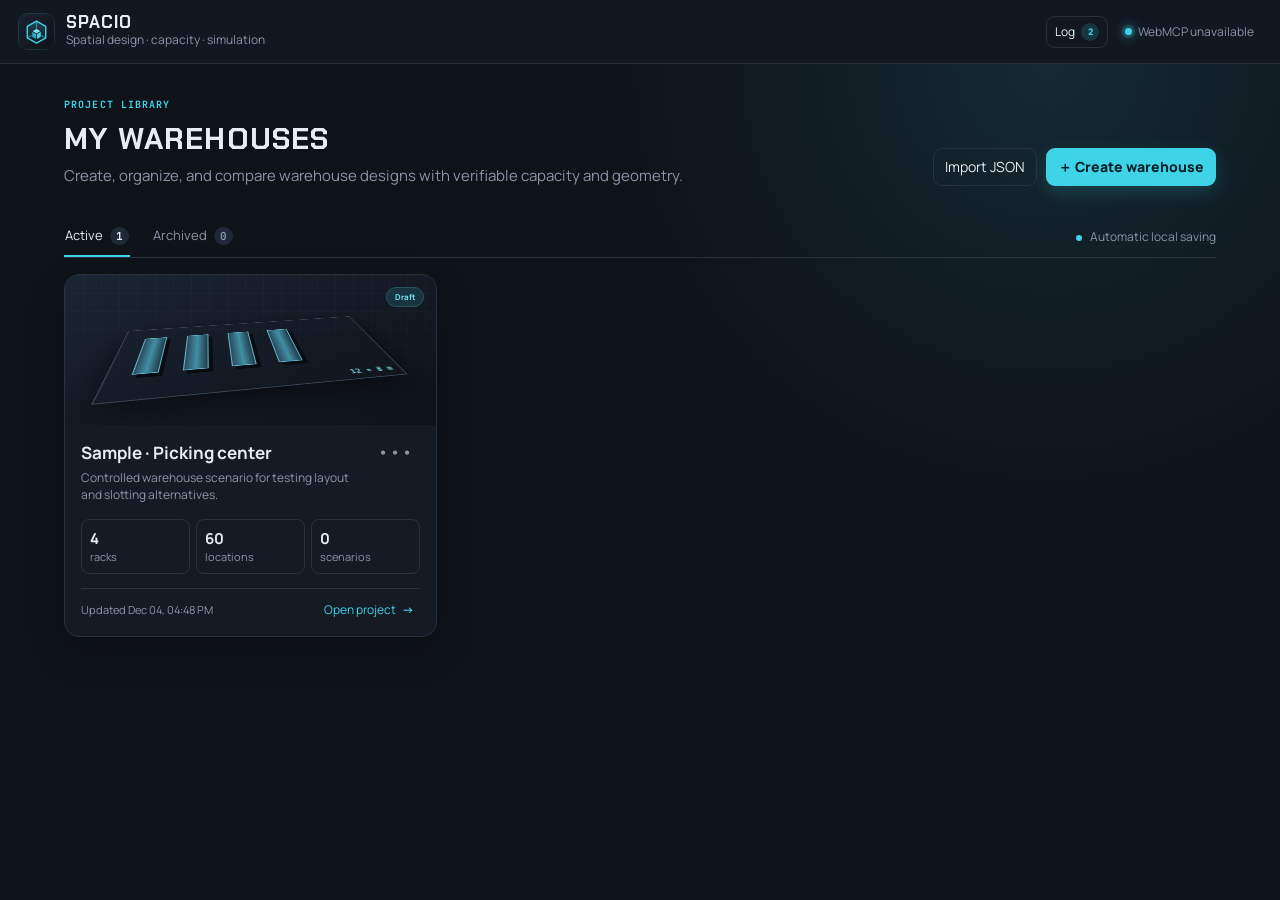
<file: index.html>
<!doctype html>
<html lang="en" class="route-pending">
<head>
  <meta charset="utf-8">
  <meta name="viewport" content="width=device-width,initial-scale=1">
  <title>Spacio · Warehouse design and simulation</title>
  <meta name="description" content="WebMCP 3D prototype for analyzing and reorganizing small warehouses.">
  <link rel="stylesheet" href="css/project-hub.css?v=77">
  <link rel="icon" type="image/svg+xml" href="assets/spacio-logo.svg">
  <link rel="stylesheet" href="https://fonts.googleapis.com/css2?family=Chakra+Petch:wght@600;700&family=Manrope:wght@400;500;600;700;800&family=JetBrains+Mono:wght@400;500;600;700;800&display=swap">
  <style>
    :root{color-scheme:dark;--bg:#0e1219;--panel:#151b25;--panel2:#1b2330;--line:#28313f;--line2:#3a4658;--text:#e8edf5;--muted:#8a95a8;--mint:#3fd3e8;--mint2:#7fe3f2;--amber:#f0c35d;--red:#ff796f;--violet:#a791ff;--blue:#62b4ff;--shadow:0 18px 54px rgba(0,0,0,.3)}
    *{box-sizing:border-box}body{margin:0;background:var(--bg);color:var(--text);font:13px/1.45 Manrope,ui-sans-serif,system-ui,-apple-system,"Segoe UI",sans-serif;overflow:hidden}button,textarea{font:inherit;color:inherit}button{cursor:pointer}.app{height:100vh;display:grid;grid-template-rows:64px 1fr}header{display:flex;align-items:center;justify-content:space-between;padding:0 18px;border-bottom:1px solid var(--line);background:#121822;z-index:10}.brand,.row,.header-actions,.metric-top,.panel-head,.legend,.rack-row,.selection-head,.mode-tabs{display:flex;align-items:center}.brand{gap:11px}.mark{width:37px;height:37px;border-radius:10px;background:linear-gradient(145deg,var(--mint),#1e8fa3);color:#06202a;display:grid;place-items:center;font-weight:900}.brand h1{margin:0;font-size:15px}.brand p{margin:0;color:var(--muted);font-size:10px}.header-actions{gap:9px}.status{color:var(--muted);font-size:11px}.status i{display:inline-block;width:7px;height:7px;border-radius:50%;background:var(--mint);margin-right:6px;box-shadow:0 0 12px var(--mint)}.mode-tabs{gap:4px;padding:4px;background:#1a2130;border:1px solid var(--line);border-radius:10px}.mode-tab{border:0;background:transparent;color:var(--muted);border-radius:7px;padding:7px 11px;font-size:10px}.mode-tab.active{background:#163540;color:var(--mint2)}.workspace,.design-frame{grid-row:2;grid-column:1;min-height:0}.route-pending .workspace,.route-pending .design-frame{visibility:hidden}.design-frame{display:none;width:100%;height:100%;border:0;background:var(--bg)}body.mode-design .workspace{display:none}body.mode-design .design-frame{display:block}
    .button{border:1px solid var(--line);background:#1b2330;border-radius:9px;padding:8px 11px;transition:.17s}.button:hover{border-color:var(--line2);transform:translateY(-1px)}.button.primary{background:var(--mint);color:#06202a;border-color:transparent;font-weight:800}.button.ghost{background:transparent}.button.small{font-size:10px;padding:6px 8px}.button:disabled{opacity:.45;transform:none;cursor:not-allowed}.log-trigger{display:flex;align-items:center;gap:6px}.log-count{min-width:18px;height:18px;padding:0 5px;border-radius:999px;display:grid;place-items:center;background:#163540;color:var(--mint);font:800 9px "JetBrains Mono",ui-monospace,monospace}.tool-status{display:flex;align-items:center;border:0;background:transparent;padding:6px 8px;border-radius:8px}.tool-status:hover{background:#1b2634;color:var(--mint2)}
    .workspace{min-height:0;display:grid;grid-template-columns:218px minmax(600px,1fr) 330px}.left,.right{background:var(--panel);min-height:0;overflow:auto}.left{border-right:1px solid var(--line);padding:14px}.right{border-left:1px solid var(--line);padding:14px}.left h2,.right h2{font-size:12px;margin:0}.eyebrow{text-transform:uppercase;letter-spacing:.11em;font:700 9px "JetBrains Mono",ui-monospace,monospace;color:var(--mint);margin-bottom:6px}.section{padding-bottom:14px;margin-bottom:14px;border-bottom:1px solid var(--line)}.section:last-child{border:0}.section-copy{color:var(--muted);font-size:10px;margin:5px 0 10px}.view-list,.layer-list,.rack-list{display:grid;gap:6px}.view-btn,.layer-btn,.rack-btn{border:1px solid var(--line);background:#181f2b;text-align:left;border-radius:8px;padding:8px 9px;color:var(--muted)}.view-btn.active,.layer-btn.active,.rack-btn.active{border-color:#2fa9bc;background:#163540;color:var(--mint2)}.view-btn strong,.layer-btn strong{display:block;color:inherit;font-size:11px}.view-btn small,.layer-btn small{font-size:9px;color:var(--muted)}.rack-row{justify-content:space-between}.rack-btn .occupancy{font:700 9px "JetBrains Mono",ui-monospace,monospace;color:var(--muted)}
    .facility-stats{display:grid;grid-template-columns:1fr 1fr;gap:6px}.facility-stats div{padding:8px;background:#181f2b;border:1px solid var(--line);border-radius:8px}.facility-stats strong{display:block;font-size:15px}.facility-stats small{color:var(--muted);font-size:9px}.center{min-width:0;min-height:0;display:grid;grid-template-rows:auto 1fr;background:radial-gradient(circle at 50% 0,#1b2a3a 0,transparent 38%),#0e1219}.metrics{display:grid;grid-template-columns:repeat(5,1fr);border-bottom:1px solid var(--line);background:rgba(18,24,34,.88)}.metric{padding:10px 12px;border-right:1px solid var(--line)}.metric:last-child{border:0}.metric-top{justify-content:space-between;text-transform:uppercase;letter-spacing:.07em;color:var(--muted);font-size:8px}.metric strong{font-size:20px;display:block;margin-top:3px}.metric small{color:var(--muted);font-size:9px}.delta{background:#163540;color:var(--mint);padding:1px 4px;border-radius:999px;font-size:8px}.delta.warn{background:#3c2b15;color:var(--amber)}
    .viewport{position:relative;min-height:0}.viewport canvas{width:100%;height:100%;display:block}.scene-head{position:absolute;left:14px;top:13px;padding:10px 12px;border:1px solid var(--line);border-radius:10px;background:rgba(21,27,37,.84);backdrop-filter:blur(12px);pointer-events:none}.scene-head h2{font-size:13px;margin:0}.scene-head p{font-size:9px;color:var(--muted);margin:3px 0 0}.camera-tools{position:absolute;right:14px;top:13px;display:flex;gap:5px;padding:4px;background:rgba(21,27,37,.84);border:1px solid var(--line);border-radius:10px}.camera-tools button{border:0;background:transparent;color:var(--muted);padding:6px 8px;border-radius:6px;font-size:9px}.camera-tools button.active{background:#163540;color:var(--text)}.legend{position:absolute;left:14px;bottom:14px;gap:12px;background:rgba(21,27,37,.88);border:1px solid var(--line);border-radius:9px;padding:8px 10px;color:var(--muted);font-size:9px}.legend span{display:flex;align-items:center;gap:5px}.legend i{width:8px;height:8px;border-radius:2px;background:var(--mint)}.legend .b{background:var(--amber)}.legend .c{background:var(--blue)}.legend .r{background:var(--red)}.legend .m{background:var(--violet)}.legend .n{background:#3a4658}.scene-status{position:absolute;right:14px;bottom:14px;background:rgba(21,27,37,.88);border:1px solid var(--line);border-radius:9px;padding:8px 10px;color:var(--muted);font-size:9px}.scene-status strong{color:var(--mint2)}
    .prompt{width:100%;min-height:104px;resize:vertical;border:1px solid var(--line);background:#121822;border-radius:9px;color:var(--text);padding:10px;outline:0;font-size:11px}.prompt:focus{border-color:#3fd3e8;box-shadow:0 0 0 3px rgba(63,211,232,.12)}.chips{display:flex;flex-wrap:wrap;gap:5px;margin:8px 0}.chip{border:1px solid var(--line);background:transparent;border-radius:999px;color:var(--muted);padding:4px 7px;font-size:9px}.generate{width:100%}.plans{display:grid;gap:6px;margin-top:9px}.plan{border:1px solid var(--line);background:#181f2b;border-radius:9px;padding:9px;text-align:left}.plan.active{border-color:#2fa9bc;background:#163540}.plan-head{display:flex;justify-content:space-between}.plan strong{font-size:11px}.plan .score{color:var(--mint);font:800 13px "JetBrains Mono",ui-monospace,monospace}.plan p{margin:3px 0 0;color:var(--muted);font-size:9px}.selection{border:1px solid var(--line);border-radius:10px;background:#1a2130;padding:10px}.selection-head{justify-content:space-between}.selection h3{font-size:12px;margin:2px 0}.selection-grid{display:grid;grid-template-columns:1fr 1fr;gap:6px;margin-top:8px}.selection-grid div{background:#1f2837;padding:7px;border-radius:7px}.selection-grid strong{display:block;font-size:11px}.selection-grid small{font-size:8px;color:var(--muted)}.constraint-list{display:grid;gap:8px}.constraint{display:flex;justify-content:space-between;gap:8px;padding-bottom:7px;border-bottom:1px solid var(--line);font-size:10px}.constraint:last-child{border:0}.constraint small{display:block;color:var(--muted);font-size:8px}.check{color:var(--mint)}.moves-preview{max-height:170px;overflow:auto;display:grid;gap:5px}.move{display:grid;grid-template-columns:1fr auto;gap:5px;border:1px solid var(--line);border-radius:7px;padding:7px}.move strong{font:700 9px "JetBrains Mono",ui-monospace,monospace}.move small{display:block;color:var(--muted);font-size:8px}.move b{color:var(--violet);font:700 9px "JetBrains Mono",ui-monospace,monospace}.approval{display:flex;gap:7px;margin-top:9px}.approval .button{flex:1}.activity{font-size:9px;color:var(--muted)}.activity strong{color:var(--mint2)}.toast{position:fixed;left:50%;bottom:22px;transform:translate(-50%,20px);opacity:0;transition:.2s;background:#163540;border:1px solid #2fa9bc;padding:10px 14px;border-radius:9px;z-index:40;pointer-events:none}.toast.show{opacity:1;transform:translate(-50%,0)}.log-backdrop{position:fixed;inset:0;z-index:80;background:rgba(6,9,14,.68);backdrop-filter:blur(4px);display:flex;justify-content:flex-end}.log-backdrop[hidden]{display:none}.log-panel{width:min(470px,100vw);height:100%;background:#121822;border-left:1px solid var(--line);box-shadow:-24px 0 70px rgba(0,0,0,.45);display:grid;grid-template-rows:auto auto 1fr}.log-head{display:flex;align-items:center;justify-content:space-between;padding:18px;border-bottom:1px solid var(--line)}.log-head h2{margin:2px 0 0;font-size:16px}.log-intro{margin:0;padding:12px 18px;color:var(--muted);font-size:10px;border-bottom:1px solid var(--line)}.log-list{overflow:auto;padding:12px 18px 24px;display:grid;align-content:start;gap:8px}.log-empty{padding:18px;border:1px dashed var(--line);border-radius:10px;color:var(--muted);font-size:11px;text-align:center}.log-entry{padding:10px;border:1px solid var(--line);border-radius:10px;background:#181f2b}.log-entry-top{display:flex;align-items:center;gap:7px;margin-bottom:5px}.log-actor{padding:2px 6px;border-radius:999px;font:800 8px "JetBrains Mono",ui-monospace,monospace;text-transform:uppercase;background:#163540;color:var(--mint)}.log-actor.agent{background:#24213c;color:#c9bdff}.log-actor.system{background:#2d2919;color:var(--amber)}.log-source,.log-time,.log-duration{color:var(--muted);font-size:8px}.log-time{margin-left:auto}.log-entry p{margin:0;color:#c5cdda;font-size:10px}.log-details{margin-top:9px;padding-top:8px;border-top:1px solid var(--line)}.log-details summary{cursor:pointer;color:var(--mint2);font-size:9px;list-style-position:outside;margin-left:12px}.log-details-grid{display:grid;gap:8px;margin-top:9px}.log-data-label{display:block;margin-bottom:3px;text-transform:uppercase;letter-spacing:.08em;color:var(--muted);font:700 8px "JetBrains Mono",ui-monospace,monospace}.log-tool{color:var(--mint2);font:700 9px "JetBrains Mono",ui-monospace,monospace}.log-data{max-height:220px;overflow:auto;margin:0;padding:8px;border:1px solid #28313f;border-radius:7px;background:#0e1219;color:#c5cdda;white-space:pre-wrap;overflow-wrap:anywhere;font:9px/1.5 "JetBrains Mono",ui-monospace,SFMono-Regular,Consolas,monospace}.log-data.error{border-color:#633c36;color:#ffaaa2}
    .data-state{border:1px solid var(--line);border-radius:10px;background:#1a2130;padding:10px}.data-state.empty{border-style:dashed}.data-state strong{display:block;font-size:12px}.data-state p{margin:4px 0 9px;color:var(--muted);font-size:9px}.data-actions{display:flex;gap:6px;margin-top:9px}.data-actions .button{flex:1}.catalog-summary{display:grid;grid-template-columns:repeat(3,1fr);gap:5px;margin:8px 0}.catalog-summary div{padding:7px;border-radius:7px;background:#1f2837}.catalog-summary strong{font-size:13px}.catalog-summary small{display:block;color:var(--muted);font-size:8px}.physical-summary{margin-top:7px;padding:8px;border:1px solid #2a5560;border-radius:8px;background:#14303a;color:#bfe4ec;font-size:9px;line-height:1.5}.physical-summary strong{display:inline;color:var(--mint);font-size:9px}.physical-summary.warn{border-color:#5c4930;background:#251f14;color:#efcf93}.catalog-tools{display:grid;grid-template-columns:minmax(0,1fr) auto;gap:6px;margin-top:8px}.catalog-search{min-width:0;border:1px solid var(--line);background:#121822;color:var(--text);border-radius:7px;padding:7px 9px;font-size:10px}.catalog-search:focus{outline:1px solid var(--mint);border-color:var(--mint)}.catalog-filters{display:flex;gap:3px}.catalog-filter{min-width:25px;border:1px solid var(--line);border-radius:7px;background:#121822;color:var(--muted);font:700 9px "JetBrains Mono",ui-monospace,monospace;cursor:pointer}.catalog-filter.active{border-color:#2fa9bc;background:#163540;color:var(--mint)}.catalog-count{display:block;margin-top:5px;color:var(--muted);font-size:8px}.product-preview{display:grid;gap:4px;max-height:260px;overflow:auto;margin-top:7px;padding-right:2px}.product-row{display:grid;grid-template-columns:1fr auto;gap:6px;padding:7px;border:1px solid var(--line);border-radius:7px}.product-row[role="button"]{cursor:pointer;outline:none}.product-row[role="button"]:hover,.product-row[role="button"]:focus{border-color:#2fa9bc;background:#1c2e3a}.product-row strong{font:700 9px "JetBrains Mono",ui-monospace,monospace}.product-row small{display:block;color:var(--muted);font-size:8px;line-height:1.45}.product-row b{color:var(--mint2);font:700 9px "JetBrains Mono",ui-monospace,monospace}.product-row.invalid{border-color:#6c433b;background:#211714}.product-row.invalid b{color:var(--red)}.catalog-empty{padding:12px;border:1px dashed var(--line);border-radius:8px;color:var(--muted);font-size:9px;text-align:center}.optimizer-fields{display:grid;grid-template-columns:1fr 1fr;gap:6px;margin:8px 0}.optimizer-fields label{color:var(--muted);font-size:8px}.optimizer-fields select,.optimizer-fields input{width:100%;margin-top:3px;border:1px solid var(--line);background:#121822;color:var(--text);border-radius:7px;padding:7px;font-size:10px}.optimizer-fields input:disabled{opacity:.42;cursor:not-allowed}.optimizer-note{margin:7px 0 9px;padding:7px;border:1px solid #28313f;border-radius:7px;background:#181f2b;color:var(--muted);font-size:8px;line-height:1.45}.optimizer-note strong{color:var(--mint2)}.optimizer[hidden]{display:none}
    .tools-dialog{width:min(960px,calc(100vw - 28px));height:min(820px,calc(100vh - 28px));border:1px solid var(--line2);border-radius:16px;background:#121822;color:var(--text);padding:0;box-shadow:0 30px 100px #000d}.tools-dialog::backdrop{background:rgba(6,9,14,.78);backdrop-filter:blur(5px)}.tools-shell{height:100%;display:grid;grid-template-rows:auto auto 1fr}.tools-head{display:flex;align-items:flex-start;justify-content:space-between;gap:16px;padding:20px 22px;border-bottom:1px solid var(--line)}.tools-head h2{margin:3px 0 2px;font-size:20px}.tools-head p{margin:0;color:var(--muted);font-size:10px}.tools-toolbar{display:flex;align-items:center;gap:10px;padding:12px 22px;border-bottom:1px solid var(--line)}.tools-search{flex:1;border:1px solid var(--line);border-radius:9px;background:#121822;color:var(--text);padding:9px 11px;outline:0}.tools-search:focus{border-color:var(--mint)}.tools-total{color:var(--muted);font:700 9px "JetBrains Mono",ui-monospace,monospace}.tools-catalog{overflow:auto;padding:16px 22px 28px}.tool-group{margin-bottom:20px}.tool-group-title{display:flex;align-items:center;gap:8px;margin:0 0 9px;font-size:12px}.tool-group-title span{border-radius:999px;background:#163540;color:var(--mint);padding:2px 7px;font:800 8px "JetBrains Mono",ui-monospace,monospace}.tool-grid{display:grid;grid-template-columns:repeat(2,minmax(0,1fr));gap:8px}.tool-card{border:1px solid var(--line);border-radius:10px;background:#181f2b;padding:11px}.tool-card-head{display:flex;align-items:flex-start;justify-content:space-between;gap:8px}.tool-card code{color:var(--mint2);overflow-wrap:anywhere;font:700 9px/1.4 "JetBrains Mono",ui-monospace,monospace}.tool-kind{flex:0 0 auto;border-radius:999px;padding:2px 6px;background:#24213c;color:#c9bdff;font:800 7px "JetBrains Mono",ui-monospace,monospace;text-transform:uppercase}.tool-kind.read{background:#163540;color:var(--mint)}.tool-card p{margin:7px 0 8px;color:#b4bdcb;font-size:9px}.tool-params{display:flex;flex-wrap:wrap;gap:4px}.tool-param{border:1px solid #2e3a4a;border-radius:5px;padding:2px 5px;color:var(--muted);font:8px "JetBrains Mono",ui-monospace,monospace}.tool-param.required{border-color:#4b5c72;color:#d5dce8}.tool-empty{padding:40px;border:1px dashed var(--line);border-radius:10px;text-align:center;color:var(--muted)}.product-form-dialog{width:min(630px,calc(100vw - 28px));height:fit-content;max-height:calc(100vh - 28px)}.product-form-dialog .tools-shell{height:auto;display:block}.product-form{display:grid;gap:11px;max-height:calc(100vh - 188px);padding:18px 22px 22px;overflow:auto}.product-form-grid{display:grid;grid-template-columns:1fr 1fr;gap:9px}.product-form label{display:grid;gap:4px;color:var(--muted);font-size:10px}.product-form input,.product-form select{width:100%;border:1px solid var(--line);border-radius:8px;background:#0e1219;color:var(--text);padding:8px 9px;font:11px Manrope,ui-sans-serif,sans-serif}.product-form input:focus,.product-form select:focus{outline:1px solid var(--mint);border-color:var(--mint)}.product-form .checkbox-row{display:flex;align-items:center;gap:7px;color:var(--text)}.product-form .checkbox-row input{width:auto}.product-form-note{margin:0;color:var(--muted);font-size:10px;line-height:1.5}.product-form-error{min-height:16px;margin:0;color:#ffaaa2;font-size:10px}.product-form-actions{display:flex;justify-content:flex-end;gap:7px}.product-form-actions .button{min-width:112px}
    .plan-view-toggle{display:grid;grid-template-columns:1fr 1fr;gap:5px}.plan-view-btn{border:1px solid var(--line);background:#181f2b;color:var(--muted);border-radius:7px;padding:7px 5px;font-size:9px}.plan-view-btn.active{border-color:#775dcc;background:#211d3a;color:#d6cdff}
    @media(max-width:1100px){.workspace{grid-template-columns:180px 1fr 286px}.left,.right{padding:10px}.metric{padding:8px}.metric strong{font-size:16px}}@media(max-width:820px){body{overflow:auto}.app{height:auto;min-height:100vh}.workspace{grid-template-columns:1fr}.left{display:none}.right{border:0}.center{height:720px}.header-actions .source{display:none}}
    .approval-status{margin-top:9px;padding:9px;border:1px solid #2a5560;border-radius:8px;background:#1c2e3a;color:#bfe4ec;font-size:9px;line-height:1.5}.approval-status strong{display:block;color:var(--mint);font-size:10px}.approval-status.applied{border-color:#665a31;background:#272313}.approval-status.applied strong{color:var(--amber)}.approval{flex-wrap:wrap}.approval .button{min-width:105px}
    .product-highlight{margin-top:8px;padding:8px;border:1px solid var(--line);border-radius:8px;background:#121822}.product-highlight-head{display:flex;align-items:center;justify-content:space-between;gap:8px}.product-highlight-head span{font-size:9px;color:var(--muted)}.product-highlight-actions{display:flex;align-items:center;gap:6px}.product-highlight input[type=color]{width:32px;height:27px;padding:2px;border:1px solid #2a5560;border-radius:6px;background:#1c2e3a;cursor:pointer}.product-highlight small{display:block;margin-top:5px;color:var(--muted);font-size:8px;line-height:1.4}
    .plan-facts{display:flex;flex-wrap:wrap;gap:4px 9px;margin-top:6px;color:#98a5b8;font:700 8px "JetBrains Mono",ui-monospace,monospace}
    @media(max-width:820px){header{position:sticky;top:0;height:auto;min-height:58px;padding:8px 10px;gap:7px;flex-wrap:wrap}.brand{min-width:0}.brand p{display:none}.brand h1{max-width:170px;white-space:nowrap;overflow:hidden;text-overflow:ellipsis}.mode-tabs{order:3;width:100%}.mode-tab{flex:1}.header-actions{gap:5px}.header-actions .button{padding:6px 8px;font-size:9px}.log-trigger{font-size:0}.log-trigger::before{content:'Log';font-size:9px}.tool-status{font-size:0}.tool-status span{font-size:9px}.workspace{display:flex;flex-direction:column}.center{height:620px;min-height:620px}.right{max-height:none;overflow:visible}.metrics{grid-template-columns:repeat(2,1fr)}.metric:nth-child(5){grid-column:1/-1}.scene-status{left:10px;right:10px;bottom:10px}.legend{left:10px;bottom:60px;max-width:calc(100% - 20px);flex-wrap:wrap}.camera-tools{right:10px}.catalog-tools{grid-template-columns:1fr}.catalog-filters{min-height:30px}.tool-grid{grid-template-columns:1fr}.tools-dialog{height:calc(100vh - 14px)}.tools-head,.tools-toolbar,.tools-catalog{padding-left:14px;padding-right:14px}}
    /* Spacio · dark refinado: display type */
    .brand h1{font:700 17px/1 "Chakra Petch",Manrope,sans-serif;text-transform:uppercase;letter-spacing:.06em}.mark{font:700 17px "Chakra Petch",sans-serif;background:var(--mint);color:#06202a;box-shadow:0 0 0 1px rgba(63,211,232,.25),0 0 22px rgba(63,211,232,.22)}.metric strong,.facility-stats strong,.hub-hero h2,.tools-head h2,.log-head h2,.project-dialog h2{font-family:"Chakra Petch",Manrope,sans-serif;font-variant-numeric:tabular-nums}.metric strong{color:var(--mint2);letter-spacing:.02em}.hub-hero h2{text-transform:uppercase;letter-spacing:.04em;font-size:30px}.button.primary{color:#06202a;box-shadow:0 6px 18px rgba(63,211,232,.18)}.status i{box-shadow:0 0 0 3px rgba(63,211,232,.18),0 0 12px var(--mint)}
    /* Spacio scrollbars */
    ::-webkit-scrollbar{width:10px;height:10px}::-webkit-scrollbar-track{background:transparent}::-webkit-scrollbar-thumb{background:var(--line2);border:3px solid transparent;background-clip:padding-box;border-radius:999px}::-webkit-scrollbar-thumb:hover{background:var(--mint);background-clip:padding-box}::-webkit-scrollbar-corner{background:transparent}@supports not selector(::-webkit-scrollbar){*{scrollbar-width:thin;scrollbar-color:var(--line2) transparent}}
    /* Rack dropdown */
    .rack-picker{position:relative}.rack-picker summary{list-style:none;cursor:pointer;display:flex;align-items:center;justify-content:space-between;gap:8px;border:1px solid var(--line2);background:var(--panel2);border-radius:8px;padding:8px 9px;color:var(--text)}.rack-picker summary::-webkit-details-marker{display:none}.rack-picker summary>div{min-width:0;flex:1}.rack-picker summary strong{display:block;font-size:11px}.rack-picker summary small{display:block;font-size:9px;color:var(--muted)}.rack-picker summary .occupancy{font:700 9px "JetBrains Mono",ui-monospace,monospace;color:var(--mint)}.rack-picker summary .rack-row{justify-content:space-between}.rack-picker summary::after{content:'';flex:0 0 auto;width:7px;height:7px;border-right:2px solid var(--mint);border-bottom:2px solid var(--mint);transform:rotate(45deg);margin:-3px 4px 0 0;transition:.15s}.rack-picker[open] summary{border-color:var(--mint);border-radius:8px 8px 0 0}.rack-picker[open] summary::after{transform:rotate(-135deg);margin-top:4px}.rack-picker .rack-list{max-height:264px;overflow:auto;border:1px solid var(--mint);border-top:0;border-radius:0 0 8px 8px;background:var(--panel2);padding:6px;gap:4px}.rack-picker .rack-btn{background:var(--panel)}.rack-picker .rack-btn:hover{border-color:var(--line2);color:var(--text)}
    .mark{background:transparent;box-shadow:none;border-radius:10px;overflow:hidden}.mark img{display:block;width:37px;height:37px}
    body{font-size:14px}.brand p,.status,.button.small,.mode-tab{font-size:12px}.workspace{grid-template-columns:240px minmax(560px,1fr) 360px}.left h2,.right h2{font-size:14px}.eyebrow{font-size:10px}.section-copy{font-size:12px;line-height:1.5}.left small,.right small,.metric small{font-size:11px;line-height:1.4}.left label,.right label{font-size:11px}.left button,.right button{font-size:12px}.view-btn strong,.layer-btn strong,.rack-picker summary strong{font-size:13px}.metric-top{font-size:10px}.legend,.scene-status{font-size:11px}.rack-picker summary small,.rack-picker summary .occupancy{font-size:11px}.approval-status,.approval-status strong,.product-highlight-head span,.product-highlight small,.plan-facts{font-size:11px}.tool-card code,.tool-card p,.tool-param,.tool-kind{font-size:11px}.tool-group-title span{font-size:10px}.plan-view-btn{font-size:11px}
    /* The scene column must be free to shrink: a 500px floor made the three columns demand 1030px and overflow every viewport below that. */
    @media(max-width:1100px){.workspace{grid-template-columns:210px minmax(0,1fr) 320px}}
    /* Log filters */
    .log-panel{grid-template-rows:auto auto auto 1fr}.log-filters{display:flex;flex-wrap:wrap;align-items:center;gap:8px;padding:10px 18px;border-bottom:1px solid var(--line)}.log-filter-group{display:flex;gap:2px;padding:3px;background:var(--panel2);border:1px solid var(--line);border-radius:999px}.log-filter{border:0;background:transparent;color:var(--muted);border-radius:999px;padding:4px 9px;font:700 9px "JetBrains Mono",ui-monospace,monospace;text-transform:uppercase;letter-spacing:.06em;cursor:pointer}.log-filter:hover{color:var(--text)}.log-filter.active{background:#163540;color:var(--mint)}.log-summary{margin-left:auto;color:var(--muted);font:700 9px "JetBrains Mono",ui-monospace,monospace}
  </style>
</head>
<body>
<div class="app">
  <header><div class="brand"><div class="mark"><img src="assets/spacio-logo.svg" alt="Spacio logo"></div><div><h1 id="brand-title">Spacio</h1><p id="brand-subtitle">Spatial design · capacity · simulation</p></div></div><nav class="mode-tabs" aria-label="Spacio modules"><button class="mode-tab" id="mode-design">Design</button><button class="mode-tab active" id="mode-products">Products</button></nav><div class="header-actions"><button class="button small ghost" id="go-home">← My warehouses</button><button class="button small ghost log-trigger" id="webmcp-log-button">Log <span class="log-count" id="webmcp-log-count">0</span></button><button class="status tool-status" id="webmcp-tools-button" type="button" aria-haspopup="dialog" aria-controls="webmcp-tools-dialog"><i></i><span id="webmcp-status">Checking WebMCP…</span></button></div></header>
  <iframe class="design-frame" id="design-frame" title="Spacio spatial design" src="facility-designer.html?embedded=1&v=79"></iframe>
  <div class="workspace">
    <aside class="left">
      <section class="section"><div class="eyebrow">Navigation</div><h2>Warehouse view</h2><p class="section-copy">Change scale without losing the active plan.</p><div class="view-list"><button class="view-btn active" data-camera="overview"><strong>3D perspective</strong><small>Full warehouse</small></button><button class="view-btn" data-camera="top"><strong>Top view</strong><small>Racks, zones, and aisles</small></button><button class="view-btn" data-camera="rack"><strong>Rack elevation</strong><small>Bays and levels</small></button></div></section>
      <section class="section"><div class="eyebrow">Heatmap</div><h2>Analytics layer</h2><p class="section-copy">Changes only the meaning of color; it does not move products.</p><div class="layer-list"><button class="layer-btn active" data-layer="velocity"><strong>A/B/C frequency</strong><small>A green: high · B amber: medium · C blue: low</small></button><button class="layer-btn" data-layer="ergonomic"><strong>Weight and height</strong><small>Red: weight above the allowed level · dark: no warning</small></button></div></section>
      <section class="section"><div class="eyebrow">Structure</div><h2>Racks</h2><p class="section-copy">Select one to isolate its elevation.</p><details class="rack-picker" id="rack-picker"><summary id="rack-summary"><div><strong>Select a rack</strong></div></summary><div class="rack-list" id="rack-list"></div></details></section>
      <section><div class="facility-stats"><div><strong id="facility-racks">0</strong><small>racks</small></div><div><strong id="facility-aisles">0</strong><small>rack rows</small></div><div><strong id="facility-slots">0</strong><small>locations</small></div><div><strong id="facility-zones">0</strong><small>operational zones</small></div></div></section>
    </aside>

    <main class="center">
      <section class="metrics"><article class="metric"><div class="metric-top"><span>Route / 20 picks</span><span class="delta" id="distance-delta">base</span></div><strong id="distance">—</strong><small>picking + transfer to dispatch</small></article><article class="metric"><div class="metric-top"><span>Operating time</span><span class="delta" id="time-delta">base</span></div><strong id="time">—</strong><small>travel + service</small></article><article class="metric"><div class="metric-top"><span>Weight/level warnings</span><span class="delta warn" id="heavy-delta">review</span></div><strong id="heavy">—</strong><small id="heavy-note">operating rule</small></article><article class="metric"><div class="metric-top"><span>Free reserve</span><span class="delta" id="capacity-delta">current</span></div><strong id="capacity">—</strong><small>locations geometric</small></article><article class="metric"><div class="metric-top"><span>Relocations</span><span class="delta" id="moves-delta">none</span></div><strong id="move-count">—</strong><small>physical moves</small></article></section>
      <section class="viewport" id="viewport"><canvas id="scene-canvas" aria-label="Interactive 3D warehouse"></canvas><div class="scene-head"><h2 id="scene-title">Current layout</h2><p id="scene-subtitle">Shared project model</p></div><div class="camera-tools"><button class="active" data-camera="overview">3D</button><button data-camera="top">Top</button><button data-camera="rack">Rack</button></div><div class="legend" id="layer-legend"><span><i></i>A · high</span><span><i class="b"></i>B · medium</span><span><i class="c"></i>C · low</span></div><div class="scene-status" id="scene-status"><strong>Listo.</strong> Review the inventory data.</div></section>
    </main>

    <aside class="right">
      <section class="section"><div class="eyebrow">Operational data</div><h2>Products and inventory</h2><p class="section-copy">The analysis uses products placed in the active design; it never invents data silently.</p><div class="data-state" id="inventory-state"></div><div class="catalog-tools" id="catalog-tools" hidden><input class="catalog-search" id="product-search" type="search" placeholder="Search SKU, name, or category" aria-label="Search products"><div class="catalog-filters" role="group" aria-label="Filter by velocity"><button class="catalog-filter active" type="button" data-velocity="all" aria-label="All velocity classes">All</button><button class="catalog-filter" type="button" data-velocity="A">A</button><button class="catalog-filter" type="button" data-velocity="B">B</button><button class="catalog-filter" type="button" data-velocity="C">C</button></div></div><small class="catalog-count" id="catalog-count" hidden></small><div class="product-preview" id="product-preview"></div></section>
      <section class="section optimizer" id="optimizer" hidden><div class="eyebrow">Deterministic optimization</div><h2>Generate alternatives</h2><p class="section-copy">Adjust the numeric rules and recalculate. Then select an alternative directly from the list.</p><div class="optimizer-fields"><label>Maximum moves<input id="maximum-moves" type="number" min="2" max="200" step="1" value="12"></label><label>Warning weight (kg)<input id="heavy-threshold" type="number" min="1" max="50" step="0.5" value="12"></label><label>Maximum heavy-item level<input id="heavy-level" type="number" min="1" max="8" step="1" value="2"></label><label>Minimum reserve (%)<input id="minimum-reserve" type="number" min="0" max="80" step="1" value="15"></label><label>Compact occupancy (%)<input id="compact-occupancy" type="number" min="50" max="100" step="1" value="85"></label><label>Effective speed (m/min)<input id="walking-speed" type="number" min="10" max="150" step="1" value="60"></label><label>Service per pick (s)<input id="service-seconds" type="number" min="0" max="300" step="1" value="15"></label></div><div class="optimizer-note"><strong>Transparent model:</strong> shortest route through walkable areas, round trip to the dispatch point, plus the configured service time. Weight/level is a configurable warning, not a NIOSH assessment or certification.</div><button class="button primary generate" id="generate">Calculate alternatives</button><div class="plans" id="plans"></div></section>
      <section class="section product-analysis" id="rack-analysis"><div class="eyebrow">3D selection</div><div class="selection" id="selection"><div class="selection-head"><div><h3 id="selection-title">Rack</h3><small id="selection-subtitle">No data</small></div><button class="button small ghost" id="focus-rack">Focus rack</button></div><div class="selection-grid"><div><strong id="selected-occupancy">—</strong><small>occupancy</small></div><div><strong id="selected-fast">—</strong><small>Fast-moving SKUs</small></div><div><strong id="selected-risk">—</strong><small>warnings</small></div><div><strong id="selected-picks">—</strong><small>picks / 90 days</small></div></div><div class="product-highlight" id="product-highlight" hidden><div class="product-highlight-head"><span>Highlight color</span><div class="product-highlight-actions"><input type="color" id="product-color" value="#a791ff" aria-label="Product highlight coloro"><button class="button small ghost" id="reset-product-color">Automatic</button></div></div><small>Visible in A/B/C Frequency. Warnings and relocations retain their analytical colors.</small></div><div class="approval"><button class="button primary" id="pick-product-route" disabled>Select a product to show its outbound route</button></div></div></section>
      <section class="section product-analysis" id="constraints"><div class="eyebrow">Constraints</div><div class="constraint-list"><div class="constraint"><span>Approved physical revision<small id="facility-approval-note">Approve the spatial design first</small></span><b class="check" id="facility-approval-check">—</b></div><div class="constraint"><span id="physical-rule">Geometric compatibility<small id="physical-note">Container, volume and type; not structural load</small></span><b class="check" id="physical-check">—</b></div><div class="constraint"><span id="heavy-rule">Weight/level warning<small>Operational screening, not RNLE</small></span><b class="check" id="heavy-check">—</b></div><div class="constraint"><span id="reserve-rule">Free capacity ≥ 15%<small>Configurable policy</small></span><b class="check" id="reserve-check">—</b></div><div class="constraint"><span>Human locks<small id="lock-note">0 locations</small></span><b class="check" id="lock-check">—</b></div></div></section>
      <section class="section product-analysis" id="execution"><div class="eyebrow">Alternative relocations</div><p class="section-copy" id="moves-copy">After calculating and selecting a proposal, its changes will appear automatically in purple.</p><div class="moves-preview" id="moves-preview"></div><div class="approval-status" id="approval-status" hidden></div><div class="approval"><button class="button primary" id="approve" disabled>Approve plan</button><button class="button ghost" id="revoke-approval" hidden>Revoke approval</button><button class="button primary" id="apply-approved" hidden>Apply simulation</button></div></section>
      <div class="activity" id="activity" hidden aria-hidden="true"><strong>System:</strong> modelo 3D cargado; none proposal aplicada.</div>
    </aside>
  </div>
</div><div class="log-backdrop" id="webmcp-log-backdrop" hidden><aside class="log-panel" role="dialog" aria-modal="true" aria-labelledby="webmcp-log-title"><div class="log-head"><div><div class="eyebrow">Traceability</div><h2 id="webmcp-log-title">Log</h2></div><button class="button small ghost" id="webmcp-log-close" aria-label="Close history">Close</button></div><p class="log-intro">Relevant actions performed by the person, agent, and system in Projects, Design and Products. Every WebMCP tool call is recorded with its parameters, result and duration.</p><div class="log-filters" id="webmcp-log-filters"><div class="log-filter-group" role="group" aria-label="Filter by actor"><button class="log-filter active" data-filter="actor" data-value="all">All</button><button class="log-filter" data-filter="actor" data-value="agent">Agent</button><button class="log-filter" data-filter="actor" data-value="human">Human</button><button class="log-filter" data-filter="actor" data-value="system">System</button></div><div class="log-filter-group" role="group" aria-label="Filter by module"><button class="log-filter active" data-filter="source" data-value="all">All</button><button class="log-filter" data-filter="source" data-value="Projects">Projects</button><button class="log-filter" data-filter="source" data-value="Design">Design</button><button class="log-filter" data-filter="source" data-value="Products">Products</button></div><span class="log-summary" id="webmcp-log-summary"></span><button class="button small ghost log-clear" id="webmcp-log-clear" type="button">Clear log</button></div><div class="log-list" id="webmcp-log-list"></div></aside></div><dialog class="tools-dialog product-form-dialog" id="product-form-dialog" aria-labelledby="product-form-title"><div class="tools-shell"><div class="tools-head"><div><div class="eyebrow">Inventory</div><h2 id="product-form-title">Add product</h2><p>Enter product master data manually. Spacio does not import sales data or infer velocity.</p></div><button class="button small ghost" id="product-form-close" type="button">Close</button></div><form class="product-form" id="manual-product-form"><div class="product-form-grid"><label>SKU<input id="manual-sku" name="sku" maxlength="120" required autocomplete="off" placeholder="e.g. WTR-750-BLU"></label><label>Product name<input name="name" maxlength="120" required autocomplete="off" placeholder="e.g. Insulated water bottle"></label><label>Category<input name="category" maxlength="120" autocomplete="off" placeholder="Optional"></label><label>Units in stock<input name="stock" type="number" min="0" max="100000000" step="1" value="1" required></label><label>Package weight (kg)<input name="packageWeightKg" type="number" min="0" max="100000" step="0.01" value="1" required></label><label>Units per container<input name="unitsPerContainer" type="number" min="1" max="1000000" step="1" value="1" required></label><label>Package length (m)<input name="packageLengthM" type="number" min="0.01" max="100" step="0.01" value="0.20" required></label><label>Package width (m)<input name="packageWidthM" type="number" min="0.01" max="100" step="0.01" value="0.15" required></label><label>Package height (m)<input name="packageHeightM" type="number" min="0.01" max="100" step="0.01" value="0.15" required></label><label>Storage type<select name="storageType"><option value="shelf">Shelf</option><option value="fragile">Fragile</option><option value="pallet">Pallet</option><option value="refrigerated">Refrigerated</option></select></label><label>Visual shape<select name="visualType"><option value="box">Box</option><option value="bottle">Bottle</option><option value="canister">Canister</option><option value="can">Can</option><option value="battery">Battery</option><option value="bag">Bag</option><option value="tube">Tube</option><option value="pallet">Pallet</option></select></label><label>Velocity class<select name="velocity"><option value="C">C · low</option><option value="B">B · medium</option><option value="A">A · high</option></select></label></div><label class="checkbox-row"><input name="stackable" type="checkbox" checked> Package can be stacked</label><p class="product-form-note">Velocity is a manual classification here. If you share sales data with an external agent, it can determine ABC and update this model through WebMCP.</p><p class="product-form-error" id="product-form-error" role="alert"></p><div class="product-form-actions"><button class="button ghost" id="product-form-cancel" type="button">Cancel</button><button class="button primary" type="submit">Add product</button></div></form></div></dialog><dialog class="tools-dialog" id="webmcp-tools-dialog" aria-labelledby="webmcp-tools-title"><div class="tools-shell"><div class="tools-head"><div><div class="eyebrow">Agent interface</div><h2 id="webmcp-tools-title">WebMCP tools</h2><p>Structured actions exposed by Spacio to a compatible agent.</p></div><button class="button small ghost" id="webmcp-tools-close" type="button">Close</button></div><div class="tools-toolbar"><input class="tools-search" id="webmcp-tools-search" type="search" placeholder="Search by name, purpose, or parameter…" aria-label="Search WebMCP tools"><span class="tools-total" id="webmcp-tools-total"></span></div><div class="tools-catalog" id="webmcp-tools-catalog"></div></div></dialog><div class="toast" id="toast"></div>

<script type="module">
  import * as THREE from './vendor/three/three.module.js';
  import { OrbitControls } from './vendor/three/examples/jsm/controls/OrbitControls.js';
  import { initProjectHub, persistActiveDraft, persistActiveInventory, projectHash, showAppDialog } from './js/project-hub.js?v=79';
  import { prepareWebMCPTool, validateWebMCPInput } from './js/webmcp-validation.mjs?v=73';
  import { buildRoutingModel, estimateBatchMetrics, cubePerOrderIndex, routeImprovementPercent, classifyWorkflowZones } from './js/slotlab-calculations.mjs?v=70';
  import { VISUAL_NAMES as visualNames, inferVisualType, rackBayAxis, rackSlotPosition, rackSlotDimensions, productVisualSize as sharedProductVisualSize, createProductVisual } from './js/product-visuals.mjs?v=73';

  const projectContext=initProjectHub();document.documentElement.classList.remove('route-pending');
  if(projectContext.route.mode==='design')document.body.classList.add('mode-design');

  const COLORS={A:0x3fd3e8,B:0xf0c35d,C:0x62b4ff,risk:0xff796f,moved:0xa791ff,rack:0x5a6880,floor:0x283142,zone:0x1c2a3a,empty:0x1b2330};
  const initialFacilityDraft=localStorage.getItem('slotlab-facility-draft');let savedFacility=null;try{savedFacility=JSON.parse(initialFacilityDraft)}catch{}const facilityConfig=savedFacility?.config||{shape:'rectangle',roomWidth:28,roomDepth:25,bays:6,levels:3,aisle:2},activeFacilityLayout=savedFacility?.layouts?.[savedFacility?.active]||savedFacility?.layout||null,rackDefs=(activeFacilityLayout?.items||[]).map((r,index)=>{const length=r.length||r.width||facilityConfig.rackLength||1.3,depth=r.depth||facilityConfig.rackDepth||1,rack={id:r.id||String.fromCharCode(65+index),category:r.category||null,roomId:r.roomId||null,accessAxis:r.accessAxis||null,x:r.x,z:r.z||0,length,depth};rack.bayAxis=rackBayAxis(rack);return rack}),rackIds=rackDefs.map(r=>r.id),rackX=rackDefs.map(r=>r.x),rackBays=facilityConfig.bays||6,rackLevels=facilityConfig.levels||3,slotsPerRack=rackBays*rackLevels,slots=[];
  function spatialSignature(config,layout){const cosmetic=new Set(['label','name','description']),sortKeys=value=>Array.isArray(value)?value.map(sortKeys):value&&typeof value==='object'?Object.fromEntries(Object.keys(value).filter(key=>!cosmetic.has(key)).sort().map(key=>[key,sortKeys(value[key])])):value;const payload=JSON.stringify(sortKeys({config,layout:{items:layout?.items||[],zones:layout?.zones||[],walls:layout?.walls||[],doors:layout?.doors||[],obstacles:layout?.obstacles||[]}}));let hash=2166136261;for(let index=0;index<payload.length;index++){hash^=payload.charCodeAt(index);hash=Math.imul(hash,16777619)}return`facility-${(hash>>>0).toString(16)}`}
  const activeFacilityRevision=spatialSignature(facilityConfig,activeFacilityLayout),approvedFacilityRevision=savedFacility?.approval?spatialSignature(savedFacility.approval.configuration,savedFacility.approval.layout):null,facilityApproved=Boolean(savedFacility?.approval&&activeFacilityRevision===approvedFacilityRevision);
  for(let r=0;r<rackDefs.length;r++)for(let bay=0;bay<rackBays;bay++)for(let level=1;level<=rackLevels;level++){const def=rackDefs[r],cell=rackSlotDimensions(def,rackBays,rackLevels),position=rackSlotPosition(def,bay,rackBays);slots.push({id:`${def.id}-${String(bay+1).padStart(2,'0')}-L${level}`,rackId:def.id,rackIndex:r,bay,level,x:position.x,y:.18+(level-1)*cell.levelGap+.20,z:position.z})}
  const baseNames=['Brake pads','Oil filter','Drive belt','Spark plugs','Wiper blades','Battery','Brake disc','5W30 oil','H4 lamp','Clutch kit','Shock absorber','Radiator','Wheel hub','Starter motor','Alternator','Floor mats','Hydraulic jack','Tools','Coolant','Grease'],categories=['Brakes','Filters','Motor','Electrical','Accessories','Lubricants','Suspension','Tools'];
  const storageNames={shelf:'Shelving',fragile:'Fragile',pallet:'Pallet',refrigerated:'Refrigerated'};
  function createDemoInventory(){
    const targetOccupancy=.65,count=Math.min(120,Math.max(1,Math.floor(slots.length*targetOccupancy))),origin=(activeFacilityLayout?.zones||[]).find(zone=>zone.type==='shipping')||{x:0,z:(facilityConfig.roomDepth||25)/2-1},orderedRacks=[...rackDefs].sort((a,b)=>Math.hypot(a.x-origin.x,a.z-origin.z)-Math.hypot(b.x-origin.x,b.z-origin.z)),activeRackCount=Math.min(rackDefs.length,Math.max(1,Math.ceil(count/Math.max(1,slotsPerRack*targetOccupancy)))),activeRacks=orderedRacks.slice(0,activeRackCount);
    if(orderedRacks.length>activeRackCount+3&&activeRackCount>=4){activeRacks[activeRackCount-2]=orderedRacks[Math.floor(orderedRacks.length*.55)];activeRacks[activeRackCount-1]=orderedRacks[Math.floor(orderedRacks.length*.75)]}
    const uniqueActive=[...new Map(activeRacks.map(rack=>[rack.id,rack])).values()],used=new Set(),products=Array.from({length:count},(_,i)=>{const stock=1+((i*11)%38),unitsPerContainer=4+(i%5)*2,packageWeightKg=Number((.4+((i*17)%185)/10).toFixed(1)),velocity=i<Math.ceil(count*.25)?'A':i<Math.ceil(count*.62)?'B':'C';return{id:`P${String(i+1).padStart(3,'0')}`,sku:`${categories[i%categories.length].slice(0,3).toUpperCase()}-${String(100+i)}`,name:`${baseNames[i%baseNames.length]}${i>=20?` ${Math.floor(i/20)+1}`:''}`,category:categories[i%categories.length],velocity,weight:packageWeightKg,packageWeightKg,stock,picks:velocity==='A'?160+((i*29)%70):velocity==='B'?65+((i*23)%85):12+((i*17)%48),packageLengthM:Number((.12+(i%4)*.025).toFixed(3)),packageWidthM:Number((.10+(i%3)*.025).toFixed(3)),packageHeightM:Number((.10+(i%5)*.02).toFixed(3)),unitsPerContainer,stackable:i%9!==0,allowHorizontalRotation:true,storageType:i%11===0?'fragile':'shelf'}});
    const showcaseProduct=products[0],showcaseFit=showcaseProduct&&slots[0]?physicalFit(showcaseProduct,slots[0]):null;if(showcaseFit?.perLocation>0){showcaseProduct.stock=(showcaseFit.perLocation+1)*showcaseProduct.unitsPerContainer;showcaseProduct.spansLocations=true}
    const nearCount=Math.max(1,Math.ceil(uniqueActive.length*.35)),middleStart=Math.max(0,Math.floor(uniqueActive.length*.25)),chooseRackIndex=(product,index)=>{if(product.velocity==='A')return index%9===0?uniqueActive.length-1:index%nearCount;if(product.velocity==='B')return middleStart+(index%Math.max(1,uniqueActive.length-middleStart));return index%uniqueActive.length};
    for(let index=0;index<products.length;index++){const product=products[index],preferred=chooseRackIndex(product,index),rackOrder=Array.from({length:uniqueActive.length},(_,offset)=>uniqueActive[(preferred+offset)%uniqueActive.length]),heavy=product.packageWeightKg>=12,warningPlacement=heavy&&index%8===0;let selected=null;for(const rack of rackOrder){const candidates=slots.filter(slot=>slot.rackId===rack.id&&!used.has(slot.id)&&physicalFit(product,slot).fits).sort((a,b)=>{const levelA=warningPlacement?-a.level:heavy?a.level:Math.abs(a.level-2),levelB=warningPlacement?-b.level:heavy?b.level:Math.abs(b.level-2);return levelA-levelB||((a.bay*7+index)%rackBays)-((b.bay*7+index)%rackBays)});if(candidates.length){selected=candidates[0];break}}if(!selected)selected=slots.find(slot=>!used.has(slot.id)&&physicalFit(product,slot).fits);if(selected){product.locationId=selected.id;used.add(selected.id)}}
    const showcase=products[0],oldShowcaseSlot=showcase?.locationId;if(showcase&&oldShowcaseSlot){used.delete(oldShowcaseSlot);let adjacentPair=null;for(const rack of uniqueActive){for(let level=1;level<=rackLevels&&!adjacentPair;level++){for(let bay=0;bay<rackBays-1;bay++){const first=slots.find(slot=>slot.rackId===rack.id&&slot.level===level&&slot.bay===bay),second=slots.find(slot=>slot.rackId===rack.id&&slot.level===level&&slot.bay===bay+1);if(first&&second&&!used.has(first.id)&&!used.has(second.id)&&physicalFit(showcase,first).fits&&physicalFit(showcase,second).fits){adjacentPair=[first,second];break}}}if(adjacentPair)break}if(adjacentPair){showcase.locationId=adjacentPair[0].id;used.add(adjacentPair[0].id);used.add(adjacentPair[1].id)}else used.add(oldShowcaseSlot)}
    products.forEach(product=>product.visualType=inferVisualType(product));
    return{version:3,source:'demo',periodDays:90,loadedAt:new Date().toISOString(),demoProfile:{version:10,name:'Controlled sample',targetActiveRacks:uniqueActive.length,targetOccupancyPercent:Math.round(targetOccupancy*100),intentionalIssues:['some distant A-class SKUs','some heavy containers above the recommended level'],expectedBehavior:'Alternatives should improve a realistic baseline and include at least one SKU spanning adjacent locations.'},products}
  }
  function normalizeProduct(product,i){const picks=Number(product.picks)||0,packageWeightKg=Math.max(0,Number(product.packageWeightKg??product.weight)||0),legacyDemo=inventory?.source==='demo'&&!product.packageLengthM,normalized={...product,id:product.id||`P${i+1}`,sku:product.sku||`SKU-${i+1}`,name:product.name||product.sku||`Product ${i+1}`,category:product.category||'General',weight:packageWeightKg,packageWeightKg,stock:Math.max(0,Math.floor(Number(product.stock)||0)),picks,velocity:['A','B','C'].includes(product.velocity)?product.velocity:(picks>150?'A':picks>60?'B':'C'),packageLengthM:Math.max(.01,Number(product.packageLengthM)||(legacyDemo ? .12+(i%4)*.025 : .2)),packageWidthM:Math.max(.01,Number(product.packageWidthM)||(legacyDemo ? .10+(i%3)*.025 : .15)),packageHeightM:Math.max(.01,Number(product.packageHeightM)||(legacyDemo ? .10+(i%5)*.02 : .15)),unitsPerContainer:Math.max(1,Math.floor(Number(product.unitsPerContainer)||(legacyDemo?4+(i%5)*2:1))),stackable:product.stackable!==false,allowHorizontalRotation:product.allowHorizontalRotation!==false,storageType:['shelf','fragile','pallet','refrigerated'].includes(product.storageType)?product.storageType:(legacyDemo&&i%11===0?'fragile':'shelf')};normalized.visualType=visualNames[product.visualType]?product.visualType:inferVisualType(normalized);return normalized}
  const inventory=projectContext.activeProject?.inventory,slotIds=new Set(slots.map(slot=>slot.id)),products=(Array.isArray(inventory?.products)?inventory.products:[]).map(normalizeProduct),legacyDemoNeedsMigration=inventory?.source==='demo'&&inventory?.demoProfile?.version!==10;
  function rackAccepts(product,slot){const category=String(rackDefs[slot.rackIndex]?.category||'').toLowerCase();if(product.storageType==='pallet')return /pallet/.test(category);if(product.storageType==='refrigerated')return /refriger|cold|yogurt/.test(category);return true}
  /* rackAccepts says what is allowed; this says what is sensible. Ambient goods may physically sit in a cold or pallet rack, but filling those with shelf boxes wastes the specialised racks and leaves picking empty. */
  function rackPrefers(product,slot){if(product.storageType==='pallet'||product.storageType==='refrigerated')return rackAccepts(product,slot);return !/pallet|refriger|cold/.test(String(rackDefs[slot.rackIndex]?.category||'').toLowerCase())}
  /* Spread over the least-loaded rack of the right category instead of packing the first ones: leaving whole racks empty looks like a bug and hides the value of the compaction plan. */
  function findSlotFor(product,taken){const load={};for(const slot of slots)if(taken.has(slot.id))load[slot.rackId]=(load[slot.rackId]||0)+1;const pick=candidates=>{let best=null;for(const slot of candidates){if(taken.has(slot.id)||!physicalFit(product,slot).fits)continue;if(!best||(load[slot.rackId]||0)<(load[best.rackId]||0)||((load[slot.rackId]||0)===(load[best.rackId]||0)&&(slot.level<best.level||(slot.level===best.level&&slot.bay<best.bay))))best=slot}return best};return pick(slots.filter(slot=>rackPrefers(product,slot)))||pick(slots)}
  /* Placement must start with the SKUs that have the fewest compatible racks: plain first-fit lets shelf items fill the cold and pallet racks and strands the products that can only live there. */
  let rackSampleSlots=null;const rackOptionsCache={},rackOptionsFor=product=>{rackSampleSlots??=[...new Map(slots.map(slot=>[slot.rackId,slot])).values()];return rackOptionsCache[product.storageType]??=rackSampleSlots.filter(slot=>rackAccepts(product,slot)).length},byRackChoice=(a,b)=>rackOptionsFor(a)-rackOptionsFor(b);
  function slotDimensions(slot){return rackSlotDimensions(rackDefs[slot.rackIndex],rackBays,rackLevels)}
  function productVisualSize(product,slot){return sharedProductVisualSize(product,rackDefs[slot.rackIndex],slot,rackBays,rackLevels)}
  function physicalFit(product,slot){if(!slot)return{fits:false,reason:'NO_LOCATION',containers:Math.ceil(product.stock/product.unitsPerContainer),perLocation:0,requiredLocations:Infinity};const cell=slotDimensions(slot),containers=Math.ceil(product.stock/product.unitsPerContainer),clearance=.01,orientations=[[product.packageLengthM,product.packageWidthM],...(product.allowHorizontalRotation===false?[]:[[product.packageWidthM,product.packageLengthM]])],perLayer=Math.max(...orientations.map(([w,d])=>Math.floor(cell.width/(w+clearance))*Math.floor(cell.depth/(d+clearance)))),layers=product.stackable?Math.floor(cell.height/(product.packageHeightM+clearance)):Math.min(1,Math.floor(cell.height/(product.packageHeightM+clearance))),perLocation=Math.max(0,perLayer*layers),storageCompatible=rackAccepts(product,slot),fits=perLocation>0&&storageCompatible;return{fits,reason:!storageCompatible?'STORAGE_TYPE':perLocation<1?'CONTAINER_TOO_LARGE':null,containers,perLocation,requiredLocations:fits?Math.max(1,Math.ceil(containers/perLocation)):Infinity,cell,clearanceM:clearance,structuralCapacityChecked:false}}
  function allocatePhysicalSet(candidateProducts,assignment){const used=new Set(),reservedPrimary=new Set(Object.values(assignment)),details=[],invalid=[];let requiredLocations=0,overflow=0;for(const product of candidateProducts){const primary=slots.find(slot=>slot.id===assignment[product.id]),fit=physicalFit(product,primary);if(!fit.fits||used.has(primary?.id)){const item={product,slot:primary,...fit,reason:fit.reason||'DUPLICATE_LOCATION',locationIds:[]};details.push(item);invalid.push(item);continue}requiredLocations+=fit.requiredLocations;const candidates=[primary,...slots.filter(slot=>slot.rackId===primary.rackId&&slot.id!==primary.id),...slots.filter(slot=>slot.rackId!==primary.rackId)].filter((slot,index,array)=>array.findIndex(item=>item.id===slot.id)===index&&!used.has(slot.id)&&(slot.id===primary.id||!reservedPrimary.has(slot.id))&&physicalFit(product,slot).fits).sort((a,b)=>{if(a.id===primary.id)return-1;if(b.id===primary.id)return 1;const score=slot=>(rackPrefers(product,slot)?0:5000)+(slot.rackId===primary.rackId?0:1000)+(slot.level===primary.level?0:100)+Math.abs(slot.bay-primary.bay)*10+Math.abs(slot.level-primary.level);return score(a)-score(b)}),allocated=candidates.slice(0,fit.requiredLocations);allocated.forEach(slot=>used.add(slot.id));const missing=Math.max(0,fit.requiredLocations-allocated.length),item={product,slot:primary,...fit,locationIds:allocated.map(slot=>slot.id),allocatedLocations:allocated.length,missingLocations:missing};if(missing){item.fits=false;item.reason='INSUFFICIENT_COMPATIBLE_LOCATIONS';invalid.push(item);overflow+=missing}details.push(item)}return{details,invalid,allocations:Object.fromEntries(details.map(item=>[item.product.id,item.locationIds])),requiredLocations,overflow,freePercent:Math.max(0,Math.round((1-used.size/Math.max(1,slots.length))*100))}}
  function evaluatePhysical(assignment){return allocatePhysicalSet([...products].sort(byRackChoice),assignment)}
  function physicalSnapshot(assignment){const result=evaluatePhysical(assignment);return{valid:!result.invalid.length&&!result.overflow,scope:'geometric container fit only',packingClearanceM:.01,structuralRackCapacityChecked:false,availableLocations:slots.length,requiredLocations:result.requiredLocations,freeCapacityPercent:result.freePercent,overflowLocations:result.overflow,allocations:result.allocations,invalidProducts:result.invalid.map(item=>({sku:item.product.sku,reason:item.reason,requiredLocations:item.requiredLocations,allocatedLocations:item.allocatedLocations||0,storageType:item.product.storageType,containerDimensionsM:{length:item.product.packageLengthM,width:item.product.packageWidthM,height:item.product.packageHeightM}}))}}
  function validateProductSet(candidateProducts){const occupied=new Set(),assignment={},preInvalid=[],ordered=[...candidateProducts].sort(byRackChoice);for(const product of ordered){const requested=slots.find(slot=>slot.id===product.locationId&&!occupied.has(slot.id)&&physicalFit(product,slot).fits),slot=requested||findSlotFor(product,occupied);if(!slot){const sample=slots[0]?physicalFit(product,slots[0]):{reason:'NO_LOCATION'};preInvalid.push({sku:product.sku,reason:sample.reason||'NO_COMPATIBLE_LOCATION'});continue}assignment[product.id]=slot.id;occupied.add(slot.id);
    /* Reserve the product's whole run now, otherwise later SKUs claim the extra locations a multi-slot pallet still needs. */
    let held=1;const needed=physicalFit(product,slot).requiredLocations;if(Number.isFinite(needed))for(const candidate of [...slots.filter(item=>item.rackId===slot.rackId),...slots.filter(item=>item.rackId!==slot.rackId&&rackPrefers(product,item)),...slots.filter(item=>item.rackId!==slot.rackId&&!rackPrefers(product,item))]){if(held>=needed)break;if(occupied.has(candidate.id)||!physicalFit(product,candidate).fits)continue;occupied.add(candidate.id);held+=1}}const assignedProducts=ordered.filter(product=>assignment[product.id]),allocated=allocatePhysicalSet(assignedProducts,assignment),invalid=[...preInvalid,...allocated.invalid.map(item=>({sku:item.product.sku,reason:item.reason,requiredLocations:item.requiredLocations,allocatedLocations:item.allocatedLocations||0}))];return{valid:!invalid.length&&!allocated.overflow,assignment,allocations:allocated.allocations,invalid,requiredLocations:allocated.requiredLocations,overflow:allocated.overflow,freeCapacityPercent:allocated.freePercent}}
  const BOOLEAN_FIELDS=new Set(['stackable','allowHorizontalRotation']),NUMBER_FIELDS=new Set(['packageWeightKg','stock','picks','packageLengthM','packageWidthM','packageHeightM','unitsPerContainer']);
  // Accepts the compact { columns, rows } payload so agents can send 200 SKUs without emitting one object per row.
  function productsFrom(input){if(Array.isArray(input.products))return{ok:true,products:input.products};const table=input.productsTable;if(!table)return{ok:false,error:'MISSING_PRODUCTS',message:'Provide products (array of objects) or productsTable ({ columns, rows }).'};const columns=table.columns.map(name=>String(name).trim());const products=table.rows.map(row=>{const product={};columns.forEach((column,index)=>{let value=row[index];if(value===null||value===undefined||value==='')return;if(NUMBER_FIELDS.has(column))value=typeof value==='number'?value:Number(String(value).replace(',','.'));else if(BOOLEAN_FIELDS.has(column))value=typeof value==='boolean'?value:!/^(no|false|0)$/i.test(String(value).trim());product[column]=value});return product});return{ok:true,products}}
  function prepareCandidateProducts(incoming){const normalized=incoming.map((product,index)=>normalizeProduct({...product,id:product.id||`P${String(index+1).padStart(3,'0')}`,sku:String(product.sku??'').trim(),name:String(product.name??'').trim()},index)),ids=normalized.map(product=>product.id.trim()),skus=normalized.map(product=>product.sku.toUpperCase());if(normalized.some(product=>!product.id.trim()))return{ok:false,error:'INVALID_PRODUCT_ID'};if(normalized.some(product=>!product.sku||!product.name))return{ok:false,error:'EMPTY_PRODUCT_TEXT'};if(new Set(ids).size!==ids.length)return{ok:false,error:'DUPLICATE_PRODUCT_ID'};if(new Set(skus).size!==skus.length)return{ok:false,error:'DUPLICATE_SKU'};return{ok:true,products:normalized}}
  const currentAssignment={},occupiedLocations=new Set();for(const {product} of products.map((product,i)=>({product,i})).sort((a,b)=>byRackChoice(a.product,b.product)||a.i-b.i)){const requested=slotIds.has(product.locationId)?slots.find(slot=>slot.id===product.locationId):null;let slot=requested&&!occupiedLocations.has(requested.id)&&physicalFit(product,requested).fits?requested:findSlotFor(product,occupiedLocations);if(slot){currentAssignment[product.id]=slot.id;occupiedLocations.add(slot.id)}}
  const slotById=id=>slots.find(slot=>slot.id===id),productById=id=>products.find(product=>product.id===id),clone=value=>JSON.parse(JSON.stringify(value)),sharedZones=activeFacilityLayout?.zones||[],workflowZones=classifyWorkflowZones(sharedZones),preparationZone=workflowZones.preparation,dispatchZone=workflowZones.dispatch,planningOrigin=preparationZone||dispatchZone||{x:0,z:(facilityConfig.roomDepth||25)/2-1},dispatchPoint=dispatchZone||planningOrigin,hasSeparateDispatch=Boolean(preparationZone&&dispatchZone&&preparationZone!==dispatchZone),workflowMode=hasSeparateDispatch?'preparation-and-dispatch':dispatchZone?'dispatch-only':preparationZone?'preparation-only':'unconfigured',rackBySlot=slot=>rackDefs[slot.rackIndex],routingModel=buildRoutingModel({config:facilityConfig,racks:rackDefs,origin:planningOrigin});
  const routedDistance=slot=>slot?routingModel.distanceToSlot(slot,rackBySlot(slot)):Infinity;
  /* Pairs are matched by compatibility, not by list position: rack categories make most cross-zone swaps impossible and a positional pairing silently yields no moves. */
  function makePairs({heavyWarningKg=12,heavyMaximumLevel=2}={}){if(products.length<2)return[];const used=new Set(),pairs=[],at=(product,assignment=currentAssignment)=>slotById(assignment[product.id]),distance=product=>routedDistance(at(product)),maximumLevel=Math.min(Math.max(1,heavyMaximumLevel),rackLevels);
    const swappable=(a,b)=>{const slotA=at(a),slotB=at(b);return Boolean(slotA&&slotB&&slotA.id!==slotB.id&&physicalFit(a,slotB).fits&&physicalFit(b,slotA).fits)},pairUp=(left,right,limit,worthwhile=()=>true)=>{for(const a of left){if(pairs.length>=limit)break;if(used.has(a.id))continue;const b=right.find(candidate=>!used.has(candidate.id)&&candidate.id!==a.id&&swappable(a,candidate)&&worthwhile(a,candidate));if(!b)continue;pairs.push([a.id,b.id]);used.add(a.id);used.add(b.id)}};
    const heavy=products.filter(p=>at(p)&&p.packageWeightKg>=heavyWarningKg&&at(p).level>maximumLevel).sort((a,b)=>b.packageWeightKg-a.packageWeightKg||at(b).level-at(a).level),light=products.filter(p=>at(p)&&p.packageWeightKg<heavyWarningKg&&at(p).level<=maximumLevel).sort((a,b)=>a.packageWeightKg-b.packageWeightKg||at(a).level-at(b).level);
    pairUp(heavy,light,3);
    const fast=products.filter(p=>at(p)&&p.velocity==='A'&&!used.has(p.id)).sort((a,b)=>distance(b)-distance(a)),slow=products.filter(p=>at(p)&&p.velocity==='C'&&!used.has(p.id)).sort((a,b)=>distance(a)-distance(b));
    pairUp(fast,slow,10,(a,b)=>distance(b)<distance(a));
    return pairs;}
  const balancedPairs=makePairs();
  function swapped(pairs){const assignment=clone(currentAssignment);for(const [a,b] of pairs){const slotA=slotById(assignment[a]),slotB=slotById(assignment[b]),productA=productById(a),productB=productById(b);if(!slotA||!slotB||!physicalFit(productA,slotB).fits||!physicalFit(productB,slotA).fits)continue;assignment[a]=slotB.id;assignment[b]=slotA.id}return assignment;}
  const ergonomicPairs=balancedPairs.filter(([a,b])=>productById(a)?.weight>=12||productById(b)?.weight>=12),velocityPairs=balancedPairs.filter(([a,b])=>productById(a)?.weight<12&&productById(b)?.weight<12&&(productById(a)?.velocity==='A'||productById(b)?.velocity==='A')),lowPairs=ergonomicPairs.slice(0,Math.min(2,ergonomicPairs.length)),speedPairs=[...velocityPairs];
  function metricsFor(assignment,heavyLimit=2,options={}){if(!products.length||!slots.length)return{distance:0,time:0,heavy:0,capacity:100,physicalInvalid:0,requiredLocations:0,unreachableProducts:0,pickingDistance:0,dispatchTransferDistance:0};const walkingSpeedMPerMin=Number(options.walkingSpeedMPerMin)||60,routeMetrics=estimateBatchMetrics({products,assignment,slotById,rackBySlot,routingModel,batchSize:20,walkingSpeedMPerMin,serviceSecondsPerPick:Number(options.serviceSecondsPerPick??15),heavyWarningKg:Number(options.heavyWarningKg)||12,heavyMaximumLevel:Math.min(heavyLimit,rackLevels)}),rawTransferDistance=hasSeparateDispatch?routingModel.distanceToPoint(dispatchPoint):0,dispatchUnreachable=hasSeparateDispatch&&!Number.isFinite(rawTransferDistance),dispatchTransferDistance=dispatchUnreachable?0:Number(rawTransferDistance.toFixed(1)),distance=Number((routeMetrics.distance+dispatchTransferDistance).toFixed(1)),travelMinutes=Number((distance/walkingSpeedMPerMin).toFixed(1)),time=Number((travelMinutes+routeMetrics.serviceMinutes).toFixed(1)),physical=evaluatePhysical(assignment),workflow=hasSeparateDispatch?'preparation-picking-preparation-dispatch':dispatchZone?'dispatch-picking-dispatch':preparationZone?'preparation-picking-preparation':'unconfigured-origin-picking-origin';return{...routeMetrics,distance,time,travelMinutes,pickingDistance:routeMetrics.distance,dispatchTransferDistance,dispatchUnreachable,unreachableProducts:routeMetrics.unreachableProducts+(dispatchUnreachable?1:0),workflow,workflowWarnings:workflowZones.warnings,capacity:physical.freePercent,physicalInvalid:physical.invalid.length,requiredLocations:physical.requiredLocations}}
  const currentMetrics=metricsFor(currentAssignment),balancedAssignment=swapped(balancedPairs),lowAssignment=swapped(lowPairs),speedAssignment=swapped(speedPairs),plans={current:{id:'current',name:'Current layout',assignment:currentAssignment,description:'State recorded in inventory.',...currentMetrics},balanced:{id:'balanced',name:'Balanced',assignment:balancedAssignment,description:'Combines travel, operational warnings, and implementation effort.',...metricsFor(balancedAssignment)},compact:{id:'compact',name:'Compact inventory',assignment:currentAssignment,description:'Concentrates products and releases complete racks as reserve capacity.',...currentMetrics},low:{id:'low',name:'Fewer moves',assignment:lowAssignment,description:'Prioritizes gradual implementation.',...metricsFor(lowAssignment)},speed:{id:'speed',name:'Gradual high-velocity',assignment:speedAssignment,description:'Swaps locations within the movement limit.',...metricsFor(speedAssignment)}};
  const savedPlanDecision=inventory?.planDecision&&['approved','applied'].includes(inventory.planDecision.status)?clone(inventory.planDecision):null;
  let workingInventory=clone(inventory||{version:3,source:'local',periodDays:90,loadedAt:new Date().toISOString(),products});
  function inventoryWithoutUndo(source=workingInventory){const clean=clone(source||{});delete clean.undoStack;return clean}
  function inventoryWithUndo(next,action){const history=Array.isArray(workingInventory?.undoStack)?clone(workingInventory.undoStack):[],snapshot=inventoryWithoutUndo();return{...next,undoStack:[...history,{at:new Date().toISOString(),action,inventory:snapshot}].slice(-10)}}
  function openManualProductForm(){const dialog=$('product-form-dialog'),form=$('manual-product-form');if(!dialog||!form)return;form.reset();for(const [name,placeholder,value] of [['stock','Optional · defaults to 0','0'],['packageWeightKg','Optional · defaults to 0','0'],['unitsPerContainer','Optional · defaults to 1','1']]){const field=form.elements[name];field.required=false;field.placeholder=placeholder;field.value=value}const velocity=form.elements.velocity;if(!velocity.querySelector('option[value=""]'))velocity.insertAdjacentHTML('afterbegin','<option value="">Not set</option>');velocity.value='';$('product-form-error').textContent='';dialog.showModal();setTimeout(()=>$('manual-sku').focus(),0)}
  function closeManualProductForm(){const dialog=$('product-form-dialog');if(dialog?.open)dialog.close()}
  function addManualProduct(event){event.preventDefault();const form=event.currentTarget,error=$('product-form-error'),data=new FormData(form),text=name=>String(data.get(name)||'').trim().replace(/\s+/g,' '),number=(name,min,max,integer=false,fallback=null)=>{const raw=data.get(name),value=raw===''||raw==null?fallback:Number(raw);return Number.isFinite(value)&&value>=min&&value<=max&&(!integer||Number.isInteger(value))?value:null},sku=text('sku').toUpperCase(),name=text('name'),category=text('category')||'General',stock=number('stock',0,100000000,true,0),weight=number('packageWeightKg',0,100000,false,0),units=number('unitsPerContainer',1,1000000,true,1),length=number('packageLengthM',.01,100),width=number('packageWidthM',.01,100),height=number('packageHeightM',.01,100),velocity=String(data.get('velocity')||''),storageType=String(data.get('storageType')||'shelf'),visualType=String(data.get('visualType')||'box');error.textContent='';if(!sku||!name||[length,width,height].includes(null)||[stock,weight,units].includes(null)){error.textContent='SKU, product name, and the three package dimensions are required.';return}if(products.some(product=>product.sku.toUpperCase()===sku)){error.textContent=`SKU ${sku} already exists in this warehouse.`;return}const id=`MAN-${Date.now().toString(36).toUpperCase()}-${Math.random().toString(36).slice(2,6).toUpperCase()}`,prepared=prepareCandidateProducts([...products,{id,sku,name,category,stock,picks:0,...(velocity?{velocity}:{}),packageWeightKg:weight,packageLengthM:length,packageWidthM:width,packageHeightM:height,unitsPerContainer:units,stackable:data.get('stackable')==='on',allowHorizontalRotation:true,storageType,visualType}]);if(!prepared.ok){error.textContent=`Unable to add product: ${prepared.error}.`;return}const validation=validateProductSet(prepared.products);if(!validation.valid){const issue=validation.invalid[0];error.textContent=`This product cannot be placed: ${issue?.reason||'no compatible physical location'}.`;return}const nextProducts=prepared.products.map(product=>({...product,locationId:validation.assignment[product.id],locationIds:validation.allocations[product.id]}));workingInventory=inventoryWithUndo({...workingInventory,version:3,source:workingInventory.source||'local',loadedAt:new Date().toISOString(),products:nextProducts,planDecision:null},`Add product ${sku}`);persistActiveInventory(workingInventory);closeManualProductForm();activity('Human',`added ${sku} manually and placed it in the physical model.`);toast(`${sku} added`);setTimeout(()=>location.reload(),350)}
  function undoInventory(actor='Human'){const history=Array.isArray(workingInventory?.undoStack)?workingInventory.undoStack:[];if(!history.length)return{ok:false,error:'NO_INVENTORY_HISTORY'};const previous=history.at(-1),restored={...clone(previous.inventory),undoStack:clone(history.slice(0,-1))};persistActiveInventory(restored);activity(actor,`undid “${previous.action}” and restored ${restored.products?.length||0} SKUs.`);setTimeout(()=>location.reload(),250);return{ok:true,restoredAction:previous.action,productCount:restored.products?.length||0,reloadScheduled:true}}
  const state={activePlan:'current',generated:false,layer:'velocity',planView:'changes',cameraMode:'overview',selectedRack:rackIds[0],selectedProductId:null,selectedLocationId:null,productSearch:'',productVelocity:'all',routeRunning:false,routeT:0,approvedPlan:savedPlanDecision?.status==='approved'?savedPlanDecision.planId:null,planDecision:savedPlanDecision,lockedBins:new Set((Array.isArray(workingInventory.lockedBinIds)?workingInventory.lockedBinIds:[]).filter(id=>slotIds.has(id))),tweenStart:0};
  const $=id=>document.getElementById(id),viewport=$('viewport'),canvas=$('scene-canvas');

  function usableRects(config){const W=config.roomWidth,D=config.roomDepth,shape=config.shape||'rectangle';if(shape==='l-shape'){const cw=Math.min(W-1,Math.max(1,config.cutWidth||W*.35)),cd=Math.min(D-1,Math.max(1,config.cutDepth||D*.4));return[{id:'main',x:0,z:cd/2,width:W,depth:D-cd},{id:'leg',x:-cw/2,z:-(D-cd)/2,width:W-cw,depth:cd}]}if(shape==='connected'){const w=config.room2Width||5,d=config.room2Depth||5;return[{id:'area1',x:0,z:0,width:W,depth:D},{id:'area2',x:W/2+w/2,z:0,width:w,depth:d}]}return[{id:'main',x:0,z:0,width:W,depth:D}]}
  const facilityRects=usableRects(facilityConfig),facilityExtents={minX:Math.min(...facilityRects.map(rect=>rect.x-rect.width/2)),maxX:Math.max(...facilityRects.map(rect=>rect.x+rect.width/2)),minZ:Math.min(...facilityRects.map(rect=>rect.z-rect.depth/2)),maxZ:Math.max(...facilityRects.map(rect=>rect.z+rect.depth/2))};facilityExtents.width=facilityExtents.maxX-facilityExtents.minX;facilityExtents.depth=facilityExtents.maxZ-facilityExtents.minZ;facilityExtents.centerX=(facilityExtents.minX+facilityExtents.maxX)/2;facilityExtents.centerZ=(facilityExtents.minZ+facilityExtents.maxZ)/2;
  const scene=new THREE.Scene();scene.fog=new THREE.Fog(0x0e1219,Math.max(30,Math.max(facilityExtents.width,facilityExtents.depth)*.55),Math.max(70,Math.max(facilityExtents.width,facilityExtents.depth)*1.7));const camera=new THREE.PerspectiveCamera(43,1,.1,220);camera.position.set(facilityExtents.centerX+25,20,facilityExtents.centerZ+27);const renderer=new THREE.WebGLRenderer({canvas,antialias:true,alpha:true});renderer.setPixelRatio(Math.min(devicePixelRatio,2));renderer.shadowMap.enabled=true;renderer.shadowMap.type=THREE.PCFSoftShadowMap;renderer.outputColorSpace=THREE.SRGBColorSpace;renderer.toneMapping=THREE.ACESFilmicToneMapping;renderer.toneMappingExposure=1.12;const controls=new OrbitControls(camera,canvas);controls.target.set(facilityExtents.centerX,2,facilityExtents.centerZ);controls.enableDamping=true;controls.maxPolarAngle=Math.PI/2.02;controls.minDistance=6;controls.maxDistance=Math.max(55,Math.max(facilityExtents.width,facilityExtents.depth)*1.4);
  /* Fog tracks the orbit distance: a range fixed to the building dimensions swallows the whole scene once the camera pulls back on a large facility. */
  function updateFogRange(){const span=Math.max(facilityExtents.width,facilityExtents.depth),distance=camera.position.distanceTo(controls.target);scene.fog.near=Math.max(30,distance*.95);scene.fog.far=scene.fog.near+Math.max(60,span*1.6)}
  function sceneTexture(key,size,draw,repeatX=1,repeatY=1){const bank=sceneTexture.bank||(sceneTexture.bank={});if(!bank[key]){const c=document.createElement('canvas');c.width=c.height=size;draw(c.getContext('2d'),size);const base=new THREE.CanvasTexture(c);base.colorSpace=THREE.SRGBColorSpace;base.wrapS=base.wrapT=THREE.RepeatWrapping;base.anisotropy=4;bank[key]=base}const texture=bank[key].clone();texture.repeat.set(repeatX,repeatY);texture.needsUpdate=true;return texture}
  function deckTexture(length,depth){return sceneTexture('deck',128,(ctx,s)=>{ctx.fillStyle='#dfe4ea';ctx.fillRect(0,0,s,s);ctx.fillStyle='#8d97a6';for(let y=8;y<s;y+=16)for(let x=8;x<s;x+=16){ctx.beginPath();ctx.arc(x,y,3.2,0,Math.PI*2);ctx.fill()}ctx.fillStyle='rgba(0,0,0,.18)';ctx.fillRect(0,0,s,3);ctx.fillRect(0,s-3,s,3)},Math.max(1,Math.round(length*2)),Math.max(1,Math.round(depth*2)))}
  function floorTexture(width,depth){return sceneTexture('floor',256,(ctx,s)=>{ctx.fillStyle='#9aa3b0';ctx.fillRect(0,0,s,s);let seed=7;const rand=()=>{seed=(seed*1664525+1013904223)>>>0;return seed/4294967296};for(let i=0;i<2600;i++){const light=rand()>.5;ctx.fillStyle=`rgba(${light?255:0},${light?255:0},${light?255:0},${(rand()*.09).toFixed(3)})`;ctx.fillRect(rand()*s,rand()*s,1+rand()*3,1+rand()*3)}ctx.strokeStyle='rgba(20,26,36,.55)';ctx.lineWidth=2;ctx.strokeRect(1,1,s-2,s-2);ctx.strokeStyle='rgba(255,255,255,.08)';ctx.strokeRect(4,4,s-8,s-8)},Math.max(1,Math.round(width/2)),Math.max(1,Math.round(depth/2)))}
  scene.add(new THREE.HemisphereLight(0xe6f4ff,0x1b2330,2.3));const sun=new THREE.DirectionalLight(0xffffff,2.5);sun.position.set(-12,24,14);sun.castShadow=true;sun.shadow.mapSize.set(2048,2048);sun.shadow.camera.left=-25;sun.shadow.camera.right=25;sun.shadow.camera.top=25;sun.shadow.camera.bottom=-25;sun.shadow.bias=-.0004;scene.add(sun);{const rim=new THREE.DirectionalLight(0x3fd3e8,.55);rim.position.set(18,9,-16);scene.add(rim)}
  const facilityWidth=facilityExtents.width,facilityDepth=facilityExtents.depth,facilityMax=Math.max(facilityWidth,facilityDepth),floorGroup=new THREE.Group(),grid=new THREE.Group();scene.add(floorGroup,grid);for(const rect of facilityRects){const floor=new THREE.Mesh(new THREE.BoxGeometry(rect.width,.3,rect.depth),new THREE.MeshStandardMaterial({color:rect.id==='area2'?0x2b3648:0x283142,map:floorTexture(rect.width,rect.depth),roughness:.92}));floor.position.set(rect.x,-.2,rect.z);floor.receiveShadow=true;floorGroup.add(floor);const helperSize=Math.max(rect.width,rect.depth),helper=new THREE.GridHelper(helperSize,Math.ceil(helperSize),0x2e3a4a,0x1b2330);helper.scale.x=rect.width/helperSize;helper.scale.z=rect.depth/helperSize;helper.position.set(rect.x,.01,rect.z);grid.add(helper)}
  const racksGroup=new THREE.Group(),productsGroup=new THREE.Group(),zonesGroup=new THREE.Group(),routeGroup=new THREE.Group(),moveGroup=new THREE.Group();scene.add(zonesGroup,racksGroup,productsGroup,routeGroup,moveGroup);const rackMeshes=[],rackLocationLabelGroups=[],productMeshes=new Map(),productMeshSets=new Map(),allProductMeshes=()=>[...productMeshSets.values()].flat();
  function box(w,h,d,color,x,y,z,group=scene,opacity=1,material={}){const mesh=new THREE.Mesh(new THREE.BoxGeometry(w,h,d),new THREE.MeshStandardMaterial({color,roughness:.62,transparent:opacity<1,opacity,...material}));mesh.position.set(x,y,z);mesh.castShadow=true;mesh.receiveShadow=true;group.add(mesh);return mesh;}
  function addZone(label,x,z,w,d,color){const mesh=box(w,.05,d,color,x,.02,z,zonesGroup,.42);mesh.userData={zone:label};const sprite=makeLabel(label);sprite.position.set(x,.15,z);zonesGroup.add(sprite)}
  function makeLabel(text){const c=document.createElement('canvas');c.width=512;c.height=116;const ctx=c.getContext('2d'),texture=new THREE.CanvasTexture(c);texture.colorSpace=THREE.SRGBColorSpace;texture.anisotropy=4;const draw=()=>{ctx.clearRect(0,0,512,116);ctx.fillStyle='rgba(14,18,25,.92)';ctx.beginPath();ctx.roundRect(4,8,504,100,18);ctx.fill();ctx.strokeStyle='rgba(63,211,232,.55)';ctx.lineWidth=3;ctx.stroke();ctx.fillStyle='#3fd3e8';ctx.fillRect(4,54,14,8);ctx.fillRect(494,54,14,8);ctx.fillStyle='#7fe3f2';ctx.font='700 40px "Chakra Petch",Manrope,system-ui,sans-serif';ctx.textAlign='center';ctx.textBaseline='middle';ctx.letterSpacing='3px';ctx.fillText(String(text).toUpperCase(),256,60);texture.needsUpdate=true};draw();document.fonts?.ready.then(draw);const sprite=new THREE.Sprite(new THREE.SpriteMaterial({map:texture,transparent:true,depthTest:false}));sprite.scale.set(4.4,1,1);return sprite;}
  function makeLocationLabel(text,width=.88){const c=document.createElement('canvas');c.width=512;c.height=128;const ctx=c.getContext('2d'),texture=new THREE.CanvasTexture(c);texture.colorSpace=THREE.SRGBColorSpace;texture.anisotropy=4;const draw=()=>{ctx.clearRect(0,0,512,128);ctx.fillStyle='rgba(14,18,25,.94)';ctx.beginPath();ctx.roundRect(6,10,500,108,22);ctx.fill();ctx.strokeStyle='rgba(63,211,232,.85)';ctx.lineWidth=5;ctx.stroke();ctx.fillStyle='#3fd3e8';ctx.fillRect(30,52,10,24);const label=String(text);let size=58;ctx.font=`700 ${size}px "JetBrains Mono",ui-monospace,monospace`;while(size>26&&ctx.measureText(label).width>420){size-=2;ctx.font=`700 ${size}px "JetBrains Mono",ui-monospace,monospace`}ctx.fillStyle='#e8edf5';ctx.textAlign='center';ctx.textBaseline='middle';ctx.fillText(label,276,66);texture.needsUpdate=true};draw();document.fonts?.ready.then(draw);const plate=new THREE.Mesh(new THREE.PlaneGeometry(width,width/4),new THREE.MeshBasicMaterial({map:texture,transparent:true,side:THREE.DoubleSide,depthWrite:false}));plate.renderOrder=3;return plate;}
  function createProductMesh(product,slot,visual,color){return createProductVisual(THREE,{renderer,product,visual,color,group:productsGroup})}
  if(sharedZones.length){const zoneColors={dock:0x2c5a66,shipping:0x234e5a,baskets:0x574527,office:0x283b58,service:0x5a4437};for(const zone of sharedZones)addZone(zone.label,zone.x,zone.z,zone.width,zone.depth,zoneColors[zone.type]||COLORS.zone)}
  const rackHeight=1.05+rackLevels*.72;for(let r=0;r<rackDefs.length;r++){const def=rackDefs[r],rackId=def.id,x=def.x,zCenter=def.z,frame=new THREE.Group(),locationLabels=new THREE.Group();frame.userData={rackId};for(const postX of [x-def.length/2,x+def.length/2])for(const postZ of [zCenter-def.depth/2,zCenter+def.depth/2]){const post=box(.055,rackHeight,.055,COLORS.rack,postX,rackHeight/2,postZ,frame,1,{metalness:.68,roughness:.34});post.userData={rackId};rackMeshes.push(post)}for(let level=0;level<=rackLevels;level++){const y=.18+level*(rackHeight-.25)/rackLevels,shelf=box(def.length,.05,def.depth,COLORS.rack,x,y,zCenter,frame,1,{map:deckTexture(def.length,def.depth),metalness:.42,roughness:.52});shelf.userData={rackId};rackMeshes.push(shelf)}for(const slot of slots.filter(item=>item.rackId===rackId)){const marker=makeLocationLabel(slot.id,Math.min(1,Math.max(.28,(def.bayAxis==='z'?def.depth:def.length)/rackBays*.9)));if(def.bayAxis==='z')marker.rotation.y=Math.PI/2;if(def.bayAxis==='z')marker.position.set(x+def.length/2+.08,slot.y-.18,slot.z);else marker.position.set(slot.x,slot.y-.18,zCenter+def.depth/2+.08);locationLabels.add(marker)}locationLabels.visible=false;frame.add(locationLabels);rackLocationLabelGroups.push(locationLabels);const label=makeLabel(`RACK ${rackId}${def.category?` · ${def.category}`:''}`);label.position.set(x,rackHeight+.24,zCenter);{const labelWidth=Math.min(2.8,Math.max(1.4,def.length*.6));label.scale.set(labelWidth,labelWidth/4.4,1)}frame.add(label);racksGroup.add(frame)}
  const initialAllocations=evaluatePhysical(currentAssignment).allocations;for(const product of products){const locationIds=initialAllocations[product.id]?.length?initialAllocations[product.id]:[currentAssignment[product.id]],meshes=[];for(let allocationIndex=0;allocationIndex<locationIds.length;allocationIndex++){const slot=slotById(locationIds[allocationIndex]);if(!slot)continue;const visual=productVisualSize(product,slot),y=slot.y-.175+visual.height/2,mesh=createProductMesh(product,slot,visual,COLORS[product.velocity]);mesh.position.set(slot.x,y,slot.z);mesh.userData={productId:product.id,slotId:slot.id,rackId:slot.rackId,allocationIndex,allocationCount:locationIds.length,target:new THREE.Vector3(slot.x,y,slot.z),start:new THREE.Vector3(slot.x,y,slot.z)};meshes.push(mesh)}if(meshes.length){productMeshes.set(product.id,meshes[0]);productMeshSets.set(product.id,meshes)}}
  const startZone=planningOrigin,polylineCurve=points=>{const curve=new THREE.CurvePath();for(let index=0;index<points.length-1;index++)curve.add(new THREE.LineCurve3(points[index],points[index+1]));return curve},productRouteSpeedMetersPerSecond=2;let routeCurve=polylineCurve([new THREE.Vector3(startZone.x,.28,startZone.z),new THREE.Vector3(startZone.x+.2,.28,startZone.z)]),routeLength=.2,routeProductMesh=null,routeSourceMesh=null,routeProductId=null;const routeLine=new THREE.Line(new THREE.BufferGeometry().setFromPoints(routeCurve.getPoints(24)),new THREE.LineBasicMaterial({color:0xf6d36f,transparent:true,opacity:.9}));routeLine.visible=false;routeGroup.add(routeLine);
  function clearProductRoute(showStatus=false){state.routeRunning=false;routeLine.visible=false;if(routeSourceMesh)routeSourceMesh.visible=true;if(routeProductMesh){routeGroup.remove(routeProductMesh);routeProductMesh.material.dispose();routeProductMesh=null}routeSourceMesh=null;routeProductId=null;const selected=productById(state.selectedProductId),button=$('pick-product-route');if(button)button.textContent=selected?`Show outbound route for ${selected.sku}`:'Select a product to show its outbound route';if(showStatus)$('scene-status').innerHTML='<strong>Product restored.</strong> It returned visually to its location; inventory was never modified.'}
  function showProductExitRoute(productId,assignment,locationId=null){const product=productById(productId),preferredSlot=slotById(locationId),slot=preferredSlot||slotById(assignment[productId]),source=(productMeshSets.get(productId)||[]).find(mesh=>mesh.userData.slotId===slot?.id)||productMeshes.get(productId);if(!product||!slot||!source)return{ok:false,error:'PRODUCT_NOT_LOCATED'};const outbound=routingModel.pathToSlot(slot,rackBySlot(slot));if(!outbound.length)return{ok:false,error:'UNREACHABLE_PICK_LOCATION'};const dispatchPath=hasSeparateDispatch?routingModel.pathToPoint(dispatchPoint):[];if(hasSeparateDispatch&&!dispatchPath.length)return{ok:false,error:'UNREACHABLE_DISPATCH'};clearProductRoute(false);const toPreparation=outbound.slice().reverse().map(point=>new THREE.Vector3(point.x,.28,point.z)),toDispatch=dispatchPath.map(point=>new THREE.Vector3(point.x,.28,point.z)),points=[source.position.clone(),...toPreparation,...toDispatch].filter((point,index,array)=>index===0||point.distanceTo(array[index-1])>.02);if(points.length<2)return{ok:false,error:'ROUTE_NOT_AVAILABLE'};routeCurve=polylineCurve(points);routeLength=Math.max(.2,routeCurve.getLength());routeLine.geometry.dispose();routeLine.geometry=new THREE.BufferGeometry().setFromPoints(points);routeLine.visible=true;routeProductMesh=source.clone();routeProductMesh.material=source.material.clone();routeProductMesh.position.copy(points[0]);routeProductMesh.userData={...source.userData,routeCopy:true};routeGroup.add(routeProductMesh);routeSourceMesh=source;routeSourceMesh.visible=false;routeProductId=productId;state.routeRunning=true;state.routeT=0;const button=$('pick-product-route');if(button)button.textContent='Stop and restore product';return{ok:true,productId,sku:product.sku,from:slot.id,via:hasSeparateDispatch?'packing':null,to:dispatchZone?'dispatch':preparationZone?'packing':'unconfigured operating origin',distanceMeters:Number(routeLength.toFixed(1)),speedMetersPerSecond:productRouteSpeedMetersPerSecond,workflow:hasSeparateDispatch?'slot-to-preparation-to-dispatch':dispatchZone?'slot-to-dispatch':preparationZone?'slot-to-preparation':'slot-to-unconfigured-origin',warnings:workflowZones.warnings}}

  function rackStats(assignment){const physical=evaluatePhysical(assignment),counts=Object.fromEntries(rackIds.map(id=>[id,0]));for(const locationIds of Object.values(physical.allocations))for(const id of locationIds){const slot=slotById(id);if(slot)counts[slot.rackId]++}const activeRackIds=rackIds.filter(id=>counts[id]>0),reserveRackIds=rackIds.filter(id=>!counts[id]),occupancies=activeRackIds.map(id=>counts[id]/slotsPerRack),congestedRackIds=activeRackIds.filter(id=>counts[id]/slotsPerRack>.85);return{counts,activeRackIds,reserveRackIds,activeRacks:activeRackIds.length,reserveRacks:reserveRackIds.length,averageOccupancyPercent:occupancies.length?Math.round(occupancies.reduce((a,b)=>a+b,0)/occupancies.length*100):0,maximumOccupancyPercent:occupancies.length?Math.round(Math.max(...occupancies)*100):0,congestedRackIds}}
  function buildCompactAssignment(heavyLimit=2,occupancyLimit=.85,heavyWarningKg=12){const assignment={},reserved=new Set(),rackUse=Object.fromEntries(rackIds.map(id=>[id,0])),orderedProducts=[...products].sort((a,b)=>{const fitA=physicalFit(a,slotById(currentAssignment[a.id])),fitB=physicalFit(b,slotById(currentAssignment[b.id]));return byRackChoice(a,b)||cubePerOrderIndex(a,fitA.requiredLocations)-cubePerOrderIndex(b,fitB.requiredLocations)||(b.picks-a.picks)}),orderedRacks=[...rackDefs].sort((a,b)=>{const slotA=slots.find(slot=>slot.rackId===a.id),slotB=slots.find(slot=>slot.rackId===b.id);return routedDistance(slotA)-routedDistance(slotB)});const place=(product,limit,forceCurrent=false,enforceWeightLevel=true)=>{const currentId=currentAssignment[product.id],currentSlot=slotById(currentId),rackCandidates=forceCurrent&&currentSlot?[rackDefs[currentSlot.rackIndex]]:[...orderedRacks].sort((a,b)=>{const slotA=slots.find(slot=>slot.rackId===a.id),slotB=slots.find(slot=>slot.rackId===b.id);return (slotB&&rackPrefers(product,slotB)?1:0)-(slotA&&rackPrefers(product,slotA)?1:0)});for(const rack of rackCandidates){const rackSlots=slots.filter(slot=>slot.rackId===rack.id&&!reserved.has(slot.id)&&(!state.lockedBins.has(slot.id)||slot.id===currentId)&&physicalFit(product,slot).fits&&(!enforceWeightLevel||product.packageWeightKg<heavyWarningKg||slot.level<=heavyLimit)).sort((a,b)=>{if(forceCurrent&&a.id===currentId)return-1;if(forceCurrent&&b.id===currentId)return 1;const targetLevel=product.packageWeightKg>=heavyWarningKg?1:product.velocity==='A'?Math.min(2,rackLevels):Math.ceil(rackLevels/2);return Math.abs(a.level-targetLevel)-Math.abs(b.level-targetLevel)||routedDistance(a)-routedDistance(b)}),primary=rackSlots[0];if(!primary)continue;const needed=physicalFit(product,primary).requiredLocations,maxRackUse=Math.max(needed,Math.floor(slotsPerRack*limit));if(rackUse[rack.id]+needed>maxRackUse||rackSlots.length<needed)continue;const chosen=rackSlots.slice(0,needed);assignment[product.id]=(forceCurrent&&chosen.some(slot=>slot.id===currentId)?currentId:chosen[0].id);chosen.forEach(slot=>reserved.add(slot.id));rackUse[rack.id]+=needed;return true}return false};const keepSomewhere=product=>{const currentId=currentAssignment[product.id],candidates=[slotById(currentId),...slots.filter(slot=>slot.id!==currentId)].filter(slot=>slot&&!reserved.has(slot.id)&&physicalFit(product,slot).fits);if(!candidates.length)return false;const primary=candidates[0],chosen=candidates.slice(0,physicalFit(product,primary).requiredLocations);assignment[product.id]=primary.id;chosen.forEach(slot=>{reserved.add(slot.id);rackUse[slot.rackId]=(rackUse[slot.rackId]||0)+1});return true};for(const product of orderedProducts.filter(product=>state.lockedBins.has(currentAssignment[product.id])))place(product,1,true);for(const product of orderedProducts.filter(product=>!assignment[product.id]))if(!place(product,occupancyLimit,false)&&!place(product,1,false)&&!place(product,1,false,false))keepSomewhere(product);return assignment}

  function movesFor(plan){if(plan.id==='current')return[];const heavyWarningKg=Math.max(1,Number($('heavy-threshold')?.value)||12);return products.map(product=>{const from=currentAssignment[product.id],to=plan.assignment[product.id],fromSlot=slotById(from),toSlot=slotById(to);if(from===to||!fromSlot||!toSlot)return null;let reason='Relocate';if(product.packageWeightKg>=heavyWarningKg&&toSlot.level<fromSlot.level)reason='Bajar peso';else if(product.velocity==='A'&&routedDistance(toSlot)+.01<routedDistance(fromSlot))reason='Move high-velocity item closer';else if(product.velocity==='C')reason='Free preferred location';return{product,from:fromSlot,to:toSlot,reason}}).filter(Boolean)}
  function displayedAssignment(plan=plans[state.activePlan]){return state.planView==='changes'&&plan.id!=='current'?currentAssignment:plan.assignment}
  function renderRackList(){if(!rackIds.length){$('rack-list').innerHTML='<div class="section-copy">There are no racks yet. Configure them in Design.</div>';$('rack-summary').innerHTML='<div><strong>No racks yet</strong><small>Configure them in Design</small></div>';return}const stats=rackStats(displayedAssignment()),counts=stats.counts;$('rack-list').innerHTML=rackIds.map((id,index)=>`<button class="rack-btn ${state.selectedRack===id?'active':''}" data-rack="${escapeLog(id)}"><span class="rack-row"><strong>Rack ${escapeLog(id)}</strong><span class="occupancy">${counts[id]?`${Math.min(100,Math.round(counts[id]/slotsPerRack*100))}%`:'Reserve'}</span></span><small>${escapeLog(rackDefs[index].category||`Section ${index+1}`)} · ${rackBays} bays × ${rackLevels} levels</small></button>`).join('');document.querySelectorAll('.rack-btn').forEach(btn=>btn.addEventListener('click',()=>{$('rack-picker').open=false;selectRack(btn.dataset.rack,true)}));const activeRackBtn=document.querySelector('.rack-btn.active');$('rack-summary').innerHTML=activeRackBtn?`<div>${activeRackBtn.innerHTML}</div>`:`<div><strong>Select a rack</strong><small>${rackIds.length} racks · ${rackBays} bays × ${rackLevels} levels</small></div>`}
  function setPlanView(mode,actor='Human'){if(state.activePlan==='current')return;clearProductRoute(false);state.planView=mode==='changes'?'changes':'final';document.querySelectorAll('[data-layer]').forEach(btn=>btn.classList.toggle('active',state.planView==='final'&&btn.dataset.layer===state.layer));renderPlans();renderRackList();renderSelection();renderLayerLegend();refreshProducts();activity(actor,mode==='changes'?`showed the original positions and destinations for “${plans[state.activePlan].name}”.`:`showed the clean final result for “${plans[state.activePlan].name}”.`)}
  function renderPlans(){if(!state.generated){$('plans').innerHTML='';return}const alternativeActive=state.activePlan!=='current',showingChanges=state.planView==='changes',viewToggle=alternativeActive?`<div class="plan-view-toggle" aria-label="Proposal view"><button class="plan-view-btn ${showingChanges?'active':''}" data-plan-view="changes">View relocations</button><button class="plan-view-btn ${showingChanges?'':'active'}" data-plan-view="final">View final result</button></div>`:'';$('plans').innerHTML='<div class="optimizer-note"><strong>Two views of the same proposal:</strong> “Relocations” shows changed items and trajectories in purple; “Final result” shows the clean warehouse after applying those changes virtually.</div>'+viewToggle+['current','balanced','compact','low','speed'].map(id=>{const plan=plans[id],improvement=routeImprovementPercent(plan.distance,plans.current.distance),score=id==='current'?'BASE':`${improvement>0?'−':improvement<0?'+':''}${Math.abs(improvement)}% route`,stats=rackStats(plan.assignment);return`<button class="plan ${state.activePlan===id?'active':''}" data-plan="${id}"><span class="plan-head"><strong>${plan.name}</strong><span class="score">${score}</span></span><p>${plan.description}</p><span class="plan-facts"><span>${plan.distance} m</span><span>${plan.time} min</span><span>${movesFor(plan).length} moves</span><span>${plan.heavy} warnings</span><span>${plan.capacity}% free</span><span>${stats.activeRacks} active racks</span></span></button>`}).join('');document.querySelectorAll('[data-plan-view]').forEach(btn=>btn.addEventListener('click',()=>setPlanView(btn.dataset.planView,'Human')));document.querySelectorAll('.plan').forEach(btn=>btn.addEventListener('click',()=>activatePlan(btn.dataset.plan,'Human')))}
  function renderMetrics(){const plan=plans[state.activePlan],base=plans.current;if(!products.length){for(const id of ['distance','time','heavy','capacity','move-count'])$(id).textContent='—';$('distance-delta').textContent='no data';$('time-delta').textContent='no data';$('heavy-delta').textContent='no data';$('heavy-note').textContent='load products';$('capacity-delta').textContent='no inventory';$('moves-delta').textContent='none';$('scene-title').textContent=activeFacilityLayout?.name||'Active design';$('scene-subtitle').textContent=`${rackIds.length} racks · ${slots.length} locations · without products`;return}const operations=rackStats(plan.assignment),improvement=routeImprovementPercent(plan.distance,base.distance);$('distance').textContent=plan.unreachableProducts?'No route':`${plan.distance} m`;$('time').textContent=plan.unreachableProducts?'—':`${plan.time} min`;$('heavy').textContent=plan.heavy;$('capacity').textContent=`${plan.capacity}%`;$('move-count').textContent=movesFor(plan).length;$('distance-delta').textContent=plan.id==='current'?'base':`${improvement>0?'−':improvement<0?'+':''}${Math.abs(improvement)}%`;$('time-delta').textContent=plan.id==='current'?`${plan.travelMinutes}+${plan.serviceMinutes}`:`${Number((plan.time-base.time).toFixed(1))} min`;$('heavy-delta').textContent=plan.heavy?'review':'no warnings';$('heavy-note').textContent=plan.heavy?'operational screening':'does not replace RNLE';$('capacity-delta').textContent=plan.id==='current'?'geometric':`${plan.capacity}% free`;$('moves-delta').textContent=plan.id==='current'?'none':'proposal';$('scene-title').textContent=plan.name;$('scene-subtitle').textContent=plan.id==='current'?`${rackIds.length} racks · ${slots.length} locations · ${products.length} products`:plan.id==='compact'?`${operations.activeRacks} active racks · ${operations.reserveRacks} in reserve · occupancy maximum ${operations.maximumOccupancyPercent}%`:`${movesFor(plan).length} proposed moves · reversible comparison`;}
  function renderSelection(){const routeButton=$('pick-product-route');if(!rackIds.length){$('selection-title').textContent='Empty canvas';$('selection-subtitle').textContent='Create a layout in Design';$('selected-occupancy').textContent='0%';$('selected-fast').textContent='0';$('selected-risk').textContent='0';$('selected-picks').textContent='0';routeButton.disabled=true;routeButton.textContent='Select a product to show its outbound route';return}const plan=plans[state.activePlan],assignment=displayedAssignment(plan),physical=evaluatePhysical(assignment),rack=state.selectedRack,assigned=products.filter(p=>(physical.allocations[p.id]||[]).some(id=>slotById(id)?.rackId===rack)),fast=assigned.filter(p=>p.velocity==='A').length,heavyThreshold=Number($('heavy-threshold').value),heavyLevel=Number($('heavy-level').value),risks=assigned.filter(p=>(physical.allocations[p.id]||[]).some(id=>{const slot=slotById(id);return p.packageWeightKg>=heavyThreshold&&slot?.level>heavyLevel})).length,picks=assigned.reduce((sum,p)=>sum+p.picks,0),used=Object.values(physical.allocations).flat().filter(id=>slotById(id)?.rackId===rack).length,def=rackDefs[rackIds.indexOf(rack)],selected=state.selectedProductId?productById(state.selectedProductId):null,selectedLocations=selected?(physical.allocations[selected.id]||[]):[],selectedSlot=selected?slotById(state.selectedLocationId)||slotById(selectedLocations[0]):null,proposedSlot=selected?slotById(plan.assignment[selected.id]):null,selectedFit=selected&&selectedSlot?physicalFit(selected,selectedSlot):null,locationText=state.planView==='changes'&&selectedSlot?.id!==proposedSlot?.id?`${selectedSlot?.id||'no location'} → ${proposedSlot?.id||'no destination'}`:selectedSlot?.id||'no location',allocationText=selectedLocations.length>1?` · ${selectedLocations.length} occupied locations`:'';$('selection-title').textContent=selected?selected.sku:`Rack ${rack}`;$('selection-subtitle').textContent=selected?`${selected.name} · ${locationText}${allocationText} · ${selected.packageLengthM.toFixed(2)} × ${selected.packageWidthM.toFixed(2)} × ${selected.packageHeightM.toFixed(2)} m · ${selectedFit?.containers||0} containers`:`${slotsPerRack} locations · ${def?.category||'general section'}`;$('selected-occupancy').textContent=`${Math.min(100,Math.round(used/slotsPerRack*100))}%`;$('selected-fast').textContent=fast;$('selected-risk').textContent=risks;$('selected-picks').textContent=picks;routeButton.disabled=!selected;routeButton.textContent=routeProductId===selected?.id?'Restore product':selected?`Show outbound route for ${selected.sku}`:'Select a product to show its outbound route';}
  function renderProductHighlight(){const product=productById(state.selectedProductId),panel=$('product-highlight');panel.hidden=!product;if(product)$('product-color').value=/^#[0-9a-f]{6}$/i.test(product.highlightColor||'')?product.highlightColor:'#a791ff'}
  function setProductHighlight(productId,color,actor='Human'){const product=productById(productId);if(!product)return{ok:false,error:'UNKNOWN_PRODUCT'};if(color!==null&&!/^#[0-9a-f]{6}$/i.test(color||''))return{ok:false,error:'INVALID_COLOR'};if(color===null)delete product.highlightColor;else product.highlightColor=color.toLowerCase();const sourceProducts=Array.isArray(workingInventory.products)?workingInventory.products:products,updatedProducts=sourceProducts.map(item=>item.id===product.id?{...item,...(color===null?{}:{highlightColor:product.highlightColor})}:item).map(item=>{if(item.id===product.id&&color===null){const clean={...item};delete clean.highlightColor;return clean}return item});workingInventory={...workingInventory,products:updatedProducts};persistActiveInventory(workingInventory);renderProductHighlight();refreshProducts();activity(actor,color===null?`restored the analytical color of ${product.sku}.`:`highlighted ${product.sku} with color ${product.highlightColor}.`);return{ok:true,productId:product.id,sku:product.sku,highlightColor:product.highlightColor||null,analyticsPreserved:true}}
  const moveRecord=move=>({productId:move.product.id,sku:move.product.sku,name:move.product.name,from:move.from.id,to:move.to.id,reason:move.reason});
  const decisionDate=iso=>{try{return new Intl.DateTimeFormat('en-US',{dateStyle:'short',timeStyle:'short'}).format(new Date(iso))}catch{return iso||'—'}};
  function savePlanDecision(decision){state.planDecision=decision?clone(decision):null;state.approvedPlan=decision?.status==='approved'?decision.planId:null;workingInventory={...workingInventory,planDecision:decision?clone(decision):null};persistActiveInventory(workingInventory)}
  function validatePlanState(plan){const physical=physicalSnapshot(plan.assignment),heavyMaximumLevel=Math.max(1,Number($('heavy-level')?.value)||2),heavyWarningKg=Math.max(1,Number($('heavy-threshold')?.value)||12),minimumReserve=Math.max(0,Number($('minimum-reserve')?.value)||15),heavyWarnings=products.filter(product=>product.packageWeightKg>=heavyWarningKg&&slotById(plan.assignment[product.id])?.level>heavyMaximumLevel).length,lockViolations=movesFor(plan).filter(move=>state.lockedBins.has(move.from.id)||state.lockedBins.has(move.to.id)),valid=facilityApproved&&physical.valid&&heavyWarnings===0&&!plan.unreachableProducts&&physical.freeCapacityPercent>=minimumReserve&&!lockViolations.length;return{valid,facilityApproved,physical,heavyWarnings,heavyWarningKg,heavyMaximumLevel,minimumReserve,unreachableProducts:plan.unreachableProducts,lockViolations,reasons:[...(!facilityApproved?['FACILITY_NOT_APPROVED']:[]),...(!physical.valid?['PHYSICAL_INVALID']:[]),...(heavyWarnings?['WEIGHT_LEVEL_WARNING']:[]),...(plan.unreachableProducts?['UNREACHABLE_PICK_LOCATION']:[]),...(physical.freeCapacityPercent<minimumReserve?['INSUFFICIENT_FREE_CAPACITY']:[]),...(lockViolations.length?['HUMAN_LOCKED']:[])]}}
  function renderMoves(){const plan=plans[state.activePlan],moves=movesFor(plan),validation=validatePlanState(plan),decision=state.planDecision,status=$('approval-status'),approved=decision?.status==='approved',applied=decision?.status==='applied';$('moves-copy').textContent=moves.length?`${moves.length} proposed changes. The 3D view highlights them automatically in purple; origin and destination are listed here.`:plan.limitExceeded?plan.description:state.generated?'This alternative requires no moves from the current layout.':'Calculate alternatives to obtain an exact move list.';$('moves-preview').innerHTML=moves.slice(0,6).map(m=>`<div class="move"><span><strong>${escapeLog(m.product.sku)}</strong><small>${escapeLog(m.reason)}</small></span><b>${escapeLog(m.from.id)} → ${escapeLog(m.to.id)}</b></div>`).join('');status.hidden=!decision;status.classList.toggle('applied',applied);if(decision)status.innerHTML=applied?`<strong>Latest simulation applied</strong>${escapeLog(decision.planName)} · ${decision.moves?.length||0} moves · ${escapeLog(decisionDate(decision.appliedAt))}`:`<strong>Plan locked for execution</strong>${escapeLog(decision.planName)} · ${decision.moves?.length||0} moves · approved by ${escapeLog(decision.approvedBy||'Human')} on ${escapeLog(decisionDate(decision.approvedAt))}`;$('approve').disabled=!moves.length||approved||!validation.valid;$('approve').title=!facilityApproved?'Approve this revision in Design first.':plan.limitExceeded?plan.description:!moves.length?'Select an alternative with moves.':!validation.valid?`Fix before approval: ${validation.reasons.join(', ')}`:'Approve this plan against the current physical revision';$('approve').textContent=approved?(decision.planId===plan.id?'Plan approved':'An approved plan already exists'):'Approve plan';$('revoke-approval').hidden=!approved;$('apply-approved').hidden=!approved;}
  function renderConstraints(){if(!products.length)return;const plan=plans[state.activePlan],validation=validatePlanState(plan),physical=validation.physical;$('facility-approval-note').textContent=facilityApproved?`Revision ${savedFacility.approval.revision||1} linked · ${activeFacilityRevision}`:'The active design does not match an approved revision';$('physical-note').textContent=physical.valid?`${physical.requiredLocations} geometric locations · rack load not validated`:`${physical.invalidProducts.length} incompatible · ${physical.overflowLocations} without capacity`;$('heavy-rule').innerHTML=`≥ ${validation.heavyWarningKg} kg up to level ${validation.heavyMaximumLevel}<small>${validation.heavyWarnings?`${validation.heavyWarnings} operational warnings`:'Weight/level screening; not RNLE'}</small>`;$('reserve-rule').innerHTML=`Free capacity ≥ ${validation.minimumReserve}%<small>${physical.freeCapacityPercent}% of locations available</small>`;for(const [id,valid] of [['facility-approval-check',facilityApproved],['physical-check',physical.valid],['heavy-check',validation.heavyWarnings===0],['reserve-check',physical.freeCapacityPercent>=validation.minimumReserve],['lock-check',validation.lockViolations.length===0]]){$(id).textContent=valid?'✓':'×';$(id).className=valid?'check':'warn'}}
  function colorFor(product,slot,plan){if(state.planView==='changes'&&plan.id!=='current')return currentAssignment[product.id]!==plan.assignment[product.id]?COLORS.moved:0x3a4658;if(state.layer==='ergonomic'){const threshold=Math.max(1,Number($('heavy-threshold')?.value)||12),maximumLevel=Math.max(1,Number($('heavy-level')?.value)||2);return product.packageWeightKg>=threshold&&slot.level>maximumLevel?COLORS.risk:0x3a4658}return/^#[0-9a-f]{6}$/i.test(product.highlightColor||'')?Number.parseInt(product.highlightColor.slice(1),16):COLORS[product.velocity]}
  function renderLayerLegend(){const legend=$('layer-legend');if(state.planView==='changes'&&state.activePlan!=='current')legend.innerHTML='<span><i class="m"></i>Relocated</span><span><i class="n"></i>Unchanged</span>';else if(state.layer==='ergonomic')legend.innerHTML=`<span><i class="r"></i>≥ ${Math.max(1,Number($('heavy-threshold')?.value)||12)} kg above level ${Math.max(1,Number($('heavy-level')?.value)||2)}</span><span><i class="n"></i>No warning</span>`;else legend.innerHTML='<span><i></i>A · high</span><span><i class="b"></i>B · medium</span><span><i class="c"></i>C · low</span>'}
  function refreshProducts(){
    const plan=plans[state.activePlan],assignment=displayedAssignment(plan),physical=evaluatePhysical(assignment),now=performance.now(),activeRacks=new Set(rackStats(assignment).activeRackIds),focused=state.cameraMode==='rack';
    for(const mesh of rackMeshes){const reserve=state.activePlan==='compact'&&!activeRacks.has(mesh.userData.rackId),hidden=focused&&mesh.userData.rackId!==state.selectedRack;mesh.visible=!hidden;mesh.material.transparent=reserve;mesh.material.opacity=reserve?0.22:1;mesh.material.depthWrite=true;mesh.material.color.setHex(reserve?0x232c3a:COLORS.rack)}
    for(const product of products){
      const meshes=productMeshSets.get(product.id)||[],locationIds=physical.allocations[product.id]||[],allocatedSlots=locationIds.map(slotById).filter(Boolean),ordered=[...allocatedSlots].sort((a,b)=>a.bay-b.bay),contiguous=ordered.length>1&&ordered.every((slot,index)=>slot.rackId===ordered[0].rackId&&slot.level===ordered[0].level&&(index===0||slot.bay===ordered[index-1].bay+1)),renderAsSpan=contiguous&&product.visualType==='box'&&product.spansLocations===true;
      for(let index=0;index<meshes.length;index++){
        const mesh=meshes[index],slot=slotById(locationIds[index]);mesh.scale.set(1,1,1);
        if(!slot||(renderAsSpan&&index>0)){mesh.visible=false;continue}
        const visual=productVisualSize(product,slot),y=slot.y-.175+visual.height/2,hidden=focused&&slot.rackId!==state.selectedRack;let targetX=slot.x,targetZ=slot.z;
        if(renderAsSpan){const cell=slotDimensions(slot),xs=allocatedSlots.map(item=>item.x),zs=allocatedSlots.map(item=>item.z),spanWidth=Math.max(...xs)-Math.min(...xs)+cell.width*.82,spanDepth=Math.max(...zs)-Math.min(...zs)+cell.depth*.82;targetX=(Math.min(...xs)+Math.max(...xs))/2;targetZ=(Math.min(...zs)+Math.max(...zs))/2;mesh.scale.x=Math.max(1,spanWidth/visual.width);mesh.scale.z=Math.max(1,spanDepth/visual.depth)}
        mesh.visible=!hidden;mesh.userData.start.copy(mesh.position);mesh.userData.target.set(targetX,y,targetZ);mesh.userData.slotId=slot.id;mesh.userData.locationIds=[...locationIds];mesh.userData.rackId=slot.rackId;mesh.userData.allocationIndex=index;mesh.userData.allocationCount=locationIds.length;mesh.userData.renderedAsSpan=renderAsSpan;mesh.material.transparent=false;mesh.material.opacity=1;mesh.material.depthWrite=true;mesh.material.color.setHex(colorFor(product,slot,plan));mesh.material.emissive.setHex(state.selectedProductId===product.id&&!hidden?0x2a5560:0x000000)
      }
    }
    state.tweenStart=now;renderMoveLines()
  }
  function renderMoveLines(){document.querySelectorAll('[data-plan-view]').forEach(btn=>btn.classList.toggle('active',state.planView==='changes'?btn.dataset.planView==='changes':btn.dataset.planView==='final'));while(moveGroup.children.length){const item=moveGroup.children.pop();item.geometry?.dispose();item.material?.dispose()}if(state.planView!=='changes'||state.activePlan==='current')return;const visibleMoves=movesFor(plans[state.activePlan]).sort((a,b)=>b.product.picks-a.product.picks).slice(0,24);for(const move of visibleMoves){const points=[new THREE.Vector3(move.from.x,move.from.y+1,move.from.z),new THREE.Vector3((move.from.x+move.to.x)/2,6.2,(move.from.z+move.to.z)/2),new THREE.Vector3(move.to.x,move.to.y+1,move.to.z)],curve=new THREE.QuadraticBezierCurve3(points[0],points[1],points[2]),line=new THREE.Line(new THREE.BufferGeometry().setFromPoints(curve.getPoints(22)),new THREE.LineBasicMaterial({color:COLORS.moved,transparent:true,opacity:.58}));moveGroup.add(line)}}
  function filteredProducts(){const query=state.productSearch.trim().toLocaleLowerCase('es'),velocity=state.productVelocity;return products.filter(product=>(velocity==='all'||product.velocity===velocity)&&(!query||[product.sku,product.name,product.category].some(value=>String(value||'').toLocaleLowerCase('es').includes(query))))}
  function renderProductCatalog(){const tools=$('catalog-tools'),count=$('catalog-count'),preview=$('product-preview'),hasProducts=products.length>0;tools.hidden=!hasProducts;count.hidden=!hasProducts;if(!hasProducts){preview.innerHTML='';return}const visible=filteredProducts();$('product-search').value=state.productSearch;document.querySelectorAll('[data-velocity]').forEach(button=>button.classList.toggle('active',button.dataset.velocity===state.productVelocity));count.textContent=`Showing ${visible.length} of ${products.length} SKU${state.productVelocity==='all'?'':` · velocity ${state.productVelocity}`}`;preview.innerHTML=visible.length?visible.map(product=>{const slot=slotById(plans[state.activePlan].assignment[product.id]),fit=physicalFit(product,slot);return`<div class="product-row ${fit.fits?'':'invalid'}" data-product-id="${escapeLog(product.id)}" role="button" tabindex="0"><span><strong>${escapeLog(product.sku)}</strong><small>${escapeLog(product.name)} · ${visualNames[product.visualType]} · ${product.packageLengthM.toFixed(2)} × ${product.packageWidthM.toFixed(2)} × ${product.packageHeightM.toFixed(2)} m<br>${fit.containers} containers · ${product.packageWeightKg} kg/containers · ${storageNames[product.storageType]} · ${product.stackable?'stackable':'not stackable'}</small></span><b>${fit.fits?`${fit.requiredLocations} locations`:fit.reason}</b></div>`}).join(''):'<div class="catalog-empty">No products match the filter.</div>';bindProductRows()}
  function renderInventory(){
    const stateNode=$('inventory-state'),hasProducts=products.length>0;
    $('optimizer').hidden=!hasProducts;
    document.querySelectorAll('.product-analysis').forEach(section=>section.hidden=!hasProducts);
    if(!rackIds.length){
      stateNode.className='data-state empty';
      stateNode.innerHTML='<strong>Create a layout first</strong><p>Products requires valid racks and locations from Design.</p>';
      $('product-preview').innerHTML='';
      $('scene-status').innerHTML='<strong>No locations.</strong> Complete the physical design before loading products.';
      return;
    }
    if(!hasProducts){
      stateNode.className='data-state empty';
      const canUndo=Array.isArray(workingInventory?.undoStack)&&workingInventory.undoStack.length>0;
      stateNode.innerHTML=`<strong>${slots.length} available locations</strong><p>This warehouse does not contain products yet. Analysis remains disabled.</p><div class="data-actions"><button class="button primary small" id="add-product">Add product</button><button class="button small ghost" id="load-demo">Load sample data</button>${canUndo?'<button class="button small ghost" id="undo-empty-inventory">Undo clearing</button>':''}</div>`;
      $('product-preview').innerHTML='';
      $('scene-status').innerHTML='<strong>Design synchronized.</strong> Load products to enable analysis.';
      $('add-product').addEventListener('click',openManualProductForm);
      $('load-demo').addEventListener('click',()=>{activity('Human','loaded a sample inventory.');persistActiveInventory(createDemoInventory());location.reload()});
      $('undo-empty-inventory')?.addEventListener('click',()=>undoInventory('Human'));
      return;
    }
    const physical=evaluatePhysical(currentAssignment),physicalValid=!physical.invalid.length&&!physical.overflow,operations=rackStats(plans[state.activePlan].assignment);
    stateNode.className='data-state';
    const canUndo=Array.isArray(workingInventory?.undoStack)&&workingInventory.undoStack.length>0;
    stateNode.innerHTML=`<strong>Inventory loaded</strong><div class="catalog-summary"><div><strong>${products.length}</strong><small>SKU</small></div><div><strong>${operations.activeRacks}</strong><small>racks active</small></div><div><strong>${operations.reserveRacks}</strong><small>reserve racks</small></div></div><div class="physical-summary ${physicalValid?'':'warn'}"><strong>${physicalValid?'✓ Complete physical model':'⚠ Physical review required'}</strong><br>${physical.requiredLocations} locations · ${physical.freePercent}% free · active occupancy ${operations.averageOccupancyPercent}% · maximum ${operations.maximumOccupancyPercent}% · ${operations.congestedRackIds.length} congested</div><div class="data-actions"><button class="button primary small" id="add-product">Add product</button><button class="button small ghost" id="clear-inventory">Clear data</button>${canUndo?'<button class="button small ghost" id="undo-inventory">Undo change</button>':''}</div>`;
    renderProductCatalog();
    $('scene-status').innerHTML=physicalValid?'<strong>Physical inventory validated.</strong> Proposals will respect packaging, volume, and storage constraints.':`<strong>Inventory with warnings.</strong> ${physical.invalid.length} products do not fit or require a different storage type.`;
    $('add-product').addEventListener('click',openManualProductForm);
    $('clear-inventory').addEventListener('click',async()=>{const result=await showAppDialog({title:'Clear inventory?',message:'All products will be removed from this warehouse. The physical design will be preserved, and this change can be undone.',confirmLabel:'Clear inventory',danger:true});if(!result.confirmed)return;activity('Human','cleared the products; the physical design was preserved.');persistActiveInventory(inventoryWithUndo({version:3,source:'local',periodDays:workingInventory.periodDays||90,loadedAt:new Date().toISOString(),products:[]},'Clear inventory'));location.reload()});
    $('undo-inventory')?.addEventListener('click',()=>undoInventory('Human'));
  }
  function bindProductRows(){document.querySelectorAll('#product-preview .product-row').forEach(row=>{const product=productById(row.dataset.productId);if(!product)return;const select=()=>selectProduct(product.id,'Human');row.addEventListener('click',select);row.addEventListener('keydown',event=>{if(event.key==='Enter'||event.key===' '){event.preventDefault();select()}})})}
  function renderAll(){$('facility-racks').textContent=rackIds.length;$('facility-aisles').textContent=new Set(rackDefs.map(rack=>`${rack.roomId||'main'}:${rack.z.toFixed(2)}`)).size;$('facility-slots').textContent=slots.length;$('facility-zones').textContent=sharedZones.length;renderInventory();renderMetrics();renderPlans();renderRackList();renderSelection();renderMoves();renderConstraints();renderLayerLegend();refreshProducts()}
  const WEBMCP_LOG_KEY=`slotlab-webmcp-log:v2:${projectContext.route?.warehouseId||'global'}`;let webmcpLog=[],activeWebMCPCall=null,webmcpLogFilter={actor:'all',source:'all'};try{const savedLog=JSON.parse(localStorage.getItem(WEBMCP_LOG_KEY));if(Array.isArray(savedLog))webmcpLog=savedLog.filter(entry=>entry?.actor!=='Agent'||entry?.tool).slice(0,100)}catch{}
  const escapeLog=value=>String(value).replace(/[&<>"']/g,char=>({'&':'&amp;','<':'&lt;','>':'&gt;','"':'&quot;',"'":'&#039;'}[char]));
  /* This view snapshots the facility at load time. When Design commits racks afterwards the agent sees an empty warehouse, so tell it to retry instead of reporting a facility with no racks. */
  function facilityOutOfSync(){if(slots.length)return false;try{const draft=JSON.parse(localStorage.getItem('slotlab-facility-draft')),layout=draft?.layouts?.[draft?.active]||draft?.layout;return Boolean(layout?.items?.length)}catch{return false}}
  function emptyFacilityResult(){if(!facilityOutOfSync())return{ok:false,error:'EMPTY_FACILITY'};setTimeout(()=>location.reload(),300);return{ok:false,error:'FACILITY_OUT_OF_SYNC',message:'The design gained racks after this view loaded. The page is reloading; refresh your tool list and repeat this call once it finishes.',reloadScheduled:true}}
  function serializeLogData(value,limit=6000){let output;try{output=JSON.stringify(value,(key,item)=>item instanceof Set?[...item]:item,2)}catch(error){output=JSON.stringify({serializationError:error.message})}if(output===undefined)output=String(value);return output.length>limit?`${output.slice(0,limit)}\n… resultado truncado (${output.length-limit} caracteres omitidos)`:output}
  function renderWebMCPLog(){const list=$('webmcp-log-list');$('webmcp-log-count').textContent=webmcpLog.length;const visible=webmcpLog.filter(entry=>(webmcpLogFilter.actor==='all'||String(entry.actor||'System').toLowerCase()===webmcpLogFilter.actor)&&(webmcpLogFilter.source==='all'||(entry.source||'Application')===webmcpLogFilter.source)),summary=$('webmcp-log-summary');if(summary)summary.textContent=webmcpLogFilter.actor==='all'&&webmcpLogFilter.source==='all'?`${webmcpLog.length} ${webmcpLog.length===1?'entry':'entries'}`:`${visible.length} of ${webmcpLog.length} entries`;if(!webmcpLog.length){list.innerHTML='<div class="log-empty">No actions have been recorded yet.</div>';return}if(!visible.length){list.innerHTML='<div class="log-empty">No entries match this filter.</div>';return}list.innerHTML=visible.map(entry=>{const actor=entry.actor||'System',actorClass=actor.toLowerCase()==='agent'?'agent':actor.toLowerCase()==='system'?'system':'human',date=new Date(entry.at),technical=entry.tool?`<details class="log-details"><summary>View parameters and result${Number.isFinite(entry.durationMs)?` · ${entry.durationMs} ms`:''}</summary><div class="log-details-grid"><div><span class="log-data-label">Tool</span><code class="log-tool">${escapeLog(entry.tool)}</code></div><div><span class="log-data-label">Parameters</span><pre class="log-data">${escapeLog(entry.parametersText||'{}')}</pre></div><div><span class="log-data-label">${entry.error?'Error':'Result'}</span><pre class="log-data${entry.error?' error':''}">${escapeLog(entry.resultText||'')}</pre></div></div></details>`:'';return`<article class="log-entry"><div class="log-entry-top"><span class="log-actor ${actorClass}">${escapeLog(actor)}</span><span class="log-source">${escapeLog(entry.source||'Application')}</span><time class="log-time">${date.toLocaleString('en-US',{day:'2-digit',month:'2-digit',hour:'2-digit',minute:'2-digit',second:'2-digit'})}</time></div><p>${escapeLog(entry.text)}</p>${technical}</article>`}).join('')}
  function persistWebMCPLog(){try{localStorage.setItem(WEBMCP_LOG_KEY,JSON.stringify(webmcpLog))}catch(error){webmcpLog=webmcpLog.slice(0,25);try{localStorage.setItem(WEBMCP_LOG_KEY,JSON.stringify(webmcpLog))}catch{}console.warn('WebMCP log storage was reduced',error)}}
  function appendWebMCPLog(actor,text,source='Products',details=null){if(actor==='Agent'&&!details?.tool){console.warn('Agent log ignored because it did not originate from a traced WebMCP tool.',{text,source});return null}const now=Date.now(),last=webmcpLog[0];if(!details&&last&&!last.tool&&last.actor===actor&&last.text===text&&last.source===source&&now-new Date(last.at).getTime()<1500)return last;const entry={id:crypto.randomUUID?.()||`${now}-${Math.random()}`,at:new Date(now).toISOString(),actor,text,source,...(details||{})};webmcpLog.unshift(entry);webmcpLog=webmcpLog.slice(0,100);persistWebMCPLog();renderWebMCPLog();return entry}
  function activity(actor,text,source='Products'){const el=$('activity');if(el)el.innerHTML=`<strong>${escapeLog(actor)}:</strong> ${escapeLog(text)}`;if(actor==='Agent'&&activeWebMCPCall){activeWebMCPCall.actions.push(text);return}appendWebMCPLog(actor,text,source)}
  function registerLoggedTools(modelContext,tools,source,warnLabel){for(const definition of tools){const tool=prepareWebMCPTool(definition),catalog=globalThis.slotlabToolCatalog||=[],execute=tool.execute;globalThis.slotlabToolCatalog=catalog;if(!catalog.some(item=>item.name===tool.name))catalog.push({name:tool.name,description:tool.description,inputSchema:tool.inputSchema,annotations:tool.annotations,group:source});tool.execute=async input=>traceToolCall(tool,input,execute,source);try{modelContext.registerTool(tool)}catch(error){console.warn(warnLabel,tool.name,error)}}}
  function traceToolCall(tool,input,execute,source){const call={tool:tool.name,actions:[]},previousCall=activeWebMCPCall,started=performance.now();activeWebMCPCall=call;return(async()=>{try{const validated=validateWebMCPInput(tool.inputSchema,input??{}),result=await execute(validated);appendWebMCPLog('Agent',call.actions.at(-1)||`executed ${tool.name}.`,source,{tool:tool.name,parametersText:serializeLogData(input??{},3000),resultText:serializeLogData(result),durationMs:Math.round(performance.now()-started)});return result}catch(error){appendWebMCPLog('Agent',call.actions.at(-1)||`failed to execute ${tool.name}.`,source,{tool:tool.name,parametersText:serializeLogData(input??{},3000),resultText:serializeLogData({code:error?.code||'TOOL_EXECUTION_ERROR',name:error?.name||'Error',message:error?.message||String(error),issues:error?.issues}),durationMs:Math.round(performance.now()-started),error:true});throw error}finally{activeWebMCPCall=previousCall}})()}
  globalThis.slotlabTraceToolCall=traceToolCall;
  function toast(text){const el=$('toast');el.textContent=text;el.classList.add('show');setTimeout(()=>el.classList.remove('show'),2200)}
  function selectProduct(id,actor='Human',selectedMesh=null){const product=productById(id),mesh=selectedMesh||productMeshes.get(id);if(!product||!mesh)return{ok:false,error:'UNKNOWN_PRODUCT'};clearProductRoute(false);state.selectedProductId=id;state.selectedLocationId=mesh.userData.slotId;state.selectedRack=mesh.userData.rackId;renderSelection();renderProductHighlight();renderRackList();refreshProducts();activity(actor,`selected ${product.sku} at ${mesh.userData.slotId} for inspection (${mesh.userData.allocationCount||1} occupied locations).`);return{ok:true,productId:id,sku:product.sku,slotId:mesh.userData.slotId,locationCount:mesh.userData.allocationCount||1}}
  function selectRack(id,focus=false,actor='Human'){clearProductRoute(false);state.selectedRack=id;state.selectedProductId=null;state.selectedLocationId=null;renderRackList();renderSelection();renderProductHighlight();refreshProducts();if(focus)setCamera('rack');activity(actor,`selected rack ${id} to inspect its levels.`)}
  function setCamera(mode){clearProductRoute(false);const def=rackDefs[rackIds.indexOf(state.selectedRack)];if(!def&&mode==='rack')mode='overview';state.cameraMode=mode;document.querySelectorAll('[data-camera]').forEach(btn=>btn.classList.toggle('active',btn.dataset.camera===mode));const x=def?.x??facilityExtents.centerX,z=def?.z??facilityExtents.centerZ,focused=mode==='rack';racksGroup.children.forEach((group,index)=>{group.visible=true;group.children.filter(child=>child.isSprite).forEach(label=>label.visible=!focused||rackIds[index]===state.selectedRack)});rackLocationLabelGroups.forEach((group,index)=>group.visible=focused&&rackIds[index]===state.selectedRack);for(const mesh of allProductMeshes())mesh.visible=true;zonesGroup.visible=true;moveGroup.visible=!focused;grid.visible=true;floorGroup.visible=true;$('focus-rack').textContent=focused?'View full warehouse':'Focus rack';$('focus-rack').setAttribute('aria-pressed',String(focused));if(mode==='top'){camera.position.set(facilityExtents.centerX,facilityMax*1.25,facilityExtents.centerZ+.01);controls.target.set(facilityExtents.centerX,0,facilityExtents.centerZ)}else if(mode==='rack'){const viewDistance=Math.max(7,rackHeight*2.2,(def.bayAxis==='z'?def.length:def.depth)*4),sideOffset=Math.max(2.2,def.depth*2.4);if(def.bayAxis==='z')camera.position.set(x+sideOffset,rackHeight*.78,z+viewDistance);else camera.position.set(x+viewDistance,rackHeight*.78,z+sideOffset);controls.target.set(x,rackHeight*.5,z)}else{camera.position.set(facilityExtents.centerX+facilityMax*.72,facilityMax*.58,facilityExtents.centerZ+facilityMax*.78);controls.target.set(facilityExtents.centerX,2,facilityExtents.centerZ)}if(focused&&def){const assignment=displayedAssignment(),physical=evaluatePhysical(assignment),occupied=Object.values(physical.allocations).flat().filter(id=>slotById(id)?.rackId===def.id).length;$('scene-title').textContent=`Rack ${def.id}`;$('scene-subtitle').textContent=`${rackBays} bays × ${rackLevels} levels · ${occupied} of ${slotsPerRack} occupied locations · isolated rack`}else renderMetrics();refreshProducts();controls.update()}
  function activatePlan(id,actor='System'){if(!plans[id])return{ok:false,error:'UNKNOWN_PLAN'};clearProductRoute(false);state.activePlan=id;document.querySelectorAll('[data-layer]').forEach(btn=>btn.classList.toggle('active',id==='current'||state.planView==='final'?btn.dataset.layer===state.layer:false));renderAll();activity(actor,`activated “${plans[id].name}” while retaining the ${state.planView==='changes'?'relocation view':'final-result view'}; no physical move was executed.`);return{ok:true,planId:id,metrics:{distanceMeters:plans[id].distance,pickingDistanceMeters:plans[id].pickingDistance,dispatchTransferDistanceMeters:plans[id].dispatchTransferDistance,workflow:plans[id].workflow,operatingMinutes:plans[id].time,travelMinutes:plans[id].travelMinutes,serviceMinutes:plans[id].serviceMinutes,heavyWarnings:plans[id].heavy,unreachableProducts:plans[id].unreachableProducts,freeCapacityPercent:plans[id].capacity,moves:movesFor(plans[id]).length,calculationModel:plans[id].model}}}
  function generatePlans(actor='System',options={}){
    if(!rackIds.length){toast('Create a layout in Design first');return emptyFacilityResult()}
    if(!products.length){toast('Load products and inventory first');return{ok:false,error:'EMPTY_INVENTORY'}}
    const basePhysical=evaluatePhysical(currentAssignment);
    if(basePhysical.invalid.length||basePhysical.overflow){toast('Fix physical incompatibilities before optimizing');return{ok:false,error:'PHYSICAL_INCOMPATIBILITY',invalidProducts:basePhysical.invalid.map(item=>({sku:item.product.sku,reason:item.reason})),overflowLocations:basePhysical.overflow}}
    const previousPlan=state.activePlan,requestedStrategy=options.strategy||null,maximumMoves=Math.max(2,Math.min(200,Number(options.maximumMoves??$('maximum-moves').value)||12)),pairLimit=Math.max(1,Math.floor(maximumMoves/2)),minimumReserve=Number(options.minimumFreeCapacityPercent??$('minimum-reserve').value)||0,heavyLevel=Number(options.heavyMaximumLevel??$('heavy-level').value)||2,heavyWarningKg=Number(options.heavyWarningKg??$('heavy-threshold').value)||12,compactOccupancy=Math.max(.5,Math.min(1,(Number(options.compactRackOccupancyLimitPercent??$('compact-occupancy').value)||85)/100)),walkingSpeedMPerMin=Math.max(10,Number(options.walkingSpeedMPerMin??$('walking-speed').value)||60),serviceSecondsPerPick=Math.max(0,Number(options.serviceSecondsPerPick??$('service-seconds').value)||0),metricOptions={walkingSpeedMPerMin,serviceSecondsPerPick,heavyWarningKg};
    for(const [fieldId,value] of [['maximum-moves',maximumMoves],['minimum-reserve',minimumReserve],['heavy-level',heavyLevel],['heavy-threshold',heavyWarningKg],['compact-occupancy',Math.round(compactOccupancy*100)],['walking-speed',walkingSpeedMPerMin],['service-seconds',serviceSecondsPerPick]]){const field=$(fieldId);if(field&&String(field.value)!==String(value))field.value=value}
    const generatedPairs=makePairs({heavyWarningKg,heavyMaximumLevel:heavyLevel}),generatedErgonomicPairs=generatedPairs.filter(([a,b])=>productById(a)?.packageWeightKg>=heavyWarningKg||productById(b)?.packageWeightKg>=heavyWarningKg),generatedVelocityPairs=generatedPairs.filter(([a,b])=>productById(a)?.packageWeightKg<heavyWarningKg&&productById(b)?.packageWeightKg<heavyWarningKg&&(productById(a)?.velocity==='A'||productById(b)?.velocity==='A')),generatedLowPairs=generatedErgonomicPairs.slice(0,Math.min(2,generatedErgonomicPairs.length)),generatedSpeedPairs=[...generatedVelocityPairs];
    const recalculatedCurrent=metricsFor(currentAssignment,heavyLevel,metricOptions);Object.assign(plans.current,recalculatedCurrent);
    if(recalculatedCurrent.capacity<minimumReserve){toast(`Current geometric reserve is ${recalculatedCurrent.capacity}%`);return{ok:false,error:'INSUFFICIENT_FREE_CAPACITY',availablePercent:recalculatedCurrent.capacity,requiredPercent:minimumReserve}}
    if(recalculatedCurrent.unreachableProducts){toast('Some locations have no walkable route from dispatch');return{ok:false,error:'UNREACHABLE_PICK_LOCATIONS',count:recalculatedCurrent.unreachableProducts}}
    const rebuild=(id,pairs,description)=>{const assignment=swapped(pairs.slice(0,pairLimit)),metrics=metricsFor(assignment,heavyLevel,metricOptions),moves=movesFor({id,assignment}).length;Object.assign(plans[id],metrics,{assignment,description,routeImprovementPercent:routeImprovementPercent(metrics.distance,recalculatedCurrent.distance),moves})};
    rebuild('balanced',generatedPairs,`${Math.min(maximumMoves,generatedPairs.length*2)} moves max. · route, warnings, and capacity`);
    rebuild('low',generatedLowPairs,`${Math.min(maximumMoves,generatedLowPairs.length*2)} moves max. · gradual implementation`);
    rebuild('speed',generatedSpeedPairs,`${Math.min(maximumMoves,generatedSpeedPairs.length*2)} moves max. · only swaps that move high-velocity items closer`);
    const fullCompactAssignment=buildCompactAssignment(heavyLevel,compactOccupancy,heavyWarningKg),requiredCompactMoves=movesFor({id:'compact',assignment:fullCompactAssignment}).length,compactLimited=requiredCompactMoves>maximumMoves,compactAssignment=compactLimited?clone(currentAssignment):fullCompactAssignment,compactMetrics=metricsFor(compactAssignment,heavyLevel,metricOptions),compactStats=rackStats(compactAssignment),compactMoves=movesFor({id:'compact',assignment:compactAssignment}).length;
    Object.assign(plans.compact,compactMetrics,{assignment:compactAssignment,routeImprovementPercent:routeImprovementPercent(compactMetrics.distance,recalculatedCurrent.distance),moves:compactMoves,limitExceeded:compactLimited,requiredMoves:requiredCompactMoves,description:compactLimited?`Requires ${requiredCompactMoves} moves; increase the current maximum of ${maximumMoves} to enable it`:`${compactStats.activeRacks} active · ${compactStats.reserveRacks} in reserve · limit ${Math.round(compactOccupancy*100)}% · ${compactMoves} moves`});
    state.generated=true;$('generate').disabled=true;$('generate').textContent='Calculating aisle routes…';
    activity(actor,`calculated alternatives using a walkable network, a round trip for 20 picks, ${walkingSpeedMPerMin} m/min, ${serviceSecondsPerPick} s/pick, COI, ${Math.round(compactOccupancy*100)}% occupancy, a warning threshold of ${heavyWarningKg} kg above level ${heavyLevel}, and ${minimumReserve}% reserve capacity.`);
    const generated=['balanced','compact','low','speed'],recommended=requestedStrategy==='compact'?'compact':requestedStrategy==='distance'?[...generated].sort((a,b)=>plans[a].unreachableProducts-plans[b].unreachableProducts||plans[a].distance-plans[b].distance)[0]:requestedStrategy==='moves'?[...generated].sort((a,b)=>movesFor(plans[a]).length-movesFor(plans[b]).length||plans[a].distance-plans[b].distance)[0]:previousPlan!=='current'&&plans[previousPlan]?previousPlan:'balanced',recommendationBasis=requestedStrategy==='distance'?'shortest calculated route':requestedStrategy==='moves'?'fewer relocations':requestedStrategy==='compact'?'requested compaction':previousPlan!=='current'?'selected alternative retained':'initial balanced alternative';
    setTimeout(()=>{$('generate').disabled=false;$('generate').textContent='Recalculate alternatives';activatePlan(recommended,actor);toast(`${plans[recommended].name} · ${recommendationBasis}`)},350);
    return{ok:true,status:'ANALYZING',recommendedPlanId:recommended,recommendationBasis,inputs:{strategy:requestedStrategy||'manual-selection',maximumMoves,heavyMaximumLevel:heavyLevel,heavyWarningKg,minimumFreeCapacityPercent:minimumReserve,compactRackOccupancyLimitPercent:Math.round(compactOccupancy*100),walkingSpeedMPerMin,serviceSecondsPerPick,batchSize:20,routeModel:'aisle-grid-round-trip'}}
  }

  function setLogOpen(open){$('webmcp-log-backdrop').hidden=!open;document.body.style.overflow=open?'hidden':'';if(open)$('webmcp-log-close').focus()}
  $('webmcp-log-clear').addEventListener('click',async()=>{if(!webmcpLog.length)return;const result=await showAppDialog({title:'Clear the log?',message:'All recorded actions will be removed from this browser. The warehouse data is not affected.',confirmLabel:'Clear log',danger:true});if(!result.confirmed)return;webmcpLog=[];persistWebMCPLog();appendWebMCPLog('Human','cleared the traceability log.','Application')});$('webmcp-log-filters').addEventListener('click',event=>{const button=event.target.closest('.log-filter');if(!button)return;const {filter,value}=button.dataset;webmcpLogFilter[filter]=value;button.parentElement.querySelectorAll('.log-filter').forEach(item=>item.classList.toggle('active',item===button));renderWebMCPLog()});$('webmcp-log-button').addEventListener('click',()=>setLogOpen(true));$('webmcp-log-close').addEventListener('click',()=>setLogOpen(false));$('webmcp-log-backdrop').addEventListener('click',event=>{if(event.target===$('webmcp-log-backdrop'))setLogOpen(false)});document.addEventListener('keydown',event=>{if(event.key==='Escape'&&!$('webmcp-log-backdrop').hidden)setLogOpen(false)});
  function schemaType(schema){if(schema.enum)return schema.enum.join(' | ');if(schema.type==='array')return`${schemaType(schema.items||{})}[]`;return schema.type||'value'}
  function schemaConstraint(schema){const parts=[];if(schema.minimum!=null)parts.push(`≥ ${schema.minimum}`);if(schema.exclusiveMinimum!=null)parts.push(`> ${schema.exclusiveMinimum}`);if(schema.maximum!=null)parts.push(`≤ ${schema.maximum}`);if(schema.maxLength!=null&&schema.type==='string')parts.push(`max ${schema.maxLength} chars`);if(schema.maxItems!=null&&schema.type==='array')parts.push(`max ${schema.maxItems}`);return parts.length?` · ${parts.join(', ')}`:''}
  function renderToolCatalog(){const all=globalThis.slotlabToolCatalog||[],query=$('webmcp-tools-search').value.trim().toLowerCase(),catalog=all.filter(tool=>!query||`${tool.name} ${tool.description} ${Object.keys(tool.inputSchema?.properties||{}).join(' ')}`.toLowerCase().includes(query)),groups=['Projects','Design','Products'];$('webmcp-tools-total').textContent=`${catalog.length} of ${all.length} tools`;$('webmcp-tools-catalog').innerHTML=catalog.length?groups.map(group=>{const tools=catalog.filter(tool=>tool.group===group);if(!tools.length)return'';return`<section class="tool-group"><h3 class="tool-group-title">${escapeLog(group)} <span>${tools.length}</span></h3><div class="tool-grid">${tools.map(tool=>{const required=new Set(tool.inputSchema?.required||[]),parameters=Object.entries(tool.inputSchema?.properties||{}),kind=tool.annotations?.readOnlyHint?'read':'action';return`<article class="tool-card"><div class="tool-card-head"><code>${escapeLog(tool.name)}</code><span class="tool-kind ${kind}">${kind==='read'?'Read only':'Action'}</span></div><p>${escapeLog(tool.description)}</p><div class="tool-params">${parameters.length?parameters.map(([name,schema])=>`<span class="tool-param${required.has(name)?' required':''}" title="${required.has(name)?'Required parameter':'Optional parameter'}">${escapeLog(name)}${required.has(name)?' *':''} · ${escapeLog(schemaType(schema)+schemaConstraint(schema))}</span>`).join(''):'<span class="tool-param">No parameters</span>'}</div></article>`}).join('')}</div></section>`}).join(''):'<div class="tool-empty">No tools match this search.</div>'}
  const toolsDialog=$('webmcp-tools-dialog');$('webmcp-tools-button').addEventListener('click',()=>{renderToolCatalog();toolsDialog.showModal();setTimeout(()=>$('webmcp-tools-search').focus(),30)});$('webmcp-tools-close').addEventListener('click',()=>toolsDialog.close());$('webmcp-tools-search').addEventListener('input',renderToolCatalog);toolsDialog.addEventListener('click',event=>{if(event.target===toolsDialog)toolsDialog.close()});toolsDialog.addEventListener('close',()=>{$('webmcp-tools-search').value='';$('webmcp-tools-button').focus()});
  const productFormDialog=$('product-form-dialog');$('manual-product-form').addEventListener('submit',addManualProduct);$('product-form-close').addEventListener('click',closeManualProductForm);$('product-form-cancel').addEventListener('click',closeManualProductForm);productFormDialog.addEventListener('click',event=>{if(event.target===productFormDialog)closeManualProductForm()});productFormDialog.addEventListener('close',()=>{$('product-form-error').textContent=''});

  $('mode-design').addEventListener('click',()=>{document.body.classList.add('mode-design');$('mode-design').classList.add('active');$('mode-products').classList.remove('active');history.replaceState(null,'',projectHash('design'))});$('mode-products').addEventListener('click',()=>{persistActiveDraft();history.replaceState(null,'',location.pathname+location.search+projectHash('products'));if(localStorage.getItem('slotlab-facility-draft')!==initialFacilityDraft){location.reload();return}document.body.classList.remove('mode-design');$('mode-products').classList.add('active');$('mode-design').classList.remove('active')});if(projectContext.route.mode==='design')$('mode-design').click();document.querySelectorAll('[data-camera]').forEach(btn=>btn.addEventListener('click',()=>setCamera(btn.dataset.camera)));document.querySelectorAll('[data-layer]').forEach(btn=>btn.addEventListener('click',()=>{state.planView='final';state.layer=btn.dataset.layer;document.querySelectorAll('[data-layer]').forEach(item=>item.classList.toggle('active',item===btn));renderPlans();renderRackList();renderSelection();renderLayerLegend();refreshProducts()}));$('product-search').addEventListener('input',event=>{state.productSearch=event.target.value;renderProductCatalog()});document.querySelectorAll('[data-velocity]').forEach(button=>button.addEventListener('click',()=>{state.productVelocity=button.dataset.velocity;renderProductCatalog()}));$('generate').addEventListener('click',()=>generatePlans());['heavy-level','heavy-threshold','minimum-reserve'].forEach(id=>$(id).addEventListener('change',()=>{renderSelection();renderConstraints();renderMoves();renderLayerLegend();if(state.layer==='ergonomic')refreshProducts()}));$('focus-rack').addEventListener('click',()=>setCamera(state.cameraMode==='rack'?'overview':'rack'));$('pick-product-route').addEventListener('click',()=>{if(routeProductId){clearProductRoute(true);renderSelection();return}const product=productById(state.selectedProductId);if(!product){toast('Select a product');return}setCamera('overview');const route=showProductExitRoute(product.id,displayedAssignment(),state.selectedLocationId);if(!route.ok){toast('The route could not be built');$('scene-status').innerHTML='<strong>Route unavailable.</strong> The selected location is not connected to dispatch.';return}$('scene-status').innerHTML=`<strong>Outbound route for ${escapeLog(product.sku)}.</strong> The selected product will travel ${route.distanceMeters} m from ${escapeLog(route.from)} to ${escapeLog(route.to)}; you can continue using the camera freely.`;activity('Human',`showed the outbound route for ${product.sku} from ${route.from} to ${route.to} (${route.distanceMeters} m).`)});
  $('product-color').addEventListener('change',event=>{if(state.selectedProductId)setProductHighlight(state.selectedProductId,event.target.value,'Human')});
  $('reset-product-color').addEventListener('click',()=>{if(state.selectedProductId)setProductHighlight(state.selectedProductId,null,'Human')});
  const approveButton=$('approve'),cleanApproveButton=approveButton.cloneNode(true);approveButton.replaceWith(cleanApproveButton);
  $('approve').addEventListener('click',()=>{const plan=plans[state.activePlan],moves=movesFor(plan),validation=validatePlanState(plan);if(!moves.length||state.planDecision?.status==='approved'||!validation.valid){renderMoves();return}const decision={version:2,status:'approved',facilityRevision:activeFacilityRevision,facilityApprovalRevision:savedFacility.approval.revision||1,planId:plan.id,planName:plan.name,approvedBy:'Human',approvedAt:new Date().toISOString(),assignment:clone(plan.assignment),moves:moves.map(moveRecord),parameters:{maximumMoves:Number($('maximum-moves').value),heavyWarningKg:Number($('heavy-threshold').value),heavyMaximumLevel:Number($('heavy-level').value),minimumFreeCapacityPercent:Number($('minimum-reserve').value),compactRackOccupancyLimitPercent:Number($('compact-occupancy').value),walkingSpeedMPerMin:Number($('walking-speed').value),serviceSecondsPerPick:Number($('service-seconds').value)},validation:{physical:validation.physical,heavyWarnings:validation.heavyWarnings,unreachableProducts:validation.unreachableProducts,lockedBinIds:[...state.lockedBins],reasons:validation.reasons}};savePlanDecision(decision);renderMoves();toast('Plan approved and linked to the design');activity('Human',`approved ${moves.length} relocations for “${plan.name}” against ${activeFacilityRevision}. The simulation has not been applied yet.`)});
  $('revoke-approval').addEventListener('click',()=>{const decision=state.planDecision;if(decision?.status!=='approved')return;savePlanDecision(null);renderMoves();toast('Approval revoked');activity('Human',`revoked approval for “${decision.planName}” before it was applied.`)});
  $('apply-approved').addEventListener('click',async()=>{const decision=state.planDecision;if(decision?.status!=='approved')return;if(!facilityApproved||decision.facilityRevision!==activeFacilityRevision){toast('The physical design changed: approve the plan again');activity('System',`locked application of “${decision.planName}” because its physical revision no longer matches.`);return}const validation=validatePlanState({assignment:decision.assignment,unreachableProducts:decision.validation?.unreachableProducts||0}),physical=evaluatePhysical(decision.assignment),missing=products.filter(product=>!decision.assignment[product.id]);if(missing.length||!validation.valid){toast('The approved plan no longer meets the active constraints');activity('System',`locked application of “${decision.planName}” because of: ${validation.reasons.join(', ')||'modified model'}.`);return}const confirmation=await showAppDialog({title:'Apply approved plan?',message:`Apply ${decision.moves.length} relocations for “${decision.planName}” in the simulation?\n\nThis updates the saved locations in this local project. It does not execute moves in a real warehouse.`,confirmLabel:'Apply simulation'});if(!confirmation.confirmed)return;const nextProducts=products.map(product=>({...product,locationId:decision.assignment[product.id],locationIds:physical.allocations[product.id]||[decision.assignment[product.id]]})),appliedDecision={...decision,status:'applied',appliedBy:'Human',appliedAt:new Date().toISOString()},planHistory=[...(Array.isArray(workingInventory.planHistory)?workingInventory.planHistory:[]),appliedDecision].slice(-20);workingInventory=inventoryWithUndo({...workingInventory,products:nextProducts,planDecision:appliedDecision,planHistory},`Apply plan ${decision.planName}`);state.planDecision=appliedDecision;state.approvedPlan=null;persistActiveInventory(workingInventory);renderMoves();activity('Human',`applied ${decision.moves.length} relocations for “${decision.planName}” in the simulation.`);toast('Simulation updated');setTimeout(()=>location.reload(),500)});
  const raycaster=new THREE.Raycaster(),pointer=new THREE.Vector2();canvas.addEventListener('pointerdown',event=>{const rect=canvas.getBoundingClientRect();pointer.x=(event.clientX-rect.left)/rect.width*2-1;pointer.y=-(event.clientY-rect.top)/rect.height*2+1;raycaster.setFromCamera(pointer,camera);const productHit=raycaster.intersectObjects(allProductMeshes().filter(mesh=>mesh.visible))[0];if(productHit){selectProduct(productHit.object.userData.productId,'Human',productHit.object);return}const rackHit=raycaster.intersectObjects(rackMeshes)[0];if(rackHit)selectRack(rackHit.object.userData.rackId,false)});
  function registerWebMCP(){const mc=(navigator.modelContext??document.modelContext);if(!mc?.registerTool){$('webmcp-status').textContent='WebMCP unavailable';return}const tools=[
    {name:'warehouse3d_get_snapshot',description:'Read the authoritative shared 3D warehouse model, operational zones, inventory, racks, bins, products, locks, active plan and deterministic metrics.',inputSchema:{type:'object',properties:{},additionalProperties:false},execute:async()=>facilityOutOfSync()?emptyFacilityResult():({warehouse:{sharedFacilityLayoutId:activeFacilityLayout?.id||null,shape:facilityConfig.shape||'rectangle',dimensions:{width:facilityWidth,depth:facilityDepth},workflow:{mode:workflowMode,preparation:preparationZone||null,dispatch:dispatchZone||null,warnings:workflowZones.warnings},zones:sharedZones,routing:{model:'aisle-grid-picking-plus-dispatch-transfer',origin:planningOrigin,destination:dispatchPoint,gridStepMeters:routingModel.step,nodes:routingModel.nodeCount,walkableNodes:routingModel.walkableNodeCount},racks:rackDefs.map((def,i)=>({id:def.id,category:def.category,roomId:def.roomId,x:def.x,z:def.z,width:def.length,depth:def.depth,bays:rackBays,levels:rackLevels,aisle:i+1})),slots:slots.map(slot=>({...slot,dimensions:slotDimensions(slot)})),lockedBinIds:[...state.lockedBins]},inventory:{source:inventory?.source||null,periodDays:inventory?.periodDays||null,productCount:products.length,physical:physicalSnapshot(plans[state.activePlan].assignment)},products,activePlan:state.activePlan,calculationCaveats:['Geometric fit does not validate structural rack loads.','Weight-level warnings are not a NIOSH RNLE assessment.','Times depend on the configured effective speed and service seconds per pick.',...workflowZones.warnings],plans:Object.values(plans).filter(p=>state.generated||p.id==='current').map(p=>({id:p.id,name:p.name,moves:movesFor(p).length,distanceMeters:p.distance,pickingDistanceMeters:p.pickingDistance,dispatchTransferDistanceMeters:p.dispatchTransferDistance,workflow:p.workflow,estimatedMinutes:p.time,travelMinutes:p.travelMinutes,serviceMinutes:p.serviceMinutes,heavyWarnings:p.heavy,unreachableProducts:p.unreachableProducts,freeCapacityPercent:p.capacity,physicalInvalid:p.physicalInvalid,requiredLocations:p.requiredLocations,racks:rackStats(p.assignment)}))})},
    {name:'warehouse3d_replace_inventory',description:'Replace the project inventory with container dimensions, weight, units per container, stackability, rotation permission, storage type and an optional visual shape; validates geometric fit and records an undo snapshot before persisting.',inputSchema:{type:'object',properties:{source:{type:'string'},periodDays:{type:'integer',minimum:1,maximum:365},products:{type:'array',minItems:1,maxItems:500,items:{type:'object',properties:{id:{type:'string',maxLength:64},sku:{type:'string',minLength:1,maxLength:120},name:{type:'string',minLength:1,maxLength:120},category:{type:'string',maxLength:120},packageWeightKg:{type:'number',minimum:0,maximum:100000},stock:{type:'integer',minimum:0,maximum:100000000},picks:{type:'number',minimum:0,maximum:100000000},velocity:{type:'string',enum:['A','B','C']},visualType:{type:'string',enum:['box','bottle','canister','can','battery','bag','tube','pallet']},packageLengthM:{type:'number',exclusiveMinimum:0,maximum:100},packageWidthM:{type:'number',exclusiveMinimum:0,maximum:100},packageHeightM:{type:'number',exclusiveMinimum:0,maximum:100},unitsPerContainer:{type:'integer',minimum:1,maximum:1000000},stackable:{type:'boolean'},allowHorizontalRotation:{type:'boolean'},storageType:{type:'string',enum:['shelf','fragile','pallet','refrigerated']},locationId:{type:'string',maxLength:80}},required:['sku','name','packageWeightKg','stock','picks','packageLengthM','packageWidthM','packageHeightM','unitsPerContainer','stackable','storageType'],additionalProperties:false}},productsTable:{type:'object',description:'Compact alternative to products: column names plus one array per SKU, in the same order.',properties:{columns:{type:'array',minItems:1,maxItems:24,items:{type:'string',maxLength:40}},rows:{type:'array',minItems:1,maxItems:500,items:{type:'array',minItems:1,maxItems:24,items:{}}}},required:['columns','rows'],additionalProperties:false}},additionalProperties:false},execute:async input=>{if(!slots.length)return emptyFacilityResult();const source=productsFrom(input);if(!source.ok)return source;const prepared=prepareCandidateProducts(source.products);if(!prepared.ok)return prepared;const normalized=prepared.products,validation=validateProductSet(normalized);if(!validation.valid)return{ok:false,error:'PHYSICAL_VALIDATION_FAILED',validation};const nextInventory=inventoryWithUndo({version:3,source:input.source||'agent',periodDays:input.periodDays||90,loadedAt:new Date().toISOString(),products:normalized.map(product=>({...product,locationId:validation.assignment[product.id],locationIds:validation.allocations[product.id]}))},'Replace inventory');persistActiveInventory(nextInventory);setTimeout(()=>location.reload(),300);return{ok:true,undoAvailable:true,scope:'geometric fit; structural load not checked',productCount:nextInventory.products.length,availableLocations:slots.length,requiredLocations:validation.requiredLocations,allocations:validation.allocations,freeCapacityPercent:validation.freeCapacityPercent,reloadScheduled:true}}},
    {name:'warehouse3d_undo_inventory_change',description:'Undo the most recent persisted inventory replacement, clear, or applied slotting simulation. This restores the prior local inventory snapshot.',inputSchema:{type:'object',properties:{},additionalProperties:false},execute:async()=>undoInventory('Agent')},
    {name:'warehouse3d_validate_inventory',description:'Validate candidate containers against current rack geometry without saving. Visual shape is ignored by capacity calculations. This does not validate structural rack loads.',inputSchema:{type:'object',properties:{products:{type:'array',minItems:1,maxItems:500,items:{type:'object',properties:{id:{type:'string',maxLength:64},sku:{type:'string',minLength:1,maxLength:120},name:{type:'string',minLength:1,maxLength:120},category:{type:'string',maxLength:120},velocity:{type:'string',enum:['A','B','C']},visualType:{type:'string',enum:['box','bottle','canister','can','battery','bag','tube','pallet']},packageWeightKg:{type:'number',minimum:0,maximum:100000},stock:{type:'integer',minimum:0,maximum:100000000},picks:{type:'number',minimum:0,maximum:100000000},packageLengthM:{type:'number',exclusiveMinimum:0,maximum:100},packageWidthM:{type:'number',exclusiveMinimum:0,maximum:100},packageHeightM:{type:'number',exclusiveMinimum:0,maximum:100},unitsPerContainer:{type:'integer',minimum:1,maximum:1000000},stackable:{type:'boolean'},allowHorizontalRotation:{type:'boolean'},storageType:{type:'string',enum:['shelf','fragile','pallet','refrigerated']},locationId:{type:'string',maxLength:80}},required:['sku','name','packageWeightKg','stock','picks','packageLengthM','packageWidthM','packageHeightM','unitsPerContainer','stackable','storageType'],additionalProperties:false}},productsTable:{type:'object',description:'Compact alternative to products: column names plus one array per SKU, in the same order.',properties:{columns:{type:'array',minItems:1,maxItems:24,items:{type:'string',maxLength:40}},rows:{type:'array',minItems:1,maxItems:500,items:{type:'array',minItems:1,maxItems:24,items:{}}}},required:['columns','rows'],additionalProperties:false}},additionalProperties:false},execute:async input=>{if(!slots.length)return emptyFacilityResult();const source=productsFrom(input);if(!source.ok)return source;const prepared=prepareCandidateProducts(source.products);return prepared.ok?{scope:'geometric fit; structural load not checked; visual shape ignored',...validateProductSet(prepared.products)}:prepared}},
    {name:'warehouse3d_generate_plans',description:'Generate reversible deterministic slotting alternatives using picking routes from the operational origin plus the final transfer to dispatch, configurable times, COI priority, geometric capacity and explicit warnings.',inputSchema:{type:'object',properties:{strategy:{type:'string',enum:['balanced','compact','distance','moves']},maximumMoves:{type:'number',minimum:2,maximum:200},minimumFreeCapacityPercent:{type:'number',minimum:0,maximum:80},heavyMaximumLevel:{type:'number',minimum:1,maximum:8},heavyWarningKg:{type:'number',minimum:1,maximum:50},compactRackOccupancyLimitPercent:{type:'number',minimum:50,maximum:100},walkingSpeedMPerMin:{type:'number',minimum:10,maximum:150},serviceSecondsPerPick:{type:'number',minimum:0,maximum:300}},additionalProperties:false},execute:async input=>{const started=generatePlans('Agent',input);if(!started.ok)return started;await new Promise(resolve=>setTimeout(resolve,450));return{ok:true,recommendedPlanId:started.recommendedPlanId,recommendationBasis:started.recommendationBasis,inputs:started.inputs,calculationBasis:{route:hasSeparateDispatch?'preparation-to-slots-to-preparation plus preparation-to-dispatch':'dispatch-to-slots-to-dispatch',batchSize:20,ergonomics:'configurable weight-level warning; not RNLE',capacity:'geometric fit with 10 mm packing clearance; structural rack loads not checked'},alternatives:['balanced','compact','low','speed'].map(id=>({id,name:plans[id].name,available:!plans[id].limitExceeded,limitExceeded:Boolean(plans[id].limitExceeded),requiredMoves:plans[id].requiredMoves??movesFor(plans[id]).length,description:plans[id].description,routeImprovementPercent:routeImprovementPercent(plans[id].distance,plans.current.distance),moves:movesFor(plans[id]).length,distanceMeters:plans[id].distance,pickingDistanceMeters:plans[id].pickingDistance,dispatchTransferDistanceMeters:plans[id].dispatchTransferDistance,workflow:plans[id].workflow,estimatedMinutes:plans[id].time,travelMinutes:plans[id].travelMinutes,serviceMinutes:plans[id].serviceMinutes,heavyWarnings:plans[id].heavy,unreachableProducts:plans[id].unreachableProducts,freeCapacityPercent:plans[id].capacity,racks:rackStats(plans[id].assignment)}))}}},
    {name:'warehouse3d_activate_plan',description:'Activate and render one existing plan without executing physical warehouse moves.',inputSchema:{type:'object',properties:{planId:{type:'string'}},required:['planId'],additionalProperties:false},execute:async({planId})=>activatePlan(planId,'Agent')},
    {name:'warehouse3d_focus_rack',description:'Focus the 3D camera on one rack so the human can inspect its bays, levels and products.',inputSchema:{type:'object',properties:{rackId:{type:'string'}},required:['rackId'],additionalProperties:false},execute:async({rackId})=>{if(!rackIds.includes(rackId))return{ok:false,error:'UNKNOWN_RACK'};selectRack(rackId,true,'Agent');return{ok:true,rackId,slots:slots.filter(s=>s.rackId===rackId),products:products.filter(p=>slotById(plans[state.activePlan].assignment[p.id])?.rackId===rackId)}}},
    {name:'warehouse3d_set_bin_lock',description:'Lock or unlock a bin as a persisted planning constraint preserved by later plan generation.',inputSchema:{type:'object',properties:{binId:{type:'string'},locked:{type:'boolean'}},required:['binId','locked'],additionalProperties:false},execute:async({binId,locked})=>{if(!slotById(binId))return{ok:false,error:'UNKNOWN_BIN'};locked?state.lockedBins.add(binId):state.lockedBins.delete(binId);workingInventory={...workingInventory,lockedBinIds:[...state.lockedBins]};persistActiveInventory(workingInventory);$('lock-note').textContent=`${state.lockedBins.size} locations`;renderConstraints();renderMoves();activity('Agent',`${locked?'locked':'unlocked'} location ${binId} as a planning constraint.`);return{ok:true,binId,locked,persisted:true,lockedBinIds:[...state.lockedBins]}}},
    {name:'warehouse3d_validate_plan',description:'Validate the same facility approval, geometric fit, route reachability, reserve, weight-level and human-lock rules used by the human approval button. This is not structural or regulatory certification.',inputSchema:{type:'object',properties:{planId:{type:'string'}},required:['planId'],additionalProperties:false},execute:async({planId})=>{const plan=plans[planId];if(!plan)return{ok:false,error:'UNKNOWN_PLAN'};const validation=validatePlanState(plan),physical=validation.physical;return{ok:validation.valid,planId,scope:'geometric-and-operational-screening',notValidated:['structural rack load','NIOSH RNLE','fire code','equipment turning envelope'],physical,metrics:{distanceMeters:plan.distance,pickingMinutes:plan.time,travelMinutes:plan.travelMinutes,serviceMinutes:plan.serviceMinutes,heavyWarnings:validation.heavyWarnings,unreachableProducts:validation.unreachableProducts,freeCapacityPercent:physical.freeCapacityPercent,requiredLocations:physical.requiredLocations,moves:movesFor(plan).length},violations:[...(!validation.facilityApproved?[{code:'FACILITY_NOT_APPROVED'}]:[]),...physical.invalidProducts.map(item=>({code:item.reason,sku:item.sku})),...(physical.overflowLocations?[{code:'PHYSICAL_CAPACITY_EXCEEDED',count:physical.overflowLocations}]:[]),...(validation.heavyWarnings?[{code:'WEIGHT_LEVEL_WARNING',count:validation.heavyWarnings}]:[]),...(validation.unreachableProducts?[{code:'UNREACHABLE_PICK_LOCATION',count:validation.unreachableProducts}]:[]),...(physical.freeCapacityPercent<validation.minimumReserve?[{code:'INSUFFICIENT_FREE_CAPACITY',availablePercent:physical.freeCapacityPercent,requiredPercent:validation.minimumReserve}]:[]),...validation.lockViolations.map(m=>({code:'HUMAN_LOCKED',binId:m.from.id,sku:m.product.sku}))]}}},
    {name:'warehouse3d_compare_plans',description:'Compare plans using disclosed route, time, movement, capacity, rack-use and warning metrics; order by shortest reachable route instead of an opaque score.',inputSchema:{type:'object',properties:{planIds:{type:'array',minItems:2,maxItems:10,uniqueItems:true,items:{type:'string',minLength:1,maxLength:80}}},required:['planIds'],additionalProperties:false},execute:async({planIds})=>{const unknown=planIds.filter(id=>!plans[id]);if(unknown.length)return{ok:false,error:'UNKNOWN_PLAN_IDS',unknownPlanIds:unknown};return{ok:true,orderedBy:'reachable route distance, then moves',ranking:planIds.map(id=>({id,name:plans[id].name,routeImprovementPercent:routeImprovementPercent(plans[id].distance,plans.current.distance),distanceMeters:plans[id].distance,pickingMinutes:plans[id].time,travelMinutes:plans[id].travelMinutes,serviceMinutes:plans[id].serviceMinutes,moves:movesFor(plans[id]).length,heavyWarnings:plans[id].heavy,unreachableProducts:plans[id].unreachableProducts,racks:rackStats(plans[id].assignment)})).sort((a,b)=>(a.unreachableProducts-b.unreachableProducts)||(a.distanceMeters-b.distanceMeters)||(a.moves-b.moves))}}},
    {name:'warehouse3d_show_product_pick_route',description:'Select one located product and animate its deterministic walkable route from the rack through preparation to dispatch, or directly to dispatch when no preparation zone exists.',inputSchema:{type:'object',properties:{productId:{type:'string'},planId:{type:'string'}},required:['productId'],additionalProperties:false},execute:async({productId,planId=state.activePlan})=>{if(!products.length)return{ok:false,error:'EMPTY_INVENTORY'};if(!plans[planId])return{ok:false,error:'UNKNOWN_PLAN'};const selected=selectProduct(productId,'Agent');if(!selected.ok)return selected;activatePlan(planId,'Agent');state.selectedProductId=productId;state.selectedRack=productMeshes.get(productId)?.userData.rackId||state.selectedRack;setCamera('overview');const route=showProductExitRoute(productId,plans[planId].assignment);if(!route.ok)return route;$('scene-status').innerHTML=`<strong>Outbound route for ${escapeLog(route.sku)}.</strong> ${route.via?'It passes through packing and continues to dispatch.':'It goes directly to dispatch.'} Route total: ${route.distanceMeters} m; the camera remains under human control.`;return{...route,planId,visualization:'animated-selected-product',routeModel:route.workflow,cameraMode:'human-controlled'}}},
    {name:'warehouse3d_set_product_highlight',description:'Set or clear a persistent visual highlight color for one product without changing its A/B/C class, location or analytical results.',inputSchema:{type:'object',properties:{productId:{type:'string',minLength:1,maxLength:64},color:{type:'string',pattern:'^#[0-9A-Fa-f]{6}$'},clear:{type:'boolean'}},required:['productId'],additionalProperties:false},execute:async({productId,color,clear=false})=>{if(clear&&color)return{ok:false,error:'CONFLICTING_HIGHLIGHT_ACTION'};if(!clear&&!color)return{ok:false,error:'MISSING_HIGHLIGHT_COLOR'};return setProductHighlight(productId,clear?null:color,'Agent')}},
    {name:'warehouse3d_get_approval_state',description:'Read the human approval checkpoint, current validation, audit timestamps, exact frozen move list and applied-plan history. Approval, revocation and application remain human-only page actions.',inputSchema:{type:'object',properties:{},additionalProperties:false},execute:async()=>{const validation=validatePlanState(plans[state.activePlan]),moves=movesFor(plans[state.activePlan]);return{ok:true,decision:state.planDecision?clone(state.planDecision):null,activePlanId:state.activePlan,activePlanValidation:{valid:validation.valid,reasons:validation.reasons},history:clone(Array.isArray(workingInventory.planHistory)?workingInventory.planHistory:[]),canApprove:Boolean(moves.length&&validation.valid&&state.planDecision?.status!=='approved'),canRevoke:state.planDecision?.status==='approved',canApplySimulation:state.planDecision?.status==='approved'&&state.planDecision.facilityRevision===activeFacilityRevision,executionScope:'local simulation only'}}},
    {name:'warehouse3d_get_move_list',description:'Return exact SKU source and destination bins for a plan. If that plan has human approval, returns the frozen approved list rather than a recalculation.',inputSchema:{type:'object',properties:{planId:{type:'string'}},required:['planId'],additionalProperties:false},execute:async({planId})=>plans[planId]?{ok:true,planId,approvedByHuman:state.planDecision?.status==='approved'&&state.planDecision.planId===planId,approvalStatus:state.planDecision?.planId===planId?state.planDecision.status:null,approvedAt:state.planDecision?.planId===planId?state.planDecision.approvedAt:null,moves:state.planDecision?.planId===planId&&state.planDecision.moves?.length?clone(state.planDecision.moves):movesFor(plans[planId]).map(moveRecord)}:{ok:false,error:'UNKNOWN_PLAN'}}
  ];registerLoggedTools(mc,tools,'Products','WebMCP registration failed');globalThis.slotlabToolCount=(globalThis.slotlabToolCount||0)+tools.length;$('webmcp-status').textContent=`WebMCP ready · ${globalThis.slotlabToolCount} tools`}
  function registerFacilityProxyTools(){if(registerFacilityProxyTools.done)return;const mc=(navigator.modelContext??document.modelContext),frame=$('design-frame'),api=frame.contentWindow?.slotlabFacilityAPI;if(!mc?.registerTool||!api)return;const shellProperties={shape:{type:'string',enum:['rectangle','l-shape','connected']},roomWidth:{type:'number',minimum:3,maximum:100},roomDepth:{type:'number',minimum:3,maximum:100},cutWidth:{type:'number',minimum:1,maximum:99},cutDepth:{type:'number',minimum:1,maximum:99},room2Width:{type:'number',minimum:2,maximum:100},room2Depth:{type:'number',minimum:2,maximum:100},doorWidth:{type:'number',minimum:.8,maximum:20},rackLength:{type:'number',minimum:.8,maximum:8},rackDepth:{type:'number',minimum:.3,maximum:3},levels:{type:'integer',minimum:1,maximum:8},bays:{type:'integer',minimum:1,maximum:12},aisle:{type:'number',minimum:.6,maximum:10},access:{type:'string',enum:['single','both']},traffic:{type:'string',enum:['people','cart','pallet-jack','reach','forklift']},trafficDirection:{type:'string',enum:['one-way','two-way']},pedestrianMode:{type:'string',enum:['shared','separated','none']},crossAisle:{type:'number',minimum:0,maximum:20},egressWidth:{type:'number',minimum:.8,maximum:10},perimeter:{type:'number',minimum:.1,maximum:10}},entity={type:'object',properties:{id:{type:'string',maxLength:80},label:{type:'string',maxLength:120},category:{type:'string',maxLength:120},accessAxis:{type:'string',enum:['x','z']},zoneType:{type:'string',maxLength:80},x:{type:'number',minimum:-100,maximum:100},z:{type:'number',minimum:-100,maximum:100},width:{type:'number',minimum:.05,maximum:100},depth:{type:'number',minimum:.05,maximum:100},height:{type:'number',minimum:.05,maximum:100}},additionalProperties:false},proxyTools=[
    {name:'facility3d_get_configuration',description:'Read the shared Spacio facility model, perimeter accesses, protected traffic areas, active layout and human approval state.',inputSchema:{type:'object',properties:{},additionalProperties:false},execute:async()=>api.getConfiguration()},
    {name:'facility3d_configure_accesses',description:'Configure one to six perimeter accesses. Yellow traffic areas are derived automatically from the existing aisle configuration. This does not approve a design.',inputSchema:{type:'object',properties:{entryCount:{type:'integer',minimum:1,maximum:6},entryWidth:{type:'number',minimum:.8,maximum:6}},required:['entryCount','entryWidth'],additionalProperties:false},execute:async input=>api.configureAccesses(input)},
    {name:'facility3d_configure_space',description:'Configure the shared warehouse perimeter shape, dimensions, rack module and circulation constraints without approving a design.',inputSchema:{type:'object',properties:shellProperties,required:['shape','roomWidth','roomDepth','rackLength','rackDepth','levels','bays','aisle','access','traffic'],additionalProperties:false},execute:async input=>api.configureSpace(input)},
    {name:'facility3d_apply_model_patch',description:'Atomically add, update or remove racks, zones, walls, doors and obstacles in the shared Spacio model. Supports dry-run and never approves.',inputSchema:{type:'object',properties:{layoutId:{type:'string',maxLength:80},name:{type:'string',maxLength:120},description:{type:'string',maxLength:1000},replace:{type:'boolean'},reference:{type:'boolean'},dryRun:{type:'boolean'},assumptions:{type:'array',maxItems:50,items:{type:'string',maxLength:500}},shell:{type:'object',properties:shellProperties,required:['roomWidth','roomDepth'],additionalProperties:false},operations:{type:'array',minItems:1,maxItems:200,items:{type:'object',properties:{action:{type:'string',enum:['upsert','remove']},entityType:{type:'string',enum:['rack','zone','wall','door','obstacle']},id:{type:'string',maxLength:80},entity},required:['action','entityType'],additionalProperties:false}}},required:['operations'],additionalProperties:false},execute:async input=>api.applyModelPatch(input)},
    {name:'facility3d_generate_layouts',description:'Generate deterministic layout alternatives inside the shared Spacio design mode.',inputSchema:{type:'object',properties:{},additionalProperties:false},execute:async()=>api.generateLayouts()},
    {name:'facility3d_clear_layout',description:'Remove every placed rack while preserving the configured warehouse space and rack module.',inputSchema:{type:'object',properties:{},additionalProperties:false},execute:async()=>api.clearLayout()},
    {name:'facility3d_undo_design_change',description:'Undo the most recent committed facility change and restore its preceding local snapshot.',inputSchema:{type:'object',properties:{},additionalProperties:false},execute:async()=>api.undoDesign()},
    {name:'facility3d_activate_layout',description:'Activate a generated or editable facility layout without approving it.',inputSchema:{type:'object',properties:{layoutId:{type:'string'}},required:['layoutId'],additionalProperties:false},execute:async({layoutId})=>api.activateLayout(layoutId)},
    {name:'facility3d_validate_layout',description:'Validate boundaries, collisions, access faces and requested circulation in the shared facility model.',inputSchema:{type:'object',properties:{layoutId:{type:'string'}},required:['layoutId'],additionalProperties:false},execute:async({layoutId})=>api.validateLayout(layoutId)},
    {name:'facility3d_compare_layouts',description:'Compare facility layouts using page-calculated geometry and capacity metrics.',inputSchema:{type:'object',properties:{layoutIds:{type:'array',minItems:2,maxItems:10,uniqueItems:true,items:{type:'string',minLength:1,maxLength:80}}},required:['layoutIds'],additionalProperties:false},execute:async({layoutIds})=>api.compareLayouts(layoutIds)}
  ];registerLoggedTools(mc,proxyTools,'Design','Facility proxy registration failed');registerFacilityProxyTools.done=true;globalThis.slotlabToolCount=(globalThis.slotlabToolCount||0)+proxyTools.length;$('webmcp-status').textContent=`WebMCP ready · ${globalThis.slotlabToolCount} tools`}
  const resize=()=>{const rect=viewport.getBoundingClientRect();renderer.setSize(rect.width,rect.height,false);camera.aspect=rect.width/rect.height;camera.updateProjectionMatrix()};new ResizeObserver(resize).observe(viewport);let last=performance.now();function animate(now){const dt=Math.min((now-last)/1000,.05);last=now;const progress=Math.min(1,(now-state.tweenStart)/700),ease=1-Math.pow(1-progress,3);for(const mesh of allProductMeshes())if(mesh.visible)mesh.position.lerpVectors(mesh.userData.start,mesh.userData.target,ease);if(state.routeRunning&&routeProductMesh){state.routeT+=dt*productRouteSpeedMetersPerSecond/routeLength;const t=Math.min(1,state.routeT);routeProductMesh.position.copy(routeCurve.getPointAt(t));if(t>=1){state.routeRunning=false;const product=productById(routeProductId);$('pick-product-route').textContent='Restore product';$('scene-status').innerHTML=`<strong>${escapeLog(product?.sku||'Product')} reached dispatch.</strong> The animation represented an outbound operation; use “Restore product” to return it visually to its location.`;toast('Outbound route completed')}}controls.update();updateFogRange();renderer.render(scene,camera);requestAnimationFrame(animate)}
  let facilityActivityTimer=null,lastFacilityActivity='';function attachFacilityActivityLog(){if(facilityActivityTimer)clearInterval(facilityActivityTimer);const frame=$('design-frame'),capture=()=>{const activityNode=frame.contentDocument?.getElementById('activity');if(!activityNode)return;const raw=activityNode.textContent.trim();if(!raw||raw===lastFacilityActivity)return;lastFacilityActivity=raw;const separator=raw.indexOf(':'),actor=separator>0?raw.slice(0,separator).trim():'System',text=separator>0?raw.slice(separator+1).trim():raw;if(actor==='Agent'&&activeWebMCPCall){activeWebMCPCall.actions.push(text);return}appendWebMCPLog(actor,text,'Design')};capture();facilityActivityTimer=setInterval(capture,500)}
  if(legacyDemoNeedsMigration){persistActiveInventory(createDemoInventory());location.reload()}else{if(webmcpLog.length){persistWebMCPLog();renderWebMCPLog()}else appendWebMCPLog('System','Spacio loaded; no physical action has been executed.','Application');renderAll();resize();registerWebMCP();const facilityFrame=$('design-frame');facilityFrame.addEventListener('load',()=>{registerFacilityProxyTools();attachFacilityActivityLog()});if(facilityFrame.contentWindow?.slotlabFacilityAPI){registerFacilityProxyTools();attachFacilityActivityLog()}requestAnimationFrame(animate)}
</script>
</body>
</html>
</file>
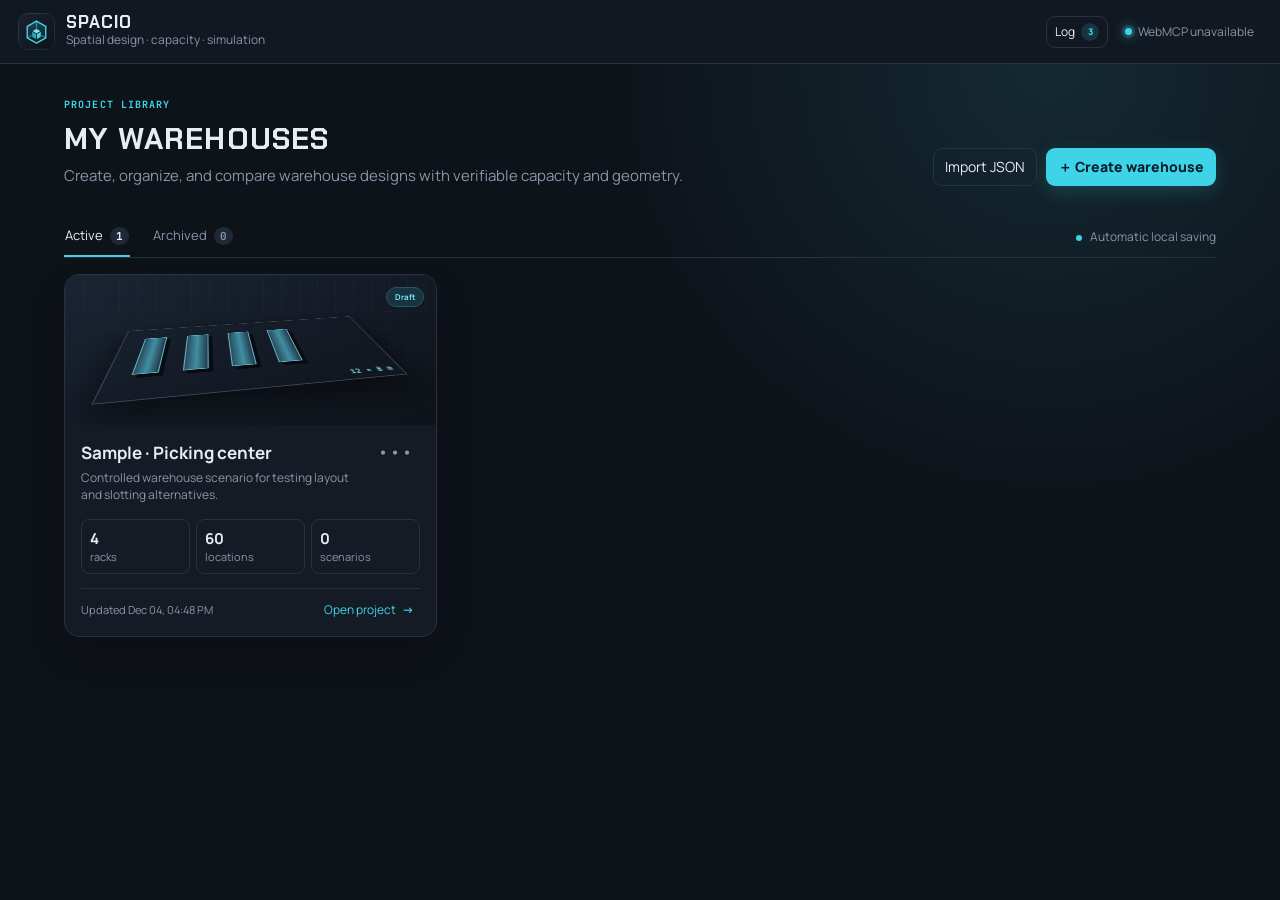
<file: facility-designer.html>
<!doctype html>
<html lang="en">
<head>
  <meta charset="utf-8">
  <meta name="viewport" content="width=device-width,initial-scale=1">
  <title>Spacio · Facility Designer</title>
  <meta name="description" content="WebMCP 3D designer for calculating and validating rack layouts.">
  <script>{const embedded=new URLSearchParams(location.search).has('embedded');if(embedded)document.documentElement.classList.add('embedded');else location.replace('index.html')}</script>
  <link rel="icon" type="image/svg+xml" href="assets/spacio-logo.svg">
  <link rel="stylesheet" href="https://fonts.googleapis.com/css2?family=Chakra+Petch:wght@600;700&family=Manrope:wght@400;500;600;700;800&family=JetBrains+Mono:wght@400;500;600;700;800&display=swap">
  <style>
    :root{color-scheme:dark;--bg:#0e1219;--panel:#151b25;--panel2:#1b2330;--line:#28313f;--line2:#3a4658;--text:#e8edf5;--muted:#8a95a8;--mint:#3fd3e8;--mint2:#7fe3f2;--amber:#f0c35d;--red:#ff796f;--violet:#a791ff;--blue:#62b4ff}
    *{box-sizing:border-box}body{margin:0;background:var(--bg);color:var(--text);font:13px/1.45 Manrope,ui-sans-serif,system-ui,-apple-system,"Segoe UI",sans-serif;overflow:hidden}button,input,select{font:inherit;color:inherit}button{cursor:pointer}.app{height:100vh;display:grid;grid-template-rows:64px 1fr}header{display:flex;align-items:center;justify-content:space-between;padding:0 18px;border-bottom:1px solid var(--line);background:#121822;z-index:10}.brand,.header-actions,.status,.metric-top,.plan-head,.validation-row,.scene-tabs{display:flex;align-items:center}.brand{gap:11px}.mark{width:37px;height:37px;border-radius:10px;background:linear-gradient(145deg,var(--mint),#1e8fa3);color:#06202a;display:grid;place-items:center;font-weight:900}.brand h1{margin:0;font-size:15px}.brand p{margin:0;color:var(--muted);font-size:10px}.header-actions{gap:9px}.status{color:var(--muted);font-size:11px}.status i{width:7px;height:7px;border-radius:50%;background:var(--mint);margin-right:6px;box-shadow:0 0 12px var(--mint)}
    .button{border:1px solid var(--line);background:#1b2330;border-radius:9px;padding:8px 11px;transition:.17s}.button:hover{border-color:var(--line2);transform:translateY(-1px)}.button.primary{background:var(--mint);color:#06202a;border-color:transparent;font-weight:800}.button.ghost{background:transparent}.button:disabled{opacity:.45;cursor:not-allowed;transform:none}.workspace{min-height:0;display:grid;grid-template-columns:290px minmax(560px,1fr) 330px}.left,.right{background:var(--panel);min-height:0;overflow:auto;padding:15px}.left{border-right:1px solid var(--line)}.right{border-left:1px solid var(--line)}.section{padding-bottom:15px;margin-bottom:15px;border-bottom:1px solid var(--line)}.section:last-child{border:0}.eyebrow{text-transform:uppercase;letter-spacing:.11em;font:700 9px "JetBrains Mono",ui-monospace,monospace;color:var(--mint)}h2{font-size:13px;margin:2px 0}h3{font-size:11px;margin:0}.copy{color:var(--muted);font-size:10px;margin:5px 0 11px}
    .fields{display:grid;grid-template-columns:1fr 1fr;gap:8px}.field{display:grid;gap:4px}.field.wide{grid-column:1/-1}.field label{font-size:9px;color:var(--muted)}.field-help{color:var(--muted);font-size:8px;line-height:1.3}.control{width:100%;border:1px solid var(--line);background:#121822;border-radius:8px;padding:8px;outline:0}.control:focus{border-color:#3fd3e8;box-shadow:0 0 0 3px rgba(63,211,232,.12)}.input-unit{position:relative}.input-unit span{position:absolute;right:8px;top:8px;color:var(--muted);font-size:9px;pointer-events:none}.input-unit input{padding-right:28px}.hint{color:var(--muted);font-size:9px;margin:8px 0 0}.shape-options{display:grid;grid-template-columns:repeat(3,1fr);gap:5px;margin:9px 0 11px}.shape-option{border:1px solid var(--line);background:#121822;border-radius:8px;padding:7px 4px;color:var(--muted);font-size:8px}.shape-option b{display:block;color:inherit;font-size:12px;line-height:1;margin-bottom:4px}.shape-option.active{border-color:#2fa9bc;background:#163540;color:var(--mint2)}.shape-fields{margin-top:8px;padding:9px;border:1px solid var(--line);border-radius:9px;background:#121822}.shape-fields[hidden]{display:none}.shape-fields>small{display:block;color:var(--muted);font-size:8px;margin-bottom:7px}.rack-preview{margin-top:10px;padding:10px;border:1px solid var(--line);border-radius:10px;background:linear-gradient(145deg,#14303a,#0e1219)}.rack-preview-head{display:flex;justify-content:space-between;align-items:flex-start;margin-bottom:9px}.rack-preview-head strong{font-size:10px}.rack-preview-head span{font:700 8px "JetBrains Mono",ui-monospace,monospace;color:var(--mint)}.rack-mini-stage{position:relative;height:145px;border-radius:8px;background:radial-gradient(circle at 50% 20%,#1b2a3a,transparent 65%),#0b0f15;overflow:hidden}.rack-mini-stage canvas{display:block;width:100%;height:100%;touch-action:none}.rack-preview-help{position:absolute;left:7px;bottom:6px;padding:3px 5px;border-radius:5px;background:rgba(8,12,18,.72);color:#a3afc0;font-size:7px;pointer-events:none}.rack-preview-copy{margin:8px 0 0;color:var(--muted);font-size:8px}.rack-actions{display:grid;gap:7px;margin-top:11px}.rack-actions .button{width:100%}
    .center{min-width:0;min-height:0;display:grid;grid-template-rows:auto 1fr;background:radial-gradient(circle at 50% 0,#1b2a3a 0,transparent 38%),#0e1219}.metrics{display:grid;grid-template-columns:repeat(4,1fr);border-bottom:1px solid var(--line);background:rgba(18,24,34,.88)}.metric{padding:10px 12px;border-right:1px solid var(--line)}.metric:last-child{border:0}.metric-top{justify-content:space-between;text-transform:uppercase;letter-spacing:.07em;color:var(--muted);font-size:8px}.metric strong{font-size:20px;display:block;margin-top:3px}.metric small{color:var(--muted);font-size:9px}.delta{background:#163540;color:var(--mint);padding:1px 4px;border-radius:999px;font-size:8px}.viewport{position:relative;min-height:0}.viewport canvas{width:100%;height:100%;display:block}.scene-head{position:absolute;left:14px;top:13px;padding:10px 12px;border:1px solid var(--line);border-radius:10px;background:rgba(21,27,37,.84);backdrop-filter:blur(12px);pointer-events:none}.scene-head h2{margin:0}.scene-head p{font-size:9px;color:var(--muted);margin:3px 0 0}.scene-tabs{position:absolute;right:14px;top:13px;gap:5px;padding:4px;background:rgba(21,27,37,.84);border:1px solid var(--line);border-radius:10px}.scene-tabs button{border:0;background:transparent;color:var(--muted);padding:6px 8px;border-radius:6px;font-size:9px}.scene-tabs button.active{background:#163540;color:var(--text)}.legend{position:absolute;left:14px;bottom:14px;display:flex;gap:12px;background:rgba(21,27,37,.88);border:1px solid var(--line);border-radius:9px;padding:8px 10px;color:var(--muted);font-size:9px}.legend span{display:flex;align-items:center;gap:5px}.legend i{width:12px;height:4px;border-radius:3px;background:var(--mint)}.legend .clear,.legend .route{background:var(--amber)}.legend .fixed{background:#d9874b}.scene-status{position:absolute;right:14px;bottom:14px;max-width:310px;background:rgba(21,27,37,.88);border:1px solid var(--line);border-radius:9px;padding:8px 10px;color:var(--muted);font-size:9px}.scene-status strong{color:var(--mint2)}
    .plans{display:grid;gap:7px}.plan{border:1px solid var(--line);background:#181f2b;border-radius:9px;padding:10px;text-align:left}.plan.active{border-color:#2fa9bc;background:#163540}.plan-head{justify-content:space-between}.plan .score{font:800 13px "JetBrains Mono",ui-monospace,monospace;color:var(--mint)}.plan p{margin:4px 0;color:var(--muted);font-size:9px}.plan-metrics{display:flex;gap:8px;color:var(--muted);font:700 8px "JetBrains Mono",ui-monospace,monospace}.validation{display:grid;gap:8px}.validation-row{justify-content:space-between;padding-bottom:7px;border-bottom:1px solid var(--line);font-size:10px}.validation-row small{display:block;color:var(--muted);font-size:8px}.ok{color:var(--mint)}.warn{color:var(--amber)}.layout-note{padding:10px;border:1px solid var(--line);background:#181f2b;border-radius:9px;color:var(--muted);font-size:10px}.layout-note strong{display:block;color:var(--text);margin-bottom:3px}.approval{display:grid;grid-template-columns:repeat(auto-fit,minmax(120px,1fr));gap:7px;margin-top:9px}.approval .button{width:100%}.activity{font-size:9px;color:var(--muted)}.activity strong{color:var(--mint2)}.toast{position:fixed;left:50%;bottom:22px;transform:translate(-50%,20px);opacity:0;transition:.2s;background:#163540;border:1px solid #2fa9bc;padding:10px 14px;border-radius:9px;z-index:40;pointer-events:none}.toast.show{opacity:1;transform:translate(-50%,0)}
    .embedded .app{grid-template-rows:1fr}.embedded header{display:none}.embedded .workspace{grid-row:1}@media(max-width:1100px){.workspace{grid-template-columns:250px 1fr 286px}.left,.right{padding:11px}.metric strong{font-size:16px}}@media(max-width:850px){body{overflow:auto}.app{height:auto;min-height:100vh}.workspace{grid-template-columns:minmax(0,1fr)}.center{height:650px}.left,.right{border:0}.header-actions .status{display:none}.metrics{grid-template-columns:repeat(2,minmax(0,1fr))}.metric{padding:9px 10px}.metric:nth-child(2n){border-right:0}}
    @media(max-width:520px){.metrics{grid-template-columns:minmax(0,1fr)}.metric{border-right:0;border-bottom:1px solid var(--line)}}

    .legend .route{background:var(--amber)}.legend .fixed{background:#d9874b}.field:has(#egress-width),.field:has(#traffic-lane-width){display:none}[hidden]{display:none!important}
    /* Spacio · dark refinado: display type */
    .brand h1{font:700 17px/1 "Chakra Petch",Manrope,sans-serif;text-transform:uppercase;letter-spacing:.06em}.mark{font:700 17px "Chakra Petch",sans-serif;background:var(--mint);color:#06202a;box-shadow:0 0 0 1px rgba(63,211,232,.25),0 0 22px rgba(63,211,232,.22)}.metric strong,.facility-stats strong,.hub-hero h2,.tools-head h2,.log-head h2,.project-dialog h2{font-family:"Chakra Petch",Manrope,sans-serif;font-variant-numeric:tabular-nums}.metric strong{color:var(--mint2);letter-spacing:.02em}.hub-hero h2{text-transform:uppercase;letter-spacing:.04em;font-size:30px}.button.primary{color:#06202a;box-shadow:0 6px 18px rgba(63,211,232,.18)}.status i{box-shadow:0 0 0 3px rgba(63,211,232,.18),0 0 12px var(--mint)}
    /* Spacio scrollbars */
    ::-webkit-scrollbar{width:10px;height:10px}::-webkit-scrollbar-track{background:transparent}::-webkit-scrollbar-thumb{background:var(--line2);border:3px solid transparent;background-clip:padding-box;border-radius:999px}::-webkit-scrollbar-thumb:hover{background:var(--mint);background-clip:padding-box}::-webkit-scrollbar-corner{background:transparent}@supports not selector(::-webkit-scrollbar){*{scrollbar-width:thin;scrollbar-color:var(--line2) transparent}}
    .mark{background:transparent;box-shadow:none;border-radius:10px;overflow:hidden}.mark img{display:block;width:37px;height:37px}
    body{font-size:14px}.workspace{grid-template-columns:305px minmax(0,1fr) 350px}.brand p,.status{font-size:12px}.eyebrow{font-size:10px;margin-bottom:6px}h2{font-size:15px}h3{font-size:13px}.copy{font-size:12px;line-height:1.5}.field label{font-size:11px}.field-help,.hint,.shape-fields>small,.rack-preview-copy{font-size:10px;line-height:1.45}.input-unit span{font-size:11px}.shape-option{font-size:11px}.rack-preview-head strong{font-size:12px}.rack-preview-head span,.rack-preview-help{font-size:10px}.metric-top,.delta{font-size:10px}.metric small,.scene-head p,.scene-tabs button,.legend,.scene-status{font-size:11px}.plan p,.plan-metrics,.validation-row small,.activity{font-size:11px;line-height:1.4}.validation-row,.layout-note{font-size:12px}
    /* Scoped above the single-column breakpoint: declared later in the sheet, an unscoped max-width:1100px also matched phones and kept three columns there. */
    @media(min-width:851px) and (max-width:1100px){.workspace{grid-template-columns:270px minmax(0,1fr) 310px}}
    /* Last in the sheet on purpose: the base three-column rule is declared above and would otherwise beat this breakpoint. */
    .workspace>*{min-width:0}
    @media(max-width:850px){.workspace{grid-template-columns:minmax(0,1fr)}}
  </style>
</head>
<body>
<div class="app">
  <header><div class="brand"><div class="mark"><img src="assets/spacio-logo.svg" alt="Spacio logo"></div><div><h1>Facility Designer</h1><p>Spacio · layout before slotting</p></div></div><div class="header-actions"><div class="status"><i></i><span id="webmcp-status">Checking WebMCP…</span></div><button class="button ghost" onclick="location.href='index.html'">Return to Spacio</button><button class="button" disabled>Import floor plan · coming soon</button></div></header>
  <div class="workspace">
    <aside class="left">
      <section class="section"><div class="eyebrow">1 · Interior space</div><h2>Shape and dimensions</h2><p class="copy">The perimeter updates in 3D without generating or moving racks.</p><div class="shape-options"><button class="shape-option active" data-shape="rectangle"><b>▭</b>Rectangular</button><button class="shape-option" data-shape="l-shape"><b>⌞</b>L-shaped</button><button class="shape-option" data-shape="connected"><b>▭▯</b>Two areas</button></div><div class="fields"><div class="field"><label id="room-width-label" for="room-width">Main width</label><div class="input-unit"><input class="control space-control" id="room-width" type="number" min="3" max="80" step="0.1" value="6"><span>m</span></div></div><div class="field"><label id="room-depth-label" for="room-depth">Main depth</label><div class="input-unit"><input class="control space-control" id="room-depth" type="number" min="3" max="80" step="0.1" value="6"><span>m</span></div></div></div><div class="shape-fields" id="l-shape-fields" hidden><small>Corner removed from the main rectangle.</small><div class="fields"><div class="field"><label for="cut-width">Cutout width</label><div class="input-unit"><input class="control space-control" id="cut-width" type="number" min="1" max="30" step="0.1" value="3"><span>m</span></div></div><div class="field"><label for="cut-depth">Cutout depth</label><div class="input-unit"><input class="control space-control" id="cut-depth" type="number" min="1" max="30" step="0.1" value="3"><span>m</span></div></div></div></div><div class="shape-fields" id="connected-fields" hidden><small>Area 2 has independent dimensions and connects to Area 1 through an opening.</small><div class="fields"><div class="field"><label for="room2-width">Area 2 width</label><div class="input-unit"><input class="control space-control" id="room2-width" type="number" min="2" max="40" step="0.1" value="5"><span>m</span></div></div><div class="field"><label for="room2-depth">Area 2 depth</label><div class="input-unit"><input class="control space-control" id="room2-depth" type="number" min="2" max="60" step="0.1" value="5"><span>m</span></div></div><div class="field wide"><label for="door-width">Opening between areas</label><div class="input-unit"><input class="control space-control" id="door-width" type="number" min="0.8" max="6" step="0.1" value="1.8"><span>m</span></div></div></div></div><p class="hint">Existing racks are preserved and validated against the new perimeter.</p></section>
      <section class="section"><div class="eyebrow">2 · Rack module</div><h2>Footprint and capacity</h2><p class="copy">Define one rack. The preview updates here without placing it in the warehouse.</p><div class="fields"><div class="field"><label for="rack-length">Total width (front)</label><div class="input-unit"><input class="control rack-control" id="rack-length" type="number" min="0.8" max="8" step="0.1" value="2.4"><span>m</span></div><small class="field-help">Horizontal dimension visible when viewing the rack from the front.</small></div><div class="field"><label for="rack-depth">Depth</label><div class="input-unit"><input class="control rack-control" id="rack-depth" type="number" min="0.3" max="3" step="0.1" value="1"><span>m</span></div><small class="field-help">Distance from the access face to the rear.</small></div><div class="field"><label for="rack-levels">Vertical levels</label><input class="control rack-control" id="rack-levels" type="number" min="1" max="8" step="1" value="3"><small class="field-help">Usable levels stacked vertically.</small></div><div class="field"><label for="rack-bays">Sections (bays)</label><input class="control rack-control" id="rack-bays" type="number" min="1" max="12" step="1" value="6"><small class="field-help">Vertical divisions along the front.</small></div></div><div class="rack-preview"><div class="rack-preview-head"><strong>3D rack module preview</strong><span id="rack-preview-size">2.4 × 1.0 m</span></div><div class="rack-mini-stage"><canvas id="rack-preview-canvas" aria-label="Interactive 3D rack preview"></canvas><span class="rack-preview-help">Drag: rotate · Wheel: zoom · Right-click: pan</span></div><p class="rack-preview-copy" id="rack-preview-copy">6 sections × 3 levels = 18 potential locations per rack.</p></div></section>
      <section class="section"><div class="eyebrow">3 · Traffic</div><h2>Operating profile and aisles</h2><p class="copy">Reserve space before placing racks. Recommendations are advisory and editable.</p><div class="fields"><div class="field wide"><label for="traffic">Primary equipment</label><select class="control circulation-control" id="traffic"><option value="people">Manual picking</option><option value="cart">Picking cart</option><option value="pallet-jack">Pallet jack</option><option value="reach">Reach truck</option><option value="forklift">Counterbalance forklift</option></select></div><div class="field"><label for="traffic-direction">Direction</label><select class="control circulation-control" id="traffic-direction"><option value="one-way">One-way</option><option value="two-way">Two-way</option></select></div><div class="field"><label for="pedestrian-mode">Pedestrians</label><select class="control circulation-control" id="pedestrian-mode"><option value="shared">Shared traffic</option><option value="separated">Separated walkway</option><option value="none">No pedestrian traffic</option></select></div><div class="field"><label for="aisle">Aisle between rows</label><div class="input-unit"><input class="control circulation-control" id="aisle" type="number" min="0.6" max="8" step="0.05" value="0.9"><span>m</span></div></div><div class="field"><label for="access">Rack access</label><select class="control circulation-control" id="access"><option value="both">Both sides</option><option value="single">One side</option></select></div><div class="field"><label for="cross-aisle">Cross aisle</label><div class="input-unit"><input class="control circulation-control" id="cross-aisle" type="number" min="0" max="8" step="0.1" value="1.2"><span>m</span></div></div><div class="field"><label for="egress-width">Main traffic route</label><div class="input-unit"><input class="control circulation-control" id="egress-width" type="number" min="0.8" max="4" step="0.1" value="1.2"><span>m</span></div></div><div class="field wide"><label for="perimeter">Perimeter clearance</label><div class="input-unit"><input class="control circulation-control" id="perimeter" type="number" min="0.1" max="3" step="0.05" value="0.5"><span>m</span></div></div></div><p class="hint" id="traffic-hint">Initial reference for one-way manual picking: 0.90 m. This is not a regulatory certification.</p><div class="rack-actions"><button class="button primary" id="generate">Calculate rack layout</button><button class="button ghost" id="clear-layout">Clear rack layout</button><button class="button ghost" id="undo-layout" disabled>Undo last change</button></div></section>
      <section class="section"><div class="eyebrow">4 · Entrances</div><h2>Warehouse entrances</h2><p class="copy">Configure only the physical entrances. When calculated, yellow traffic areas are generated automatically from the aisle configured under Circulation.</p><div class="fields"><div class="field"><label for="entry-count">Number of entrances</label><input class="control circulation-control" id="entry-count" type="number" min="1" max="6" step="1" value="1"></div><div class="field"><label for="entry-width">Entrance width</label><div class="input-unit"><input class="control circulation-control" id="entry-width" type="number" min="0.8" max="6" step="0.1" value="1.8"><span>m</span></div></div><div class="field wide"><label for="traffic-lane-width">Calculated traffic-zone width</label><div class="input-unit"><input class="control" id="traffic-lane-width" type="number" value="1.8" readonly><span>m</span></div></div></div><p class="hint">The reserved width will be the greater of the entrance and operating aisle widths. In a two-area layout, entrances are distributed automatically.</p></section>
    </aside>
    <main class="center">
      <section class="metrics"><article class="metric"><div class="metric-top"><span>Modules</span><span class="delta" id="rack-delta">valid</span></div><strong id="rack-count">4</strong><small>complete racks</small></article><article class="metric"><div class="metric-top"><span>Locations</span><span class="delta" id="slot-delta">capacity</span></div><strong id="slot-count">72</strong><small>bays × levels</small></article><article class="metric"><div class="metric-top"><span>Requested aisle</span><span class="delta" id="aisle-delta">geometric</span></div><strong id="aisle-value">0.90 m</strong><small>compared with advisory profile</small></article><article class="metric"><div class="metric-top"><span>Rack-free floor area</span><span class="delta" id="free-delta">gross</span></div><strong id="free-area">88.9%</strong><small>excludes only the rack footprint</small></article></section>
      <section class="viewport" id="viewport"><canvas id="scene-canvas" aria-label="Configurable 3D warehouse layout"></canvas><div class="scene-head"><h2 id="scene-title">Balanced layout</h2><p id="scene-subtitle">6 × 6 m · 4 racks · aisles of 0.90 m</p></div><div class="scene-tabs"><button class="active" data-camera="perspective">3D</button><button data-camera="top">Top</button><button data-camera="front">Front</button></div><div class="legend"><span><i></i>Rack</span><span><i class="clear"></i>Aisles</span><span><i class="route"></i>From entrances</span><span><i class="fixed"></i>Pedestrians</span></div><div class="scene-status" id="scene-status" aria-live="polite"><strong>Valid configuration.</strong> All picking faces maintain the requested aisle.</div></section>
    </main>
    <aside class="right">
      <section class="section"><div class="eyebrow">Alternatives</div><h2>Available designs</h2><p class="copy">Layouts generated or reconstructed for inspection and comparison.</p><div class="plans" id="plans"></div></section>
      <section class="section"><div class="eyebrow">Geometric validation</div><div class="validation"><div class="validation-row"><span>Within perimeter<small>Racks, walls, obstacles, and operational zones</small></span><b class="ok" id="boundary-check">✓</b></div><div class="validation-row"><span>No overlaps<small>Physical rack footprint</small></span><b class="ok" id="collision-check">✓</b></div><div class="validation-row"><span>Clear traffic and operations<small>No racks on routes, Preparation, or Dispatch</small></span><b class="ok" id="route-check">✓</b></div><div class="validation-row"><span>Accessible faces<small id="access-note">Access from both sides</small></span><b class="ok" id="access-check">✓</b></div><div class="validation-row"><span>Requested traffic<small id="traffic-note">Manual picking · 0.90 m</small></span><b class="warn" id="traffic-check">!</b></div></div></section>
      <section class="section"><div class="eyebrow">Space usage</div><h2>Occupancy by area</h2><p class="copy">Explains where racks were placed and why an area may remain empty.</p><div class="validation" id="area-usage"></div></section>
      <section class="section"><div class="eyebrow">Design status</div><h2>Selected version</h2><p class="copy">Approval preserves a snapshot that does not change while you continue working.</p><div class="layout-note" id="approval-status"><strong>Not approved</strong>Select a valid alternative to approve it.</div><div class="approval"><button class="button primary" id="approve">Approve current version</button></div><div class="approval" style="margin-top:7px"><button class="button" id="view-approved" hidden>View approved version</button><button class="button" id="return-draft" hidden>Return to design</button><button class="button" id="new-version" hidden>Create editable copy</button></div></section>
      <div id="layout-note" hidden></div><button id="compare" hidden></button><div class="activity" id="activity" hidden aria-hidden="true"><strong>System:</strong> 6 × 6 m configuration calculated with deterministic constraints.</div>
    </aside>
  </div>
</div><div class="toast" id="toast"></div>
<script type="module">
  import * as THREE from './vendor/three/three.module.js';
  import { OrbitControls } from './vendor/three/examples/jsm/controls/OrbitControls.js';
  import { rackBayAxis, rackSlotPosition, rackSlotDimensions } from './js/product-visuals.mjs?v=73';
  import { rackZoneViolations, entitiesOutsideRooms, escapeHtml } from './js/slotlab-calculations.mjs?v=70';
  import { prepareWebMCPTool, validateWebMCPInput } from './js/webmcp-validation.mjs?v=73';
  const $=id=>document.getElementById(id),round=(n,d=2)=>Number(n.toFixed(d)),clamp=(n,a,b)=>Math.max(a,Math.min(b,n)),clone=value=>JSON.parse(JSON.stringify(value));
  const facilityWarehouseId=(()=>{try{return parent.location.hash.match(/^#warehouse\/([^/]+)/)?.[1]||'global'}catch{return'global'}})(),FACILITY_UNDO_KEY=`slotlab-facility-undo:${facilityWarehouseId}`;
  const state={config:null,layouts:{},active:'balanced',approved:null,revision:1,viewingApproved:false,draftBackup:null,camera:'perspective',undoStack:(()=>{try{const saved=JSON.parse(localStorage.getItem(FACILITY_UNDO_KEY));return Array.isArray(saved)?saved:[]}catch{return[]}})()};
  function renderRackReferences(layout,config){const rackHeight=1.05+config.levels*.72;for(const rack of layout.items){const g=new THREE.Group(),bayAxis=rackBayAxis(rack),cell=rackSlotDimensions(rack,config.bays,config.levels);g.position.set(rack.x,0,rack.z);for(const x of [-rack.length/2,rack.length/2])for(const z of [-rack.depth/2,rack.depth/2])box(.055,rackHeight,.055,0x5a6880,x,rackHeight/2,z,g,1,{metalness:.68,roughness:.34});for(let level=0;level<=config.levels;level++)box(rack.length,.05,rack.depth,0x5a6880,0,.18+level*(rackHeight-.25)/config.levels,0,g,1,{map:deckTexture(rack.length,rack.depth),metalness:.42,roughness:.52});for(let bay=1;bay<config.bays;bay++){const position=rackSlotPosition({...rack,x:0,z:0},bay-.5,config.bays);if(bayAxis==='x'){box(.035,rackHeight,.04,0x5a6880,position.localX,rackHeight/2,-rack.depth/2,g);box(.035,rackHeight,.04,0x5a6880,position.localX,rackHeight/2,rack.depth/2,g)}else{box(.04,rackHeight,.035,0x4b5c72,-rack.length/2,rackHeight/2,position.localZ,g);box(.04,rackHeight,.035,0x4b5c72,rack.length/2,rackHeight/2,position.localZ,g)}}for(let level=1;level<=config.levels;level++)for(let bay=0;bay<config.bays;bay++){const position=rackSlotPosition({...rack,x:0,z:0},bay,config.bays),y=.18+(level-1)*cell.levelGap+.025+cell.height/2;if(bayAxis==='x')box(cell.width,cell.height,.035,0x3fd3e8,position.localX,y,rack.depth/2+.025,g,.14);else box(.035,cell.height,cell.width,0x3fd3e8,rack.length/2+.025,y,position.localZ,g,.14)}const tag=label(rack.category?`${rack.id} · ${rack.category}`:rack.id);tag.position.set(0,rackHeight+.24,0);tag.scale.set(Math.min(1.65,Math.max(1.05,Math.max(rack.length,rack.depth)*.5)),.3,1);g.add(tag);facility.add(g)}}
  function saveState(){if(state.viewingApproved)return false;try{localStorage.setItem('slotlab-facility-draft',JSON.stringify({version:3,config:state.config,layouts:state.layouts,active:state.active,approval:state.approved,revision:state.revision,undoStack:state.undoStack}));parent.postMessage({type:'slotlab:facility-updated'},location.origin);return true}catch{return false}}
  function recordDesignUndo(action){if(state.viewingApproved||!state.config||!Object.keys(state.layouts).length)return;state.undoStack.push({at:new Date().toISOString(),action,config:clone(state.config),layouts:clone(state.layouts),active:state.active});state.undoStack=state.undoStack.slice(-10);localStorage.setItem(FACILITY_UNDO_KEY,JSON.stringify(state.undoStack));$('undo-layout').disabled=false}
  function undoDesign(actor='Human'){const previous=state.undoStack.pop();if(!previous)return{ok:false,error:'NO_DESIGN_HISTORY'};state.config=previous.config;state.layouts=previous.layouts;state.active=previous.active;localStorage.setItem(FACILITY_UNDO_KEY,JSON.stringify(state.undoStack));populateControls(state.config);saveState();renderScene(true);$('undo-layout').disabled=!state.undoStack.length;$('activity').innerHTML=`<strong>${escapeHtml(actor)}:</strong> undid “${escapeHtml(previous.action)}”.`;toast('Design change undone');return{ok:true,restoredAction:previous.action,layout:summarize(state.layouts[state.active])}}
  function updateShapeUI(shape){document.querySelectorAll('[data-shape]').forEach(button=>button.classList.toggle('active',button.dataset.shape===shape));$('l-shape-fields').hidden=shape!=='l-shape';$('connected-fields').hidden=shape!=='connected';$('room-width-label').textContent=shape==='connected'?'Area 1 width':'Main width';$('room-depth-label').textContent=shape==='connected'?'Area 1 depth':'Main depth'}
  function readConfig(){const aisle=+$('aisle').value,config={shape:document.querySelector('[data-shape].active')?.dataset.shape||'rectangle',roomWidth:+$('room-width').value,roomDepth:+$('room-depth').value,cutWidth:+$('cut-width').value,cutDepth:+$('cut-depth').value,room2Width:+$('room2-width').value,room2Depth:+$('room2-depth').value,doorWidth:+$('door-width').value,rackLength:+$('rack-length').value,rackDepth:+$('rack-depth').value,levels:+$('rack-levels').value,bays:+$('rack-bays').value,aisle,access:$('access').value,traffic:$('traffic').value,trafficDirection:$('traffic-direction').value,pedestrianMode:$('pedestrian-mode').value,crossAisle:+$('cross-aisle').value,egressWidth:+$('egress-width').value,perimeter:+$('perimeter').value,entryCount:+$('entry-count').value,entryWidth:+$('entry-width').value,trafficLaneWidth:aisle};for(const key of ['roomWidth','roomDepth','rackLength','rackDepth','aisle','egressWidth','perimeter','entryWidth'])if(!Number.isFinite(config[key])||config[key]<=0)throw new Error('Review the entered dimensions.');if(config.rackLength<.8||config.rackLength>8)throw new Error('A rack module width must be between 0.8 and 8 m. It is currently '+config.rackLength+' m.');if(config.rackDepth<.3||config.rackDepth>3)throw new Error('A rack module depth must be between 0.3 and 3 m. It is currently '+config.rackDepth+' m.');if(!Number.isInteger(config.levels)||config.levels<1||config.levels>8)throw new Error('Levels must be an integer between 1 and 8.');if(!Number.isInteger(config.bays)||config.bays<1||config.bays>12)throw new Error('Bays must be an integer between 1 and 12.');if(!Number.isInteger(config.entryCount)||config.entryCount<1||config.entryCount>6)throw new Error('The number of entrances must be an integer between 1 and 6.');if(!Number.isFinite(config.crossAisle)||config.crossAisle<0)throw new Error('The cross aisle cannot be negative.');if(config.shape==='l-shape'&&(config.cutWidth>=config.roomWidth-1||config.cutDepth>=config.roomDepth-1))throw new Error('The L-shaped cutout must be smaller than the main space.');if(config.shape==='connected'&&config.doorWidth>Math.min(config.roomDepth,config.room2Depth))throw new Error('The opening must fit between both areas.');return config}
  function usableRects(config){const W=config.roomWidth,D=config.roomDepth,shape=config.shape||'rectangle';if(shape==='l-shape'){const cw=clamp(config.cutWidth||W*.35,1,W-1),cd=clamp(config.cutDepth||D*.4,1,D-1);return[{id:'main',x:0,z:cd/2,width:W,depth:D-cd},{id:'leg',x:-cw/2,z:-(D-cd)/2,width:W-cw,depth:cd}]}if(shape==='connected'){const w=config.room2Width||5,d=config.room2Depth||5;return[{id:'area1',x:0,z:0,width:W,depth:D},{id:'area2',x:W/2+w/2,z:0,width:w,depth:d}]}return[{id:'main',x:0,z:0,width:W,depth:D}]}
  function shapeArea(config){return usableRects(config).reduce((sum,rect)=>sum+rect.width*rect.depth,0)}
  function shapeName(config){return{rectangle:'Rectangular','l-shape':'L-shaped',connected:'Two areas'}[config.shape||'rectangle']}
  function shapeOutline(config){const W=config.roomWidth,D=config.roomDepth,shape=config.shape||'rectangle';if(shape==='l-shape'){const cw=clamp(config.cutWidth||W*.35,1,W-1),cd=clamp(config.cutDepth||D*.4,1,D-1);return[[-W/2,-D/2],[W/2-cw,-D/2],[W/2-cw,-D/2+cd],[W/2,-D/2+cd],[W/2,D/2],[-W/2,D/2],[-W/2,-D/2]]}if(shape==='connected'){const w=config.room2Width||5,d=config.room2Depth||5;return[[-W/2,-D/2],[W/2,-D/2],[W/2,-d/2],[W/2+w,-d/2],[W/2+w,d/2],[W/2,d/2],[W/2,D/2],[-W/2,D/2],[-W/2,-D/2]]}return[[-W/2,-D/2],[W/2,-D/2],[W/2,D/2],[-W/2,D/2],[-W/2,-D/2]]}
  function shapeExtents(config){const rects=usableRects(config),minX=Math.min(...rects.map(r=>r.x-r.width/2)),maxX=Math.max(...rects.map(r=>r.x+r.width/2)),minZ=Math.min(...rects.map(r=>r.z-r.depth/2)),maxZ=Math.max(...rects.map(r=>r.z+r.depth/2));return{minX,maxX,minZ,maxZ,width:maxX-minX,depth:maxZ-minZ,centerX:(minX+maxX)/2,centerZ:(minZ+maxZ)/2}}
  function circulationRecommendation(config){const table={people:[.9,1.5],cart:[1.2,2], 'pallet-jack':[1.8,2.8],reach:[2.7,3.4],forklift:[3.6,4.5]},values=table[config.traffic]||table.people;return values[config.trafficDirection==='two-way'?1:0]}
  function entryPoints(config){const rects=usableRects(config),count=clamp(Math.round(config.entryCount||1),1,6),entryWidth=Math.max(.8,config.entryWidth||1.8),assignments=Array.from({length:count},(_,index)=>({index,rect:rects[index%rects.length]})),points=[];for(const rect of rects){const assigned=assignments.filter(item=>item.rect===rect);assigned.forEach((item,index)=>{const margin=Math.min(rect.width*.18,Math.max(entryWidth/2+.2,config.perimeter||.5)),span=Math.max(0,rect.width-2*margin),x=rect.x-span/2+(index+1)*span/(assigned.length+1),z=rect.z+rect.depth/2-.18;points.push({id:`entry-${item.index+1}`,label:`ENTRANCE ${item.index+1}`,roomId:rect.id,x,z,width:Math.min(entryWidth,rect.width-.2),depth:.36})})}return points.sort((a,b)=>a.id.localeCompare(b.id))}
  function protectedZones(config){const zones=[],rects=usableRects(config),cross=Math.max(0,config.crossAisle??1.2),crossByRoom=new Map();if(cross>0)for(const rect of rects){const depth=Math.min(cross,rect.depth),zone={id:`cross-${rect.id}`,type:'cross',label:'CROSS AISLE',x:rect.x,z:rect.z+rect.depth/2-depth/2,width:rect.width,depth};zones.push(zone);crossByRoom.set(rect.id,zone)}for(const entry of entryPoints(config)){const targetZ=crossByRoom.get(entry.roomId)?.z??entry.z,laneDepth=Math.max(.1,Math.abs(entry.z-targetZ)),laneWidth=Math.max(entry.width,config.aisle||entry.width);zones.push({id:`traffic-${entry.id}`,type:'traffic',label:`TRAFFIC ${entry.label.replace('ENTRANCE ','')}`,x:entry.x,z:(entry.z+targetZ)/2,width:laneWidth,depth:laneDepth,entryId:entry.id})}if((config.pedestrianMode||'shared')==='separated'){const main=rects.find(r=>r.id==='area1'||r.id==='main')||rects[0],pedestrianWidth=Math.min(1.2,main.width),x=main.x-main.width/2+pedestrianWidth/2;zones.push({id:'pedestrian',type:'pedestrian',label:'PEDESTRIAN WALKWAY',x,z:main.z,width:pedestrianWidth,depth:main.depth})}return zones}
  function operationalAisles(layout,config){const zones=[],minimum=.45,margin=Math.max(.1,config.perimeter||.5);for(const rect of usableRects(config)){const racks=layout.items.filter(r=>r.roomId===rect.id||(!r.roomId&&Math.abs(r.x-rect.x)+r.length/2<=rect.width/2+.001&&Math.abs(r.z-rect.z)+r.depth/2<=rect.depth/2+.001));if(!racks.length)continue;const accessX=racks.filter(r=>{const axis=r.accessAxis||(rackBayAxis(r)==='z'?'x':'z');return axis==='x'}).length>=racks.length/2;if(accessX){const depth=Math.max(.2,rect.depth-margin),columns=[...new Map(racks.map(r=>[r.x.toFixed(3),{x:r.x,width:r.length}])).values()].sort((a,b)=>a.x-b.x),roomLeft=rect.x-rect.width/2,roomRight=rect.x+rect.width/2,edges=[[roomLeft,columns[0].x-columns[0].width/2,'LEFT']];for(let index=0;index<columns.length-1;index++)edges.push([columns[index].x+columns[index].width/2,columns[index+1].x-columns[index+1].width/2,String(index+1)]);edges.push([columns.at(-1).x+columns.at(-1).width/2,roomRight,'RIGHT']);for(const [from,to,labelText] of edges){const width=to-from;if(width>=minimum)zones.push({id:`aisle-${rect.id}-x-${labelText}`,type:'aisle',label:`AISLE ${labelText}`,roomId:rect.id,x:(from+to)/2,z:rect.z,width,depth})}}else{const width=Math.max(.2,rect.width-margin),rows=[...new Map(racks.map(r=>[r.z.toFixed(3),{z:r.z,depth:r.depth}])).values()].sort((a,b)=>a.z-b.z),roomBack=rect.z-rect.depth/2,roomFront=rect.z+rect.depth/2,edges=[[roomBack,rows[0].z-rows[0].depth/2,'REAR']];for(let index=0;index<rows.length-1;index++)edges.push([rows[index].z+rows[index].depth/2,rows[index+1].z-rows[index+1].depth/2,String(index+1)]);edges.push([rows.at(-1).z+rows.at(-1).depth/2,roomFront,'FRONT']);for(const [from,to,labelText] of edges){const depth=to-from;if(depth>=minimum)zones.push({id:`aisle-${rect.id}-z-${labelText}`,type:'aisle',label:`AISLE ${labelText}`,roomId:rect.id,x:rect.x,z:(from+to)/2,width,depth})}}}return zones}
  function routeConnectors(layout,config){const connectors=[],aisles=operationalAisles(layout,config),rects=usableRects(config);for(const rect of rects){const roomAisles=aisles.filter(a=>a.roomId===rect.id);if(!roomAisles.length)continue;const vertical=roomAisles.filter(a=>a.depth>a.width).length>=roomAisles.length/2;if(vertical){roomAisles.sort((a,b)=>a.x-b.x);for(let index=0;index<roomAisles.length-1;index++){const current=roomAisles[index],next=roomAisles[index+1],span=Math.min(current.depth,next.depth);for(const side of [-1,1])connectors.push({id:`turn-${rect.id}-x-${index+1}-${side<0?'back':'front'}`,type:'turn',label:`CONNECTION ${index+1}`,roomId:rect.id,x:(current.x+next.x)/2,z:rect.z+side*span/2,width:Math.abs(next.x-current.x),depth:.11,directionX:side>0?(index%2===0?1:-1):(index%2===0?-1:1)})}}else{roomAisles.sort((a,b)=>a.z-b.z);for(let index=0;index<roomAisles.length-1;index++){const current=roomAisles[index],next=roomAisles[index+1],forward=index%2===0?1:-1;for(const side of [-1,1])connectors.push({id:`turn-${rect.id}-z-${index+1}-${side<0?'left':'right'}`,type:'turn',label:`CONNECTION ${index+1}`,roomId:rect.id,x:rect.x+side*Math.min(current.width,next.width)/2,z:(current.z+next.z)/2,width:.11,depth:Math.abs(next.z-current.z),directionZ:side>0?forward:-forward})}}}if((config.shape||'rectangle')==='l-shape'){const main=rects.find(r=>r.id==='main'),leg=rects.find(r=>r.id==='leg'),mainAisles=aisles.filter(a=>a.roomId==='main').sort((a,b)=>a.z-b.z),legAisles=aisles.filter(a=>a.roomId==='leg').sort((a,b)=>a.z-b.z),upper=mainAisles[0],lower=legAisles.at(-1);if(main&&leg&&upper&&lower){const margin=Math.max(.1,config.perimeter??.5),left=Math.max(main.x-main.width/2+margin/2,leg.x-leg.width/2+margin/2),right=Math.min(main.x+main.width/2-margin/2,leg.x+leg.width/2-margin/2);for(const [side,x,directionZ] of [['left',left,1],['right',right,-1]])connectors.push({id:`turn-l-join-${side}`,type:'turn',label:'L-SHAPE CONNECTION',roomId:'shape',x,z:(upper.z+lower.z)/2,width:.11,depth:Math.abs(upper.z-lower.z),directionZ})}}return connectors}
  function visualProtectedRoutes(config){const margin=Math.max(.1,config.perimeter??.5),routes=[];for(const zone of protectedZones(config)){if(zone.type==='cross'){const rect=usableRects(config).find(item=>zone.id===`cross-${item.id}`);routes.push({...zone,roomId:rect?.id,width:Math.max(.35,zone.width-margin)})}else routes.push(zone)}if((config.shape||'rectangle')==='connected')routes.push({id:'route-between-areas',type:'connection',label:'CONNECTION BETWEEN AREAS',x:config.roomWidth/2,z:0,width:Math.max(.35,margin),depth:.11,directionX:1});return routes}
  function renderedRouteLineOverlaps(layout,config){const routes=[...visualProtectedRoutes(config).filter(z=>z.type!=='pedestrian'),...operationalAisles(layout,config),...routeConnectors(layout,config)],overlaps=[];for(const route of routes){const horizontal=route.width>=route.depth,width=horizontal?route.width:.11,depth=horizontal?.11:route.depth;for(const rack of layout.items)if(Math.abs(route.x-rack.x)<(width+rack.length)/2-.001&&Math.abs(route.z-rack.z)<(depth+rack.depth)/2-.001)overlaps.push({routeId:route.id,rackId:rack.id})}return overlaps}
  function overlapsZone(item,zone){return Math.abs(item.x-zone.x)<(item.length+zone.width)/2-.001&&Math.abs(item.z-zone.z)<(item.depth+zone.depth)/2-.001}
  function positionsFor(config,rotated=false,mode='balanced'){
    const L=rotated?config.rackDepth:config.rackLength,R=rotated?config.rackLength:config.rackDepth,sideGap=Math.max(.1,config.perimeter??.5);
    let edge=config.access==='both'?config.aisle:Math.max(sideGap,Math.min(config.aisle,.25)),rowGap=config.aisle;
    if(mode==='capacity'&&config.access==='single'){edge=Math.min(config.aisle,.15);rowGap=config.aisle}
    if(mode==='flow')edge=Math.max(edge,Math.min(config.aisle,1));
    const items=[];let totalRows=0,maxCols=0,maxUsedW=0,maxUsedD=0;
    for(const rect of usableRects(config)){const W=rect.width,D=rect.depth,cols=Math.max(0,Math.floor((W-2*sideGap+sideGap)/(L+sideGap)));let rows=Math.max(0,Math.floor((D-2*edge+rowGap)/(R+rowGap)));if(mode==='flow'&&rows>1)rows=Math.max(1,rows-1);const usedW=cols*L+Math.max(0,cols-1)*sideGap,usedD=rows*R+Math.max(0,rows-1)*rowGap,startX=rect.x-usedW/2+L/2,startZ=rect.z-usedD/2+R/2;for(let row=0;row<rows;row++)for(let col=0;col<cols;col++)items.push({id:`R${String(items.length+1).padStart(2,'0')}`,roomId:rect.id,x:startX+col*(L+sideGap),z:startZ+row*(R+rowGap),length:L,depth:R,rotated,row:totalRows+row,col});totalRows+=rows;maxCols=Math.max(maxCols,cols);maxUsedW=Math.max(maxUsedW,usedW);maxUsedD=Math.max(maxUsedD,usedD)}
    const reserved=protectedZones(config),available=items.filter(item=>!reserved.some(zone=>overlapsZone(item,zone)));available.forEach((item,index)=>item.id=`R${String(index+1).padStart(2,'0')}`);return{items:available,cols:maxCols,rows:totalRows,edge,rowGap,rotated,usedW:maxUsedW,usedD:maxUsedD};
  }
  function scorePacking(config,packing){const area=shapeArea(config),rackArea=packing.items.length*config.rackLength*config.rackDepth,free=Math.max(0,100*(1-rackArea/area));return{rackCount:packing.items.length,slots:packing.items.length*config.bays*config.levels,freeArea:round(free,1),coverage:round(100-free,1)}}
  function bestOrientation(config,mode){const a=positionsFor(config,false,mode),b=positionsFor(config,true,mode);if(b.items.length>a.items.length)return b;if(a.items.length>b.items.length)return a;return a.usedD<=b.usedD?a:b}
  function buildLayouts(config){
    const balanced=positionsFor(config,false,'balanced'),capacity=bestOrientation(config,'capacity'),flow=positionsFor(config,false,'flow');
    const create=(id,name,packing,description)=>({id,name,...packing,...scorePacking(config,packing),description});
    return{balanced:create('balanced','Balanced',balanced,'Complete aisles, clear access, and an easy-to-explain layout.'),capacity:create('capacity','Higher capacity',capacity,config.access==='single'?'Uses walls and single-side access to increase rack count.':'Finds the orientation with the highest rack count without narrowing the aisle.'),flow:create('flow','Clear flow',flow,'Removes one row when possible to expand preparation, turning, and growth space.')}
  }
  function emptyLayout(config){return{id:'empty',name:'Empty space',items:[],zones:[],walls:[],doors:[],obstacles:[],cols:0,rows:0,edge:0,rowGap:config.aisle,rotated:false,usedW:0,usedD:0,rackCount:0,slots:0,freeArea:100,coverage:0,description:'Perimeter without placed racks. Rack module settings are preserved.',editable:true}}
  function validate(layout,config){
    const rooms=usableRects(config),operationalZones=(layout.zones||[]).map(zone=>({...zone,length:zone.width})),physical=[...layout.items,...(layout.walls||[]).map(o=>({...o,length:o.width})),...(layout.obstacles||[]).map(o=>({...o,length:o.width}))],insideRoom=(item,room)=>Math.abs(item.x-room.x)+item.length/2<=room.width/2+.001&&Math.abs(item.z-room.z)+item.depth/2<=room.depth/2+.001,boundaryViolations=entitiesOutsideRooms([...physical,...operationalZones],rooms),boundary=!boundaryViolations.length;
    const collisions=[];for(let i=0;i<physical.length;i++)for(let j=i+1;j<physical.length;j++){const a=physical[i],b=physical[j];if(Math.abs(a.x-b.x)<(a.length+b.length)/2-.001&&Math.abs(a.z-b.z)<(a.depth+b.depth)/2-.001)collisions.push([a.id,b.id])}
    const accessViolations=[];if(layout.editable){for(const rack of layout.items){const room=rooms.find(candidate=>insideRoom(rack,candidate))||{x:0,z:0,width:config.roomWidth,depth:config.roomDepth},axis=rack.accessAxis||'x',directions=axis==='x'?['left','right']:['back','front'];for(const direction of directions){let clearance;if(axis==='x'){clearance=direction==='left'?(rack.x-rack.length/2)-(room.x-room.width/2):(room.x+room.width/2)-(rack.x+rack.length/2);for(const other of layout.items){if(other===rack||Math.abs(other.z-rack.z)>=(other.depth+rack.depth)/2-.001)continue;const gap=direction==='left'?(rack.x-rack.length/2)-(other.x+other.length/2):(other.x-other.length/2)-(rack.x+rack.length/2);if(gap>=-.001&&((direction==='left'&&other.x<rack.x)||(direction==='right'&&other.x>rack.x)))clearance=Math.min(clearance,gap)}}else{clearance=direction==='back'?(rack.z-rack.depth/2)-(room.z-room.depth/2):(room.z+room.depth/2)-(rack.z+rack.depth/2);for(const other of layout.items){if(other===rack||Math.abs(other.x-rack.x)>=(other.length+rack.length)/2-.001)continue;const gap=direction==='back'?(rack.z-rack.depth/2)-(other.z+other.depth/2):(other.z-other.depth/2)-(rack.z+rack.depth/2);if(gap>=-.001&&((direction==='back'&&other.z<rack.z)||(direction==='front'&&other.z>rack.z)))clearance=Math.min(clearance,gap)}}if(clearance+.001<config.aisle)accessViolations.push({rackId:rack.id,side:direction,clearance:round(clearance)})}}}
    const perRackClearance=layout.items.map(rack=>{const room=rooms.find(candidate=>insideRoom(rack,candidate));return room?Math.min((rack.z-rack.depth/2)-(room.z-room.depth/2),(room.z+room.depth/2)-(rack.z+rack.depth/2)):0}),edgeClearance=perRackClearance.length?Math.min(...perRackClearance):0,access=layout.editable?layout.items.length>0&&!accessViolations.length:layout.items.length>0&&layout.edge+.001>=config.aisle&&(layout.rows<=1||layout.rowGap+.001>=config.aisle),reserved=protectedZones(config),routeViolations=layout.items.filter(item=>reserved.some(zone=>overlapsZone(item,zone))),operationalZoneViolations=rackZoneViolations(layout.items,layout.zones||[]),routeLineViolations=renderedRouteLineOverlaps(layout,config),routesClear=!routeViolations.length&&!operationalZoneViolations.length&&!routeLineViolations.length,recommended=circulationRecommendation(config);
    return{ok:boundary&&!collisions.length&&access&&routesClear,boundary,boundaryViolations,collisions,access,accessViolations,routesClear,routeViolations:routeViolations.map(r=>r.id),operationalZoneViolations,routeLineViolations,edgeClearance:round(edgeClearance),userAisle:config.aisle,recommendedAisle:recommended,advisory:config.aisle>=recommended}
  }
  const viewport=$('viewport'),canvas=$('scene-canvas'),scene=new THREE.Scene();scene.fog=new THREE.Fog(0x0e1219,22,75);const camera=new THREE.PerspectiveCamera(42,1,.1,150);const renderer=new THREE.WebGLRenderer({canvas,antialias:true,alpha:true});renderer.setPixelRatio(Math.min(devicePixelRatio,2));renderer.shadowMap.enabled=true;renderer.shadowMap.type=THREE.PCFSoftShadowMap;renderer.outputColorSpace=THREE.SRGBColorSpace;renderer.toneMapping=THREE.ACESFilmicToneMapping;renderer.toneMappingExposure=1.12;const controls=new OrbitControls(camera,canvas);controls.enableDamping=true;controls.maxPolarAngle=Math.PI/2.02;controls.minDistance=4;controls.maxDistance=85;
  /* Fog tracks the orbit distance: a range fixed to the building dimensions swallows the whole scene once the camera pulls back on a large facility. */
  let fogSpan=6;function updateFogRange(){const distance=camera.position.distanceTo(controls.target);scene.fog.near=Math.max(22,distance*.95);scene.fog.far=scene.fog.near+Math.max(60,fogSpan*1.6)}
  scene.add(new THREE.HemisphereLight(0xe6f4ff,0x1b2330,2.4));const sun=new THREE.DirectionalLight(0xffffff,2.5);sun.position.set(-14,25,16);sun.castShadow=true;sun.shadow.mapSize.set(2048,2048);sun.shadow.bias=-.0004;scene.add(sun);scene.add(sun.target);{const rim=new THREE.DirectionalLight(0x3fd3e8,.55);rim.position.set(18,9,-16);scene.add(rim)}const facility=new THREE.Group();scene.add(facility);
  const rackPreviewCanvas=$('rack-preview-canvas'),rackPreviewScene=new THREE.Scene(),rackPreviewCamera=new THREE.PerspectiveCamera(38,1,.1,80),rackPreviewRenderer=new THREE.WebGLRenderer({canvas:rackPreviewCanvas,antialias:true,alpha:true}),rackPreviewControls=new OrbitControls(rackPreviewCamera,rackPreviewCanvas),rackPreviewGroup=new THREE.Group();rackPreviewRenderer.setPixelRatio(Math.min(devicePixelRatio,2));rackPreviewRenderer.outputColorSpace=THREE.SRGBColorSpace;rackPreviewRenderer.toneMapping=THREE.ACESFilmicToneMapping;rackPreviewRenderer.toneMappingExposure=1.12;rackPreviewControls.enableDamping=true;rackPreviewControls.enablePan=true;rackPreviewControls.minDistance=2;rackPreviewControls.maxDistance=35;rackPreviewControls.target.set(0,1.2,0);rackPreviewCamera.position.set(5,3.8,5.8);rackPreviewScene.add(new THREE.HemisphereLight(0xe6f4ff,0x1b2330,2.5));const rackPreviewLight=new THREE.DirectionalLight(0xffffff,2.3);rackPreviewLight.position.set(-4,7,5);rackPreviewScene.add(rackPreviewLight);rackPreviewScene.add(rackPreviewGroup);
  function sceneTexture(key,size,draw,repeatX=1,repeatY=1){const bank=sceneTexture.bank||(sceneTexture.bank={});if(!bank[key]){const c=document.createElement('canvas');c.width=c.height=size;draw(c.getContext('2d'),size);const base=new THREE.CanvasTexture(c);base.colorSpace=THREE.SRGBColorSpace;base.wrapS=base.wrapT=THREE.RepeatWrapping;base.anisotropy=4;bank[key]=base}const texture=bank[key].clone();texture.repeat.set(repeatX,repeatY);texture.needsUpdate=true;return texture}
  function deckTexture(length,depth){return sceneTexture('deck',128,(ctx,s)=>{ctx.fillStyle='#dfe4ea';ctx.fillRect(0,0,s,s);ctx.fillStyle='#8d97a6';for(let y=8;y<s;y+=16)for(let x=8;x<s;x+=16){ctx.beginPath();ctx.arc(x,y,3.2,0,Math.PI*2);ctx.fill()}ctx.fillStyle='rgba(0,0,0,.18)';ctx.fillRect(0,0,s,3);ctx.fillRect(0,s-3,s,3)},Math.max(1,Math.round(length*2)),Math.max(1,Math.round(depth*2)))}
  function floorTexture(width,depth){return sceneTexture('floor',256,(ctx,s)=>{ctx.fillStyle='#9aa3b0';ctx.fillRect(0,0,s,s);let seed=7;const rand=()=>{seed=(seed*1664525+1013904223)>>>0;return seed/4294967296};for(let i=0;i<2600;i++){const light=rand()>.5;ctx.fillStyle=`rgba(${light?255:0},${light?255:0},${light?255:0},${(rand()*.09).toFixed(3)})`;ctx.fillRect(rand()*s,rand()*s,1+rand()*3,1+rand()*3)}ctx.strokeStyle='rgba(20,26,36,.55)';ctx.lineWidth=2;ctx.strokeRect(1,1,s-2,s-2);ctx.strokeStyle='rgba(255,255,255,.08)';ctx.strokeRect(4,4,s-8,s-8)},Math.max(1,Math.round(width/2)),Math.max(1,Math.round(depth/2)))}
  function disposeGroup(group){while(group.children.length){const child=group.children.pop();child.traverse?.(o=>{o.geometry?.dispose();if(Array.isArray(o.material))o.material.forEach(m=>m.dispose());else o.material?.dispose()})}}
  function box(w,h,d,color,x,y,z,group=facility,opacity=1,material={}){const mesh=new THREE.Mesh(new THREE.BoxGeometry(w,h,d),new THREE.MeshStandardMaterial({color,roughness:.65,transparent:opacity<1,opacity,...material}));mesh.position.set(x,y,z);mesh.castShadow=true;mesh.receiveShadow=true;group.add(mesh);return mesh}
  function label(text,color='#7fe3f2'){const c=document.createElement('canvas');c.width=420;c.height=84;const ctx=c.getContext('2d');ctx.fillStyle='rgba(21,27,37,.9)';ctx.roundRect(0,4,420,68,12);ctx.fill();ctx.fillStyle=color;ctx.font='700 25px system-ui';ctx.textAlign='center';ctx.fillText(text,210,47);const s=new THREE.Sprite(new THREE.SpriteMaterial({map:new THREE.CanvasTexture(c),transparent:true,depthTest:false}));s.scale.set(3.8,.76,1);return s}
  function routeLine(zone,index=0){const horizontal=zone.width>=zone.depth,length=Math.max(.35,horizontal?zone.width:zone.depth),directionX=zone.directionX??(index%2===1?-1:1),directionZ=zone.directionZ??(zone.z>=0?-1:1),direction=horizontal?new THREE.Vector3(directionX,0,0):new THREE.Vector3(0,0,directionZ),origin=horizontal?new THREE.Vector3(zone.x-directionX*length/2,.075,zone.z):new THREE.Vector3(zone.x,.075,zone.z-directionZ*length/2);box(horizontal?length:.11,.014,horizontal?.11:length,0xf0c35d,zone.x,.03,zone.z,facility,.62);const arrow=new THREE.ArrowHelper(direction,origin,length,0xf0c35d,Math.min(.72,length*.16),Math.min(.34,length*.08));arrow.line.material.transparent=true;arrow.line.material.opacity=.85;arrow.cone.material.transparent=true;arrow.cone.material.opacity=.9;facility.add(arrow);return arrow}
  function updateLighting(config){const ext=shapeExtents(config),max=Math.max(ext.width,ext.depth,8),span=max*.72;sun.position.set(ext.centerX-max*.35,max*.9,ext.centerZ+max*.45);sun.target.position.set(ext.centerX,0,ext.centerZ);sun.shadow.camera.left=-span;sun.shadow.camera.right=span;sun.shadow.camera.top=span;sun.shadow.camera.bottom=-span;sun.shadow.camera.near=.5;sun.shadow.camera.far=max*3;sun.shadow.camera.updateProjectionMatrix()}
  function renderScene(preserveCamera=false){const config=state.config,layout=state.layouts[state.active];if(!config||!layout)return;updateLighting(config);disposeGroup(facility);for(const rect of usableRects(config)){const floorColor=rect.id==='area2'?0x2b3648:0x283142,floor=box(rect.width,.12,rect.depth,floorColor,rect.x,-.08,rect.z,facility,1,{map:floorTexture(rect.width,rect.depth),roughness:.92});floor.receiveShadow=true;const size=Math.max(rect.width,rect.depth),grid=new THREE.GridHelper(size,Math.ceil(size),rect.id==='area2'?0x3a5a6a:0x2e3a4a,0x1b2330);grid.scale.x=rect.width/size;grid.scale.z=rect.depth/size;grid.position.set(rect.x,.01,rect.z);facility.add(grid);if((config.shape||'rectangle')==='connected'){const areaTag=label(rect.id==='area2'?'AREA 2':'AREA 1',rect.id==='area2'?'#62b4ff':'#7fe3f2');areaTag.position.set(rect.x,.18,rect.z-rect.depth/2+.55);areaTag.scale.set(1.45,.3,1);facility.add(areaTag)}}
    const wallMat=new THREE.LineBasicMaterial({color:0x6a96a8}),pts=shapeOutline(config).map(([x,z])=>new THREE.Vector3(x,.08,z));facility.add(new THREE.Line(new THREE.BufferGeometry().setFromPoints(pts),wallMat));if((config.shape||'rectangle')==='connected'){const opening=Math.min(config.doorWidth||1.8,config.roomDepth,config.room2Depth),shared=Math.min(config.roomDepth,config.room2Depth),segment=(shared-opening)/2,x=config.roomWidth/2;if(segment>.05){box(.08,1.7,segment,0x46566a,x,.85,-opening/2-segment/2,facility,.78);box(.08,1.7,segment,0x46566a,x,.85,opening/2+segment/2,facility,.78)}const door=box(.22,.035,opening,0x62b4ff,x,.03,0,facility,.8);door.userData.fixed='CONNECTION'}
    let routeIndex=0;for(const zone of visualProtectedRoutes(config)){if(zone.type==='pedestrian')box(zone.width,.022,zone.depth,0xd9874b,zone.x,.019,zone.z,facility,.16);else routeLine(zone,routeIndex++);if(zone.type==='traffic'){const routeTag=label(zone.label,'#ffe39a');routeTag.position.set(zone.x,.11,zone.z);routeTag.scale.set(Math.min(1.55,Math.max(.9,zone.width*.18)),.21,1);facility.add(routeTag)}}
    const aisles=operationalAisles(layout,config);for(const rect of usableRects(config)){const roomAisles=aisles.filter(a=>a.roomId===rect.id).sort((a,b)=>a.z-b.z);roomAisles.forEach((aisle,index)=>routeLine({...aisle,directionX:index%2===0?1:-1},index))}for(const connector of routeConnectors(layout,config))routeLine(connector)
    const zoneColors={dock:0x2c5a66,shipping:0x234e5a,baskets:0x574527,office:0x283b58,service:0x5a4437};for(const zone of layout.zones||[]){box(zone.width,.035,zone.depth,zoneColors[zone.type]||0x2c5a66,zone.x,.025,zone.z,facility,.48);const zoneTag=label(zone.label,zone.type==='dock'?'#7fe3f2':'#f0c35d');zoneTag.position.set(zone.x,.16,zone.z);zoneTag.scale.set(Math.min(2.3,Math.max(1.1,zone.width*.5)),.32,1);facility.add(zoneTag)}for(const wall of layout.walls||[])box(wall.width,wall.height||2.8,wall.depth,0x46566a,wall.x,(wall.height||2.8)/2,wall.z,facility,.78);for(const obstacle of layout.obstacles||[]){box(obstacle.width,obstacle.height||1.4,obstacle.depth,0x7b4541,obstacle.x,(obstacle.height||1.4)/2,obstacle.z,facility,.78);const obstacleTag=label(obstacle.label||obstacle.id,'#ffb0aa');obstacleTag.position.set(obstacle.x,(obstacle.height||1.4)+.28,obstacle.z);obstacleTag.scale.set(1.25,.28,1);facility.add(obstacleTag)}for(const door of layout.doors||[]){box(door.width,.045,door.depth,0xa791ff,door.x,.035,door.z,facility,.75);const doorTag=label(door.label||door.id,'#c9bdff');doorTag.position.set(door.x,.16,door.z);doorTag.scale.set(1.15,.26,1);facility.add(doorTag)}
    renderRackReferences(layout,config)
    if(!layout.reference)for(const access of entryPoints(config)){const entry=box(access.width,.045,access.depth,0x3fd3e8,access.x,.035,access.z,facility,.72);entry.userData.fixed=access.label;const entryLabel=label(access.label,'#7fe3f2');entryLabel.position.set(access.x,.17,access.z-.28);entryLabel.scale.set(1.35,.28,1);facility.add(entryLabel)}if(!preserveCamera)setCamera(state.camera);renderUI()}
  function setCamera(mode){state.camera=mode;document.querySelectorAll('[data-camera]').forEach(b=>b.classList.toggle('active',b.dataset.camera===mode));const ext=shapeExtents(state.config||{roomWidth:6,roomDepth:6}),max=Math.max(ext.width,ext.depth);camera.far=Math.max(150,max*4);camera.updateProjectionMatrix();fogSpan=max;scene.fog.near=Math.max(22,max*.55);scene.fog.far=Math.max(75,max*3.2);controls.maxDistance=Math.max(85,max*2.5);controls.target.set(ext.centerX,1.4,ext.centerZ);if(mode==='top')camera.position.set(ext.centerX,max*1.25+.5,ext.centerZ+.01);else if(mode==='front')camera.position.set(ext.centerX,Math.max(4,max*.45),ext.maxZ+5);else camera.position.set(ext.centerX+max*.88,Math.max(6,max*.72),ext.centerZ+max*.95);controls.update()}
  function renderPlans(){const entries=Object.values(state.layouts);$('plans').innerHTML=entries.map(p=>`<button class="plan ${state.active===p.id?'active':''}" data-plan="${escapeHtml(p.id)}"><span class="plan-head"><strong>${escapeHtml(p.name)}</strong><span class="score">${p.coverage}% footprint</span></span><p>${escapeHtml(p.description)}</p><span class="plan-metrics"><b>${p.rackCount} racks</b><b>${p.slots} locations</b><b>${p.freeArea}% rack-free area</b></span></button>`).join('');document.querySelectorAll('[data-plan]').forEach(b=>b.addEventListener('click',()=>activate(b.dataset.plan,'Human')));const layout=state.layouts[state.active];renderApproval(layout,layout?validate(layout,state.config):null)}
  function getAreaUsage(layout,config){const rects=usableRects(config),perimeter=config.perimeter??.5,effectiveWidth=layout.rotated?config.rackDepth:config.rackLength,effectiveDepth=layout.rotated?config.rackLength:config.rackDepth,requiredDepth=effectiveDepth+(config.access==='both'?2*config.aisle:2*perimeter),requiredWidth=effectiveWidth+2*perimeter;return rects.map((rect,index)=>{const items=layout.items.filter(r=>r.roomId===rect.id||(!r.roomId&&Math.abs(r.x-rect.x)+r.length/2<=rect.width/2+.001&&Math.abs(r.z-rect.z)+r.depth/2<=rect.depth/2+.001));let reason='Area used by the active layout.';if(!items.length){if(rect.depth+.001<requiredDepth)reason=`Insufficient depth: ${rect.depth.toFixed(1)} m available; ${requiredDepth.toFixed(1)} m required for the rack and its access aisles.`;else if(rect.width+.001<requiredWidth)reason=`Insufficient width: ${rect.width.toFixed(1)} m available; ${requiredWidth.toFixed(1)} m required with perimeter clearance.`;else reason='Protected routes, perimeter clearance, and the row grid eliminate the remaining positions.'}return{id:rect.id,name:rect.id==='area1'?'Area 1':rect.id==='area2'?'Area 2':`Area ${index+1}`,width:rect.width,depth:rect.depth,rackCount:items.length,reason}})}
  function renderAreaUsage(layout,config){const usage=getAreaUsage(layout,config);$('area-usage').innerHTML=usage.map(area=>`<div class="validation-row"><span>${escapeHtml(area.name)} · ${area.width} × ${area.depth} m<small>${escapeHtml(area.reason)}</small></span><b class="${area.rackCount?'ok':'warn'}">${area.rackCount} racks</b></div>`).join('');return usage}
  function renderUI(){const config=state.config,p=state.layouts[state.active],v=validate(p,config),usage=renderAreaUsage(p,config),trafficNames={people:'Manual picking',cart:'Picking cart','pallet-jack':'Pallet jack',reach:'Reach truck',forklift:'Forklift'};$('rack-count').textContent=p.rackCount;$('slot-count').textContent=p.slots;$('aisle-value').textContent=`${config.aisle.toFixed(2)} m`;$('free-area').textContent=`${p.freeArea}%`;$('scene-title').textContent=p.name;$('scene-subtitle').textContent=config.shape==='connected'?usage.map(area=>`${area.name}: ${area.rackCount}`).join(' · '):`${shapeName(config)} · ${config.roomWidth} × ${config.roomDepth} m · ${p.rackCount} racks`;$('boundary-check').textContent=v.boundary?'✓':'×';$('boundary-check').className=v.boundary?'ok':'warn';$('collision-check').textContent=v.collisions.length?'×':'✓';$('collision-check').className=v.collisions.length?'warn':'ok';$('route-check').textContent=v.routesClear?'✓':'×';$('route-check').className=v.routesClear?'ok':'warn';$('access-check').textContent=v.access?'✓':'×';$('access-check').className=v.access?'ok':'warn';$('access-note').textContent=config.access==='both'?'Access from both sides':'Access from one side';$('traffic-note').textContent=`${trafficNames[config.traffic]||trafficNames.people} · ${config.trafficDirection==='two-way'?'two-way':'one-way'} · ${config.aisle.toFixed(2)} m`;$('traffic-check').textContent=v.advisory?'✓':'!';$('traffic-check').className=v.advisory?'ok':'warn';$('layout-note').innerHTML=`<strong>${escapeHtml(p.name)}</strong>${escapeHtml(p.description)} ${p.rotated?'The modules were rotated 90° to use the space more efficiently.':''}`;$('scene-status').innerHTML=!p.rackCount?'<strong>Empty canvas.</strong> Protected routes are already reserved; select “Calculate rack layout” to fill the remaining space.':v.ok?`<strong>Valid geometry.</strong> ${p.rackCount} rack modules without encroaching on aisles or operational zones; ${p.slots} potential locations.`:`<strong>Review required.</strong> Some racks are outside the space, overlap, or block traffic or operational zones; recalculate the layout.`;renderPlans()}
  let rackPreviewReady=false;
  function updateRackPreview(){const width=Math.max(.8,+$('rack-length').value||2.4),depth=Math.max(.3,+$('rack-depth').value||1),levels=clamp(Math.round(+$('rack-levels').value||3),1,8),bays=clamp(Math.round(+$('rack-bays').value||6),1,12),visualWidth=4.5,visualHeight=1.1+levels*.55,visualDepth=clamp(.55+depth/Math.max(width,.8),.65,1.65),post=.055,previewBox=(w,h,d,color,x,y,z,opacity=1)=>{const mesh=new THREE.Mesh(new THREE.BoxGeometry(w,h,d),new THREE.MeshStandardMaterial({color,roughness:.52,transparent:opacity<1,opacity}));mesh.position.set(x,y,z);rackPreviewGroup.add(mesh);return mesh};disposeGroup(rackPreviewGroup);for(const x of [-visualWidth/2,visualWidth/2])for(const z of [-visualDepth/2,visualDepth/2])previewBox(post,visualHeight,post,0x6fa9b8,x,visualHeight/2,z);for(let level=0;level<=levels;level++){const y=level*visualHeight/levels;previewBox(visualWidth,.045,visualDepth,0x4e7080,0,y,0)}for(let bay=1;bay<bays;bay++){const x=-visualWidth/2+bay*visualWidth/bays;previewBox(.035,visualHeight,.04,0x4e7080,x,visualHeight/2,visualDepth/2);previewBox(.035,visualHeight,.04,0x4e7080,x,visualHeight/2,-visualDepth/2)}for(let level=0;level<levels;level++)for(let bay=0;bay<bays;bay++){const cellW=Math.max(.08,visualWidth/bays-.07),cellH=Math.max(.08,visualHeight/levels-.07),cell=previewBox(cellW,cellH,.045,0x3fd3e8,-visualWidth/2+(bay+.5)*visualWidth/bays,(level+.5)*visualHeight/levels,visualDepth/2+.035,.28);cell.material.emissive=new THREE.Color(0x144049);cell.material.emissiveIntensity=.7}if(!rackPreviewReady){rackPreviewControls.target.set(0,visualHeight*.48,0);rackPreviewCamera.position.set(5.2,3.4,6.7);rackPreviewCamera.near=.05;rackPreviewCamera.far=60;rackPreviewCamera.updateProjectionMatrix();rackPreviewControls.update();rackPreviewReady=true}$('rack-preview-size').textContent=`${width.toFixed(1)} × ${depth.toFixed(1)} m`;$('rack-preview-copy').textContent=`${bays} ${bays===1?'section':'sections'} × ${levels} ${levels===1?'level':'levels'} = ${bays*levels} potential locations per rack.`;resizeRackPreview()}
  function clearLayout(actor='Human'){try{recordDesignUndo('Clear layout');state.config=readConfig();const empty=emptyLayout(state.config);state.layouts={empty};state.active='empty';saveState();renderScene(true);$('activity').innerHTML=`<strong>${escapeHtml(actor)}:</strong> removed all racks; the configured space and rack module were preserved.`;toast('Layout cleared');return{ok:true,undoAvailable:true,layout:summarize(empty)}}catch(error){return{ok:false,error:error.message}}}
  function previewSpace(actor='Human'){try{const config=readConfig(),layout=state.layouts[state.active];recordDesignUndo('Change space or traffic');state.config=config;if(layout){const rackArea=layout.items.reduce((sum,r)=>sum+r.length*r.depth,0),area=shapeArea(config);layout.rackCount=layout.items.length;layout.slots=layout.items.length*config.bays*config.levels;layout.freeArea=round(Math.max(0,100*(1-rackArea/area)),1);layout.coverage=round(100-layout.freeArea,1)}saveState();renderScene(true);$('activity').innerHTML=`<strong>${escapeHtml(actor)}:</strong> updated the space to “${shapeName(config)}”; racks did not move and the camera was preserved.`;return{ok:true,undoAvailable:true,configuration:config}}catch(error){$('scene-status').innerHTML=`<strong>Error.</strong> ${escapeHtml(error.message)}`;return{ok:false,error:error.message}}}
  function activate(id,actor='System'){if(!state.layouts[id])return{ok:false,error:'UNKNOWN_LAYOUT'};state.active=id;saveState();renderScene(true);$('activity').innerHTML=`<strong>${escapeHtml(actor)}:</strong> activated “${escapeHtml(state.layouts[id].name)}” for 3D inspection.`;return{ok:true,layout:summarize(state.layouts[id])}}
  function summarize(p){return{id:p.id,name:p.name,rackCount:p.rackCount,locations:p.slots,freeAreaPercent:p.freeArea,rotated:p.rotated,reference:!!p.reference,editable:!!p.editable,areaUsage:state.config?getAreaUsage(p,state.config):[],racks:p.items.map(r=>({id:r.id,roomId:r.roomId||null,category:r.category||null,accessAxis:r.accessAxis||null,x:round(r.x),z:round(r.z),width:round(r.length),depth:round(r.depth)})),zones:p.zones||[],walls:p.walls||[],doors:p.doors||[],obstacles:p.obstacles||[]}}
  function applyModelPatch(input,actor='Agent'){
    if(!Array.isArray(input?.operations)||!input.operations.length)return{ok:false,error:'EMPTY_OPERATIONS'};
    const operationTargets=new Set();
    for(let index=0;index<input.operations.length;index++){
      const operation=input.operations[index],entityId=operation.id||operation.entity?.id;
      if(operation.action==='upsert'&&!operation.entity)return{ok:false,error:'MISSING_OPERATION_ENTITY',operationIndex:index};
      if(operation.action==='remove'&&!entityId)return{ok:false,error:'MISSING_OPERATION_ID',operationIndex:index};
      if(entityId){const target=`${operation.entityType}:${entityId}`;if(operationTargets.has(target))return{ok:false,error:'DUPLICATE_OPERATION_TARGET',operationIndex:index,target};operationTargets.add(target)}
    }
    const shell=input.shell||state.config;
    if(!shell)return{ok:false,error:'MISSING_SHELL'};
    const current=state.config||{},config={
      shape:shell.shape||current.shape||'rectangle',roomWidth:shell.roomWidth??current.roomWidth,roomDepth:shell.roomDepth??current.roomDepth,
      cutWidth:shell.cutWidth??current.cutWidth??3,cutDepth:shell.cutDepth??current.cutDepth??3,
      room2Width:shell.room2Width??current.room2Width??5,room2Depth:shell.room2Depth??current.room2Depth??5,doorWidth:shell.doorWidth??current.doorWidth??1.8,
      rackLength:shell.rackLength??current.rackLength??2.4,rackDepth:shell.rackDepth??current.rackDepth??1,levels:shell.levels??current.levels??3,bays:shell.bays??current.bays??6,
      aisle:shell.aisle??current.aisle??.9,access:shell.access||current.access||'both',traffic:shell.traffic||current.traffic||'people',
      trafficDirection:shell.trafficDirection||current.trafficDirection||'one-way',pedestrianMode:shell.pedestrianMode||current.pedestrianMode||'shared',
      crossAisle:shell.crossAisle??current.crossAisle??1.2,egressWidth:shell.egressWidth??current.egressWidth??1.2,perimeter:shell.perimeter??current.perimeter??.5,
      entryCount:shell.entryCount??current.entryCount??1,entryWidth:shell.entryWidth??current.entryWidth??1.8,trafficLaneWidth:shell.trafficLaneWidth??current.trafficLaneWidth??1.8
    };
    if(config.shape==='l-shape'&&(config.cutWidth>=config.roomWidth||config.cutDepth>=config.roomDepth))return{ok:false,error:'INVALID_L_SHAPE_CUT'};
    if(config.shape==='connected'&&config.doorWidth>Math.min(config.roomDepth,config.room2Depth))return{ok:false,error:'CONNECTION_WIDER_THAN_AREA'};
    const previous=!input.replace?state.layouts[state.active]:null;
    const draft={id:input.layoutId||'draft',name:input.name||previous?.name||'Editable model',description:input.description||previous?.description||'Spatial model modified through WebMCP operations.',reference:!!input.reference,editable:true,items:previous?clone(previous.items):[],zones:previous?clone(previous.zones||[]):[],walls:previous?clone(previous.walls||[]):[],doors:previous?clone(previous.doors||[]):[],obstacles:previous?clone(previous.obstacles||[]):[],rows:1,rowGap:config.aisle,edge:0,usedD:0,rotated:false};
    const collection={rack:'items',zone:'zones',wall:'walls',door:'doors',obstacle:'obstacles'};
    const normalize=(type,e,index)=>type==='rack'?{id:e.id||`R${String(index+1).padStart(2,'0')}`,category:e.category||null,accessAxis:e.accessAxis||(e.depth>e.width?'x':'z'),x:e.x,z:e.z,length:e.width,depth:e.depth,rotated:e.depth>e.width,row:0,col:index}:{id:e.id||`${type}-${index+1}`,label:e.label||e.id||type,type:e.zoneType||e.type||type,x:e.x,z:e.z,width:e.width,depth:e.depth,height:e.height};
    for(const operation of input.operations||[]){const key=collection[operation.entityType];if(!key)continue;const list=draft[key],index=list.findIndex(e=>e.id===operation.id||e.id===operation.entity?.id);if(operation.action==='remove'){if(index>=0)list.splice(index,1);continue}const existing=index>=0?list[index]:null,source={...operation.entity,id:operation.entity?.id||operation.id};if(existing){source.x??=existing.x;source.z??=existing.z;source.width??=existing.length??existing.width;source.depth??=existing.depth;source.height??=existing.height;source.category??=existing.category;source.accessAxis??=existing.accessAxis;source.label??=existing.label;source.zoneType??=existing.type}if(![source.x,source.z,source.width,source.depth].every(value=>typeof value==='number'))return{ok:false,error:'MISSING_ENTITY_GEOMETRY',entityId:source.id||null,message:'New entities need x, z, width and depth. Existing ones keep theirs when omitted.'};const entity=normalize(operation.entityType,source,index>=0?index:list.length);if(index>=0)list[index]=entity;else list.push(entity)}
    if(draft.zones.length>2)return{ok:false,error:'TOO_MANY_OPERATIONAL_ZONES',maximum:2,received:draft.zones.length};
    const rackArea=draft.items.reduce((sum,r)=>sum+r.length*r.depth,0),area=shapeArea(config);
    draft.rackCount=draft.items.length;draft.slots=draft.items.length*config.bays*config.levels;draft.freeArea=round(Math.max(0,100*(1-rackArea/area)),1);draft.coverage=round(100-draft.freeArea,1);draft.usedD=Math.max(0,...draft.items.map(r=>Math.abs(r.z)*2+r.depth));
    const validation=validate(draft,config),result={ok:validation.ok,dryRun:!!input.dryRun,assumptions:input.assumptions||[],basedOn:previous?previous.id:null,...(previous&&!previous.editable?{hint:`Seeded from the active layout "${state.active}" (${previous.items?.length||0} racks); operations were applied on top of it. Use replace:true to describe a complete new model instead.`}:{}),layout:summarize(draft),validation};
    if(!validation.ok)return{...result,error:'GEOMETRY_VALIDATION_FAILED'};
    if(!input.dryRun){recordDesignUndo('Apply spatial patch');populateControls(config);state.config=config;state.layouts={...state.layouts,[draft.id]:draft};state.active=draft.id;saveState();renderScene(true);$('activity').innerHTML=`<strong>${escapeHtml(actor)}:</strong> applied ${input.operations.length} operations to “${escapeHtml(draft.name)}” without changing the approved revision.`;toast('Spatial model updated')}
    return result
  }
  function compareLayouts(layoutIds){if(!Array.isArray(layoutIds)||layoutIds.length<2)return{ok:false,error:'AT_LEAST_TWO_LAYOUTS_REQUIRED'};if(new Set(layoutIds).size!==layoutIds.length)return{ok:false,error:'DUPLICATE_LAYOUT_ID'};const unknown=layoutIds.filter(id=>!state.layouts[id]);if(unknown.length)return{ok:false,error:'UNKNOWN_LAYOUT_IDS',unknownLayoutIds:unknown};return{ok:true,orderedBy:'locations descending, then gross floor area without rack footprints descending',scope:'geometric only',ranking:layoutIds.map(id=>state.layouts[id]).sort((a,b)=>b.slots-a.slots||b.freeArea-a.freeArea).map(summarize)}}
  function applyReferenceDraft(input,actor='Agent'){const operations=[...input.racks.map(r=>({action:'upsert',entityType:'rack',entity:{...r,accessAxis:r.depth>r.width?'x':'z'}})),...input.zones.map(z=>({action:'upsert',entityType:'zone',entity:{...z,zoneType:z.type}}))];return applyModelPatch({layoutId:'reference',name:input.name,description:input.description,reference:true,replace:true,assumptions:input.assumptions,shell:{roomWidth:input.roomWidth,roomDepth:input.roomDepth,rackLength:input.defaultRackLength,rackDepth:input.defaultRackDepth,levels:input.levels,bays:input.bays,aisle:input.aisle,access:'both',traffic:input.traffic},operations},actor)}
  function generate(actor='Human'){try{const config=readConfig(),layouts=buildLayouts(config),maximum=Math.max(...Object.values(layouts).map(layout=>layout.rackCount));recordDesignUndo('Calculate layouts');state.config=config;state.layouts=layouts;state.active='balanced';if(!maximum){saveState();renderScene(true);throw new Error(`The rack module ${config.rackLength} × ${config.rackDepth} m does not fit in the available space after reserving the perimeter and aisles. Reduce the rack size or the circulation clearances.`)}saveState();renderScene(true);$('activity').innerHTML=`<strong>${escapeHtml(actor)}:</strong> calculated and saved three alternatives for ${state.config.roomWidth} × ${state.config.roomDepth} m without changing the camera.`;toast('Three layouts calculated');return{ok:true,undoAvailable:true,configuration:state.config,alternatives:Object.values(state.layouts).map(summarize)}}catch(error){$('scene-status').innerHTML=`<strong>Could not calculate.</strong> ${escapeHtml(error.message)}`;$('activity').innerHTML=`<strong>Review required:</strong> ${escapeHtml(error.message)}`;toast(error.message);return{ok:false,error:error.message}}}
  function restoreSavedModel(){try{const saved=JSON.parse(localStorage.getItem('slotlab-facility-draft'));if(!saved?.config||(!saved?.layouts&&!saved?.layout))return false;saved.config={trafficDirection:'one-way',pedestrianMode:'shared',crossAisle:1.2,egressWidth:1.2,perimeter:.5,entryCount:1,entryWidth:1.8,trafficLaneWidth:1.8,...saved.config,shape:saved.config.shape||'rectangle'};state.config=saved.config;state.layouts=saved.layouts||{[saved.layout.id]:saved.layout};state.active=state.layouts[saved.active]?saved.active:Object.keys(state.layouts)[0];state.approved=saved.approval||null;state.revision=saved.revision||1;for(const [id,key] of [['room-width','roomWidth'],['room-depth','roomDepth'],['cut-width','cutWidth'],['cut-depth','cutDepth'],['room2-width','room2Width'],['room2-depth','room2Depth'],['door-width','doorWidth'],['rack-length','rackLength'],['rack-depth','rackDepth'],['rack-levels','levels'],['rack-bays','bays'],['aisle','aisle'],['access','access'],['traffic','traffic'],['traffic-direction','trafficDirection'],['pedestrian-mode','pedestrianMode'],['cross-aisle','crossAisle'],['egress-width','egressWidth'],['perimeter','perimeter'],['entry-count','entryCount'],['entry-width','entryWidth'],['traffic-lane-width','trafficLaneWidth']])if(saved.config[key]!=null)$(id).value=saved.config[key];updateShapeUI(saved.config.shape);renderScene();saveState();$('activity').innerHTML=`<strong>System:</strong> restored ${Object.keys(state.layouts).length} design(s); active “${escapeHtml(state.layouts[state.active].name)}”.`;return true}catch{return false}}
  function toast(message){$('toast').textContent=message;$('toast').classList.add('show');clearTimeout(toast.timer);toast.timer=setTimeout(()=>$('toast').classList.remove('show'),1800)}
  function populateControls(config){for(const [id,key] of [['room-width','roomWidth'],['room-depth','roomDepth'],['cut-width','cutWidth'],['cut-depth','cutDepth'],['room2-width','room2Width'],['room2-depth','room2Depth'],['door-width','doorWidth'],['rack-length','rackLength'],['rack-depth','rackDepth'],['rack-levels','levels'],['rack-bays','bays'],['aisle','aisle'],['access','access'],['traffic','traffic'],['traffic-direction','trafficDirection'],['pedestrian-mode','pedestrianMode'],['cross-aisle','crossAisle'],['egress-width','egressWidth'],['perimeter','perimeter'],['entry-count','entryCount'],['entry-width','entryWidth'],['traffic-lane-width','trafficLaneWidth']])if(config[key]!=null)$(id).value=config[key];updateShapeUI(config.shape||'rectangle');updateRackPreview();updateTrafficHint(false)}
  function setEditorDisabled(disabled){document.querySelectorAll('.left input,.left select,.left button').forEach(control=>control.disabled=disabled)}
  function renderApproval(layout,validation){const approval=state.approved,status=$('approval-status'),approve=$('approve');approve.disabled=state.viewingApproved||!layout?.rackCount||!validation?.ok;approve.title=approve.disabled?'The layout must contain racks and pass all validations.':'Create an approved snapshot';if(approval){const date=new Date(approval.approvedAt).toLocaleString('en-US',{dateStyle:'short',timeStyle:'short'});status.innerHTML=`<strong>Approved · revision ${approval.revision}</strong>${escapeHtml(approval.name)} · ${escapeHtml(date)} · ${approval.layout.rackCount} racks.`}else status.innerHTML='<strong>Not approved</strong>Select a valid alternative to approve it.';$('view-approved').hidden=!approval||state.viewingApproved;$('return-draft').hidden=!state.viewingApproved;$('new-version').hidden=!approval||state.viewingApproved}
  function approveCurrent(){const layout=state.layouts[state.active],validation=layout&&validate(layout,state.config);if(state.viewingApproved||!layout?.rackCount||!validation?.ok){toast('Cannot approve: fix validation issues first');renderApproval(layout,validation);return{ok:false,error:'INVALID_LAYOUT'}}state.approved={layoutId:layout.id,name:layout.name,approvedAt:new Date().toISOString(),revision:state.revision,configuration:clone(state.config),layout:clone(layout),validation:clone(validation)};saveState();renderApproval(layout,validation);$('activity').innerHTML=`<strong>Human:</strong> approved “${escapeHtml(layout.name)}” as revision ${state.revision}; an immutable snapshot was preserved.`;toast('Design approved and saved');return{ok:true,approval:state.approved}}
  function viewApproved(){if(!state.approved||state.viewingApproved)return;state.draftBackup={config:state.config,layouts:state.layouts,active:state.active};state.config=clone(state.approved.configuration);const approvedLayout=clone(state.approved.layout);approvedLayout.id='approved-view';approvedLayout.name=`Approved · ${state.approved.name}`;state.layouts={'approved-view':approvedLayout};state.active='approved-view';state.viewingApproved=true;populateControls(state.config);setEditorDisabled(true);renderScene(true);$('activity').innerHTML=`<strong>System:</strong> showing the approved snapshot for revision ${state.approved.revision}.`}
  function returnToDraft(){if(!state.viewingApproved||!state.draftBackup)return;state.config=state.draftBackup.config;state.layouts=state.draftBackup.layouts;state.active=state.draftBackup.active;state.draftBackup=null;state.viewingApproved=false;populateControls(state.config);setEditorDisabled(false);renderScene(true);$('activity').innerHTML='<strong>System:</strong> returned to the editable draft; the approved snapshot did not change.'}
  function createVersion(){if(!state.approved)return{ok:false,error:'NO_APPROVAL'};if(state.viewingApproved)returnToDraft();state.revision=Math.max(state.revision,state.approved.revision)+1;const id=`draft-v${state.revision}`,draft=clone(state.approved.layout);draft.id=id;draft.name=`Draft v${state.revision}`;draft.description=`New version created from approved revision ${state.approved.revision} .`;draft.editable=true;state.config=clone(state.approved.configuration);state.layouts={...state.layouts,[id]:draft};state.active=id;populateControls(state.config);saveState();renderScene(true);$('activity').innerHTML=`<strong>Human:</strong> created “${draft.name}” without changing the approved revision.`;toast(`Draft v${state.revision} created`);return{ok:true,layout:summarize(draft)}}
  function updateTrafficHint(applyValue=false){const draft={traffic:$('traffic').value,trafficDirection:$('traffic-direction').value},min=circulationRecommendation(draft),names={people:'manual picking',cart:'picking cart','pallet-jack':'pallet jack',reach:'reach truck',forklift:'forklift'};if(applyValue)$('aisle').value=min.toFixed(2);$('traffic-hint').textContent=`Initial reference for ${names[draft.traffic]} in ${draft.trafficDirection==='two-way'?'two-way':'one-way'} mode: ${min.toFixed(2)} m. It is advisory and does not constitute regulatory certification.`}
  $('undo-layout').disabled=!state.undoStack.length;$('undo-layout').addEventListener('click',()=>undoDesign('Human'));
  document.querySelectorAll('[data-camera]').forEach(b=>b.addEventListener('click',()=>setCamera(b.dataset.camera)));document.querySelectorAll('[data-shape]').forEach(button=>button.addEventListener('click',()=>{updateShapeUI(button.dataset.shape);previewSpace()}));document.querySelectorAll('.space-control').forEach(control=>control.addEventListener('change',previewSpace));document.querySelectorAll('.rack-control').forEach(control=>control.addEventListener('input',updateRackPreview));document.querySelectorAll('.rack-control').forEach(control=>control.addEventListener('change',()=>{previewSpace();$('activity').innerHTML='<strong>Human:</strong> updated the rack module; the preview changed and placed racks kept their position until recalculation.'}));document.querySelectorAll('.circulation-control').forEach(control=>control.addEventListener('change',()=>{if(control.id==='traffic'||control.id==='traffic-direction')updateTrafficHint(true);previewSpace();$('activity').innerHTML='<strong>Human:</strong> updated traffic; protected routes changed without moving existing racks.'}));$('generate').addEventListener('click',()=>generate());$('clear-layout').addEventListener('click',()=>clearLayout());$('compare').addEventListener('click',()=>{const ranking=Object.values(state.layouts).sort((a,b)=>b.rackCount-a.rackCount||b.freeArea-a.freeArea);toast(`${ranking[0].name}: higher geometric capacity · ${ranking[0].rackCount} racks`);$('activity').innerHTML=`<strong>System:</strong> sorted alternatives by rack count and then rack-free floor area; it did not apply an opaque score.`});$('approve').addEventListener('click',approveCurrent);$('view-approved').addEventListener('click',viewApproved);$('return-draft').addEventListener('click',returnToDraft);$('new-version').addEventListener('click',createVersion);
  function registerWebMCP(){const mc=(navigator.modelContext??document.modelContext);if(!mc?.registerTool){$('webmcp-status').textContent='WebMCP unavailable';return}const shapeProperties={shape:{type:'string',enum:['rectangle','l-shape','connected']},roomWidth:{type:'number',minimum:3,maximum:100},roomDepth:{type:'number',minimum:3,maximum:100},cutWidth:{type:'number',minimum:1,maximum:99},cutDepth:{type:'number',minimum:1,maximum:99},room2Width:{type:'number',minimum:2,maximum:100},room2Depth:{type:'number',minimum:2,maximum:100},doorWidth:{type:'number',minimum:.8,maximum:20}},schema={type:'object',properties:{...shapeProperties,rackLength:{type:'number',minimum:.8,maximum:20},rackDepth:{type:'number',minimum:.3,maximum:5},levels:{type:'integer',minimum:1,maximum:8},bays:{type:'integer',minimum:1,maximum:12},aisle:{type:'number',minimum:.6,maximum:10},access:{type:'string',enum:['single','both']},traffic:{type:'string',enum:['people','cart','pallet-jack','reach','forklift']}},required:['shape','roomWidth','roomDepth','rackLength','rackDepth','levels','bays','aisle','access','traffic'],additionalProperties:false};const referenceSchema={type:'object',properties:{name:{type:'string',minLength:1,maxLength:120},description:{type:'string',maxLength:1000},roomWidth:{type:'number',minimum:3,maximum:100},roomDepth:{type:'number',minimum:3,maximum:100},defaultRackLength:{type:'number',minimum:.8,maximum:20},defaultRackDepth:{type:'number',minimum:.3,maximum:5},levels:{type:'integer',minimum:1,maximum:8},bays:{type:'integer',minimum:1,maximum:12},aisle:{type:'number',minimum:.6,maximum:10},traffic:{type:'string',enum:['people','cart','pallet-jack','reach','forklift']},assumptions:{type:'array',maxItems:50,items:{type:'string',maxLength:500}},racks:{type:'array',minItems:1,maxItems:200,items:{type:'object',properties:{id:{type:'string',maxLength:80},category:{type:'string',maxLength:120},x:{type:'number',minimum:-100,maximum:100},z:{type:'number',minimum:-100,maximum:100},width:{type:'number',minimum:.3,maximum:20},depth:{type:'number',minimum:.3,maximum:20}},required:['x','z','width','depth'],additionalProperties:false}},zones:{type:'array',maxItems:2,items:{type:'object',properties:{label:{type:'string',minLength:1,maxLength:120},type:{type:'string',enum:['dock','shipping']},x:{type:'number',minimum:-100,maximum:100},z:{type:'number',minimum:-100,maximum:100},width:{type:'number',minimum:.2,maximum:100},depth:{type:'number',minimum:.2,maximum:100}},required:['label','type','x','z','width','depth'],additionalProperties:false}}},required:['name','roomWidth','roomDepth','defaultRackLength','defaultRackDepth','levels','bays','aisle','traffic','racks','zones'],additionalProperties:false};const entitySchema={type:'object',properties:{id:{type:'string',maxLength:80},label:{type:'string',maxLength:120},category:{type:'string',maxLength:120},accessAxis:{type:'string',enum:['x','z']},zoneType:{type:'string',enum:['dock','shipping']},x:{type:'number',minimum:-100,maximum:100},z:{type:'number',minimum:-100,maximum:100},width:{type:'number',minimum:.05,maximum:100},depth:{type:'number',minimum:.05,maximum:100},height:{type:'number',minimum:.05,maximum:100}},required:['x','z','width','depth'],additionalProperties:false},modelPatchSchema={type:'object',properties:{layoutId:{type:'string',maxLength:80},name:{type:'string',maxLength:120},description:{type:'string',maxLength:1000},replace:{type:'boolean'},reference:{type:'boolean'},dryRun:{type:'boolean'},assumptions:{type:'array',maxItems:50,items:{type:'string',maxLength:500}},shell:{type:'object',properties:{...shapeProperties,rackLength:{type:'number',minimum:.8,maximum:20},rackDepth:{type:'number',minimum:.3,maximum:5},levels:{type:'integer',minimum:1,maximum:8},bays:{type:'integer',minimum:1,maximum:12},aisle:{type:'number',minimum:.6,maximum:10},access:{type:'string',enum:['single','both']},traffic:{type:'string',enum:['people','cart','pallet-jack','reach','forklift']}},required:['roomWidth','roomDepth'],additionalProperties:false},operations:{type:'array',minItems:1,maxItems:200,items:{type:'object',properties:{action:{type:'string',enum:['upsert','remove']},entityType:{type:'string',enum:['rack','zone','wall','door','obstacle']},id:{type:'string',maxLength:80},entity:entitySchema},required:['action','entityType'],additionalProperties:false}}},required:['operations'],additionalProperties:false};const tools=[
    {name:'facility3d_get_configuration',description:'Read the authoritative facility dimensions, rack module, accesses, protected traffic areas, rendered traffic centerlines, operational aisles, lateral route connectors, generated layouts and human approval state.',inputSchema:{type:'object',properties:{},additionalProperties:false},execute:async()=>({configuration:state.config,accesses:entryPoints(state.config),protectedTrafficAreas:protectedZones(state.config),visualTrafficRoutes:visualProtectedRoutes(state.config),operationalAisles:operationalAisles(state.layouts[state.active],state.config),routeConnectors:routeConnectors(state.layouts[state.active],state.config),activeLayoutId:state.active,approvedByHuman:state.approved,layouts:Object.values(state.layouts).map(summarize)})},
    {name:'facility3d_configure_accesses',description:'Configure one to six perimeter accesses. Their protected yellow traffic areas are derived automatically from the existing aisle configuration. This updates the draft but does not approve it.',inputSchema:{type:'object',properties:{entryCount:{type:'integer',minimum:1,maximum:6},entryWidth:{type:'number',minimum:.8,maximum:6}},required:['entryCount','entryWidth'],additionalProperties:false},execute:async input=>{for(const [id,key] of [['entry-count','entryCount'],['entry-width','entryWidth']])$(id).value=input[key];const result=previewSpace();return{...result,accesses:entryPoints(state.config),protectedTrafficAreas:protectedZones(state.config)}}},
    {name:'facility3d_configure_space',description:'Set the warehouse perimeter shape, dimensions, rack module and circulation inputs. This does not generate or approve a layout.',inputSchema:schema,execute:async input=>window.slotlabFacilityAPI.configureSpace(input)},
    {name:'facility3d_apply_model_patch',description:'Atomically add, update or remove racks, semantic zones, walls, doors and obstacles in one reversible spatial-model patch. Supports dry-run validation and never approves the design.',inputSchema:modelPatchSchema,execute:async input=>applyModelPatch(input,'Agent')},
    {name:'facility3d_generate_layouts',description:'Generate three deterministic rack-layout alternatives from the current dimensions and visualize the balanced option.',inputSchema:{type:'object',properties:{},additionalProperties:false},execute:async()=>generate('Agent')},
    {name:'facility3d_clear_layout',description:'Remove every placed rack and return to an empty warehouse while preserving the space and rack-module configuration.',inputSchema:{type:'object',properties:{},additionalProperties:false},execute:async()=>clearLayout('Agent')},
    {name:'facility3d_undo_design_change',description:'Undo the most recent committed facility configuration, generated layout, clear, or spatial model patch.',inputSchema:{type:'object',properties:{},additionalProperties:false},execute:async()=>undoDesign('Agent')},
    {name:'facility3d_apply_reference_draft',description:'Render an agent-interpreted floor-plan draft with explicitly assumed dimensions, arbitrary racks and semantic zones. This creates a reversible draft for human inspection and does not approve it.',inputSchema:referenceSchema,execute:async input=>applyReferenceDraft(input,'Agent')},
    {name:'facility3d_activate_layout',description:'Activate one generated or editable layout in the 3D scene without approving physical changes.',inputSchema:{type:'object',properties:{layoutId:{type:'string'}},required:['layoutId'],additionalProperties:false},execute:async({layoutId})=>activate(layoutId,'Agent')},
    {name:'facility3d_validate_layout',description:'Deterministically check boundaries, rack collisions, requested access clearance and circulation advisory for one layout.',inputSchema:{type:'object',properties:{layoutId:{type:'string'}},required:['layoutId'],additionalProperties:false},execute:async({layoutId})=>state.layouts[layoutId]?{ok:true,layoutId,validation:validate(state.layouts[layoutId],state.config),layout:summarize(state.layouts[layoutId])}:{ok:false,error:'UNKNOWN_LAYOUT'}},
    {name:'facility3d_compare_layouts',description:'Compare layouts with transparent geometric metrics and order by locations, then gross floor area without rack footprints. No opaque score or regulatory certification is produced.',inputSchema:{type:'object',properties:{layoutIds:{type:'array',minItems:2,maxItems:10,uniqueItems:true,items:{type:'string',minLength:1,maxLength:80}}},required:['layoutIds'],additionalProperties:false},execute:async({layoutIds})=>compareLayouts(layoutIds)}
  ];for(const definition of tools){const tool=prepareWebMCPTool(definition),execute=tool.execute;tool.execute=async input=>execute(validateWebMCPInput(tool.inputSchema,input??{}));try{mc.registerTool(tool)}catch(error){console.warn('WebMCP registration failed',tool.name,error)}}$('webmcp-status').textContent=`WebMCP ready · ${tools.length} tools`}
  window.slotlabFacilityAPI={
    getConfiguration:()=>({configuration:state.config,accesses:entryPoints(state.config),protectedTrafficAreas:protectedZones(state.config),visualTrafficRoutes:visualProtectedRoutes(state.config),operationalAisles:operationalAisles(state.layouts[state.active],state.config),routeConnectors:routeConnectors(state.layouts[state.active],state.config),activeLayoutId:state.active,approvedByHuman:state.approved,layouts:Object.values(state.layouts).map(summarize)}),
    configureSpace:input=>{const merged={trafficDirection:'one-way',pedestrianMode:'shared',crossAisle:1.2,egressWidth:1.2,perimeter:.5,entryCount:1,entryWidth:1.8,trafficLaneWidth:1.8,...state.config,...input};if(merged.shape==='l-shape'&&(merged.cutWidth>=merged.roomWidth-1||merged.cutDepth>=merged.roomDepth-1))return{ok:false,error:'INVALID_L_SHAPE_CUT'};if(merged.shape==='connected'&&merged.doorWidth>Math.min(merged.roomDepth,merged.room2Depth))return{ok:false,error:'CONNECTION_WIDER_THAN_AREA'};populateControls(merged);const preview=previewSpace('Agent');return preview.ok?{...preview,accesses:entryPoints(state.config),protectedTrafficAreas:protectedZones(state.config)}:preview},
    configureAccesses:input=>{const merged={...state.config,...input};populateControls(merged);const preview=previewSpace('Agent');return preview.ok?{...preview,accesses:entryPoints(state.config),protectedTrafficAreas:protectedZones(state.config)}:preview},
    applyModelPatch:input=>applyModelPatch(input,'Agent'),generateLayouts:()=>generate('Agent'),clearLayout:()=>clearLayout('Agent'),undoDesign:()=>undoDesign('Agent'),activateLayout:layoutId=>activate(layoutId,'Agent'),validateLayout:layoutId=>state.layouts[layoutId]?{ok:true,layoutId,validation:validate(state.layouts[layoutId],state.config),layout:summarize(state.layouts[layoutId])}:{ok:false,error:'UNKNOWN_LAYOUT'},compareLayouts
  };
  const resize=()=>{const rect=viewport.getBoundingClientRect();renderer.setSize(rect.width,rect.height,false);camera.aspect=rect.width/rect.height;camera.updateProjectionMatrix()},resizeRackPreview=()=>{const rect=rackPreviewCanvas.getBoundingClientRect();if(!rect.width||!rect.height)return;rackPreviewRenderer.setSize(rect.width,rect.height,false);rackPreviewCamera.aspect=rect.width/rect.height;rackPreviewCamera.updateProjectionMatrix()};new ResizeObserver(resize).observe(viewport);new ResizeObserver(resizeRackPreview).observe(rackPreviewCanvas.parentElement);function animate(){controls.update();updateFogRange();renderer.render(scene,camera);rackPreviewControls.update();rackPreviewRenderer.render(rackPreviewScene,rackPreviewCamera);requestAnimationFrame(animate)}if(!restoreSavedModel())generate('System');updateRackPreview();updateTrafficHint(false);resize();if(!new URLSearchParams(location.search).has('embedded'))registerWebMCP();requestAnimationFrame(animate);
</script>
</body>
</html>
</file>
<file: css/project-hub.css>
.project-home{display:none;grid-row:2;min-height:0;overflow:auto;padding:34px clamp(24px,5vw,76px) 54px;background:radial-gradient(circle at 82% 0,rgba(63,211,232,.12),transparent 34%),#0e1219}.project-home-mode .project-home{display:block}.project-home-mode .workspace,.project-home-mode .design-frame,.project-home-mode .mode-tabs,.project-home-mode #go-home,.project-home-mode .header-actions .source{display:none!important}.project-home-mode .app{overflow:hidden}
.hub-hero{display:flex;align-items:flex-end;justify-content:space-between;gap:24px;max-width:1320px;margin:0 auto 30px}.hub-hero h2{font-size:34px;letter-spacing:-.035em;margin:4px 0}.hub-hero p{color:var(--muted);max-width:660px;margin:0;font-size:15px}.new-project{padding:11px 16px;box-shadow:0 12px 32px rgba(63,211,232,.16)}
.hub-toolbar{max-width:1320px;margin:0 auto 16px;display:flex;align-items:center;justify-content:space-between;border-bottom:1px solid var(--line)}.hub-tabs{display:flex;gap:22px}.hub-tabs button{border:0;border-bottom:2px solid transparent;background:transparent;color:var(--muted);padding:10px 1px;font-size:13px}.hub-tabs button.active{border-color:var(--mint);color:var(--text)}.hub-tabs b{font:700 11px "JetBrains Mono",ui-monospace,monospace;background:#1f2837;border-radius:999px;padding:2px 6px;margin-left:4px}.hub-hint{color:var(--muted);font-size:12px}.hub-hint i{display:inline-block;width:6px;height:6px;border-radius:50%;background:var(--mint);margin-right:6px}
.warehouse-grid{max-width:1320px;margin:auto;display:grid;grid-template-columns:repeat(auto-fill,minmax(305px,1fr));gap:16px}.warehouse-card{position:relative;min-width:0;border:1px solid var(--line);border-radius:15px;background:#151b25;overflow:visible;box-shadow:0 15px 40px rgba(0,0,0,.14);transition:.2s}.warehouse-card:hover{transform:translateY(-3px);border-color:#3a4658;box-shadow:0 20px 50px rgba(0,0,0,.28)}.warehouse-preview{position:relative;height:150px;padding:18px;background:linear-gradient(155deg,#1a2433,#0e1219);overflow:hidden;border-radius:14px 14px 0 0}.warehouse-preview:after{content:"";position:absolute;inset:0;background:linear-gradient(90deg,rgba(255,255,255,.025) 1px,transparent 1px),linear-gradient(rgba(255,255,255,.025) 1px,transparent 1px);background-size:18px 18px;mask-image:linear-gradient(to bottom,#000,transparent)}.preview-shell{position:relative;width:78%;height:100%;margin:auto;border:1px solid #3a4658;transform:perspective(260px) rotateX(56deg) rotateZ(-8deg);box-shadow:0 14px 35px #0008;z-index:1}.preview-shell i{position:absolute;left:calc(8% + var(--x)*17%);top:calc(17% + var(--y)*35%);width:9%;height:54%;background:linear-gradient(90deg,#2c4a5e,#3f8fa3,#243b4c);border:1px solid #5fb9ca;box-shadow:4px 5px 0 #080b10}.preview-shell span{position:absolute;right:7px;bottom:5px;font:700 8px "JetBrains Mono",ui-monospace,monospace;color:var(--mint2)}.project-status{position:absolute;right:12px;top:12px;z-index:2;background:#163540;border:1px solid #2a5560;border-radius:999px;color:var(--mint2);padding:3px 8px;font-size:8px}
.warehouse-card-body{padding:16px}.card-title{display:flex;align-items:flex-start;justify-content:space-between;gap:8px}.card-title h3{font-size:17px;margin:0 0 3px}.card-title p{min-height:36px;overflow:hidden;color:var(--muted);font-size:12px;line-height:1.45;margin:0}.icon-button{border:0;background:transparent;color:var(--muted);font-weight:900;letter-spacing:2px}.project-metrics{display:grid;grid-template-columns:repeat(3,1fr);gap:6px;margin:14px 0}.project-metrics span{border:1px solid var(--line);border-radius:8px;padding:8px;color:var(--muted);font-size:11px}.project-metrics strong{display:block;color:var(--text);font-size:15px}.card-footer{display:flex;align-items:center;justify-content:space-between;border-top:1px solid var(--line);padding-top:11px}.card-footer small{color:var(--muted);font-size:11px}.open-project{border:0;background:transparent;color:var(--mint);font-size:12px}.open-project b{margin-left:4px}.card-menu{position:absolute;right:12px;top:197px;z-index:10;width:160px;padding:5px;border:1px solid var(--line2);border-radius:9px;background:#1b2330;box-shadow:0 15px 35px #0009}.card-menu button{display:block;width:100%;border:0;background:transparent;text-align:left;padding:8px;border-radius:6px;color:var(--muted);font-size:12px}.card-menu button:hover{background:#243040;color:var(--text)}.card-menu .danger{color:var(--red)}.empty-projects{grid-column:1/-1;border:1px dashed var(--line2);border-radius:14px;text-align:center;padding:60px;color:var(--muted)}.empty-projects strong{color:var(--text);font-size:17px}.empty-projects p{margin:5px 0;font-size:13px}
.project-dialog{width:min(700px,calc(100vw - 30px));border:1px solid var(--line2);border-radius:17px;background:#151b25;color:var(--text);padding:0;box-shadow:0 30px 90px #000c}.project-dialog::backdrop{background:rgba(6,9,14,.78);backdrop-filter:blur(5px)}.project-dialog form{position:relative;padding:28px}.project-dialog h2{font-size:25px;margin:4px 0}.project-dialog form>p{color:var(--muted);font-size:14px;line-height:1.5;margin:0 0 20px}.project-dialog label{display:grid;gap:7px;color:var(--muted);font-size:12px;margin:14px 0}.project-dialog input{width:100%;border:1px solid var(--line);border-radius:9px;background:#1b2330;color:var(--text);font-size:14px;padding:11px;outline:0}.project-dialog input:focus{border-color:#3fd3e8;box-shadow:0 0 0 3px rgba(63,211,232,.12)}.dialog-close{position:absolute;right:16px;top:14px;border:0;background:transparent;color:var(--muted);font-size:22px}.source-options{display:grid;grid-template-columns:repeat(2,1fr);gap:10px;margin:18px 0}.source-option{min-height:88px;border:1px solid var(--line);border-radius:10px;background:#1b2330;text-align:left;padding:14px}.source-option.active{border-color:#2fa9bc;background:#163540;box-shadow:0 0 0 3px rgba(63,211,232,.10)}.source-title{display:flex;align-items:center;gap:9px}.source-title svg{width:20px;height:20px;fill:none;stroke:currentColor;stroke-width:1.8;stroke-linecap:round;stroke-linejoin:round;color:var(--mint)}.source-option b,.source-option small{display:block}.source-option b{font-size:13px}.source-option small{color:var(--muted);font-size:11px;line-height:1.4;margin-top:7px}.dialog-actions{display:flex;justify-content:flex-end;gap:8px;margin-top:19px}
.app-dialog{width:min(460px,calc(100vw - 30px))}.project-dialog label[hidden]{display:none}.app-dialog form>p{white-space:pre-line;line-height:1.55}.app-dialog .danger-button{background:#f06f6f;color:#260707}.app-dialog .danger-button:hover{background:#ff8585}
.template-picker[hidden]{display:none}.template-picker{margin:4px 0 18px;padding:14px;border:1px solid var(--line);border-radius:11px;background:#121822}.template-picker-head{display:flex;justify-content:space-between;align-items:center;margin-bottom:10px}.template-picker-head strong{font-size:13px}.template-picker-head small{color:var(--muted);font-size:11px}.template-grid{display:grid;grid-template-columns:repeat(3,1fr);gap:8px}.template-option{display:flex;align-items:center;gap:10px;min-width:0;border:1px solid var(--line);border-radius:9px;background:#181f2b;text-align:left;padding:11px}.template-option:hover{border-color:var(--line2)}.template-option.active{border-color:var(--mint);background:#163540}.template-option span,.template-option b,.template-option small{display:block;min-width:0}.template-option b{font-size:12px;white-space:nowrap}.template-option small{color:var(--muted);font-size:10px;line-height:1.35;margin-top:4px;white-space:normal}.template-icon{flex:0 0 36px;width:36px;height:36px;display:grid;place-items:center;border-radius:8px;background:#163540;color:var(--mint);font-style:normal}.template-icon svg{width:20px;height:20px;fill:none;stroke:currentColor;stroke-width:1.7;stroke-linecap:round;stroke-linejoin:round}.template-icon.pallet{color:var(--amber);background:#372c18}.template-icon.cold{color:var(--blue);background:#152c3c}
@media(max-width:700px){.project-home{padding:24px 15px}.hub-hero{align-items:flex-start;flex-direction:column}.hub-hero h2{font-size:28px}.new-project{width:100%}.hub-hint{display:none}.source-options,.template-grid{grid-template-columns:1fr}}
</file>
